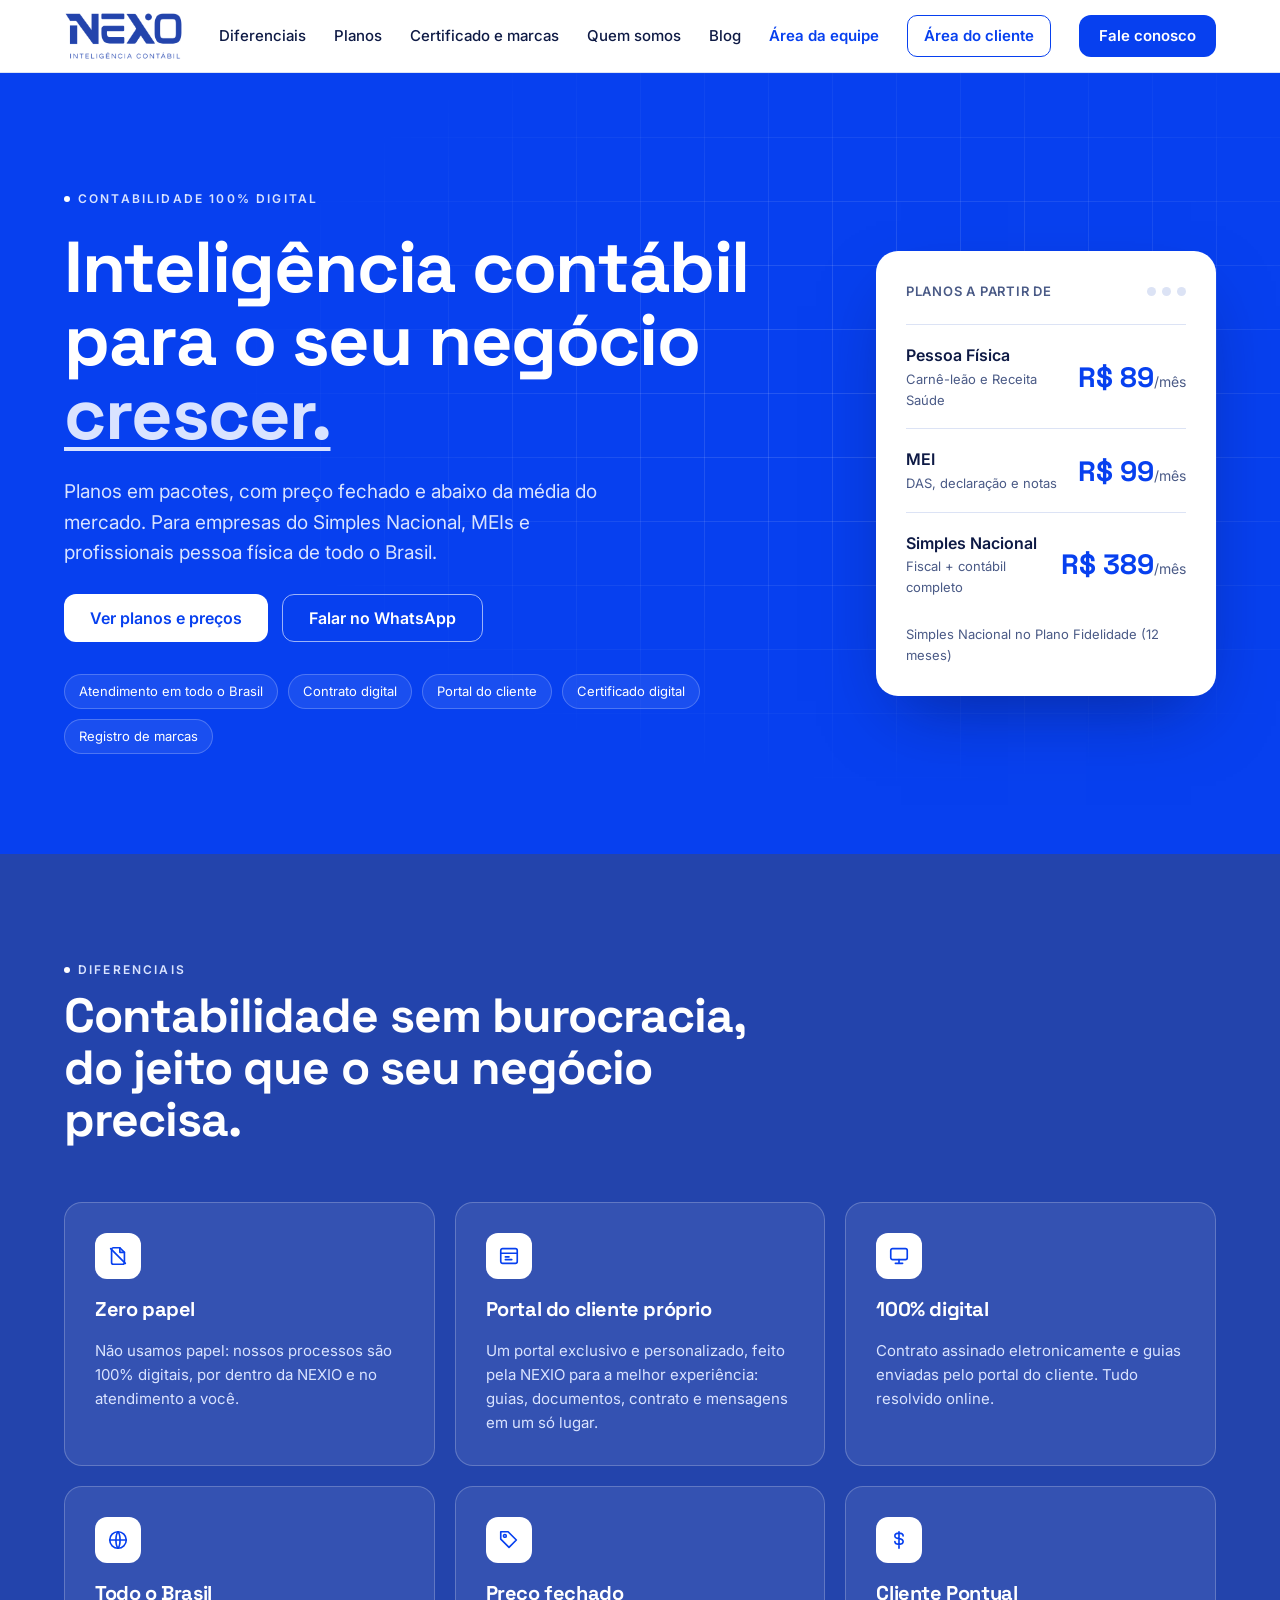
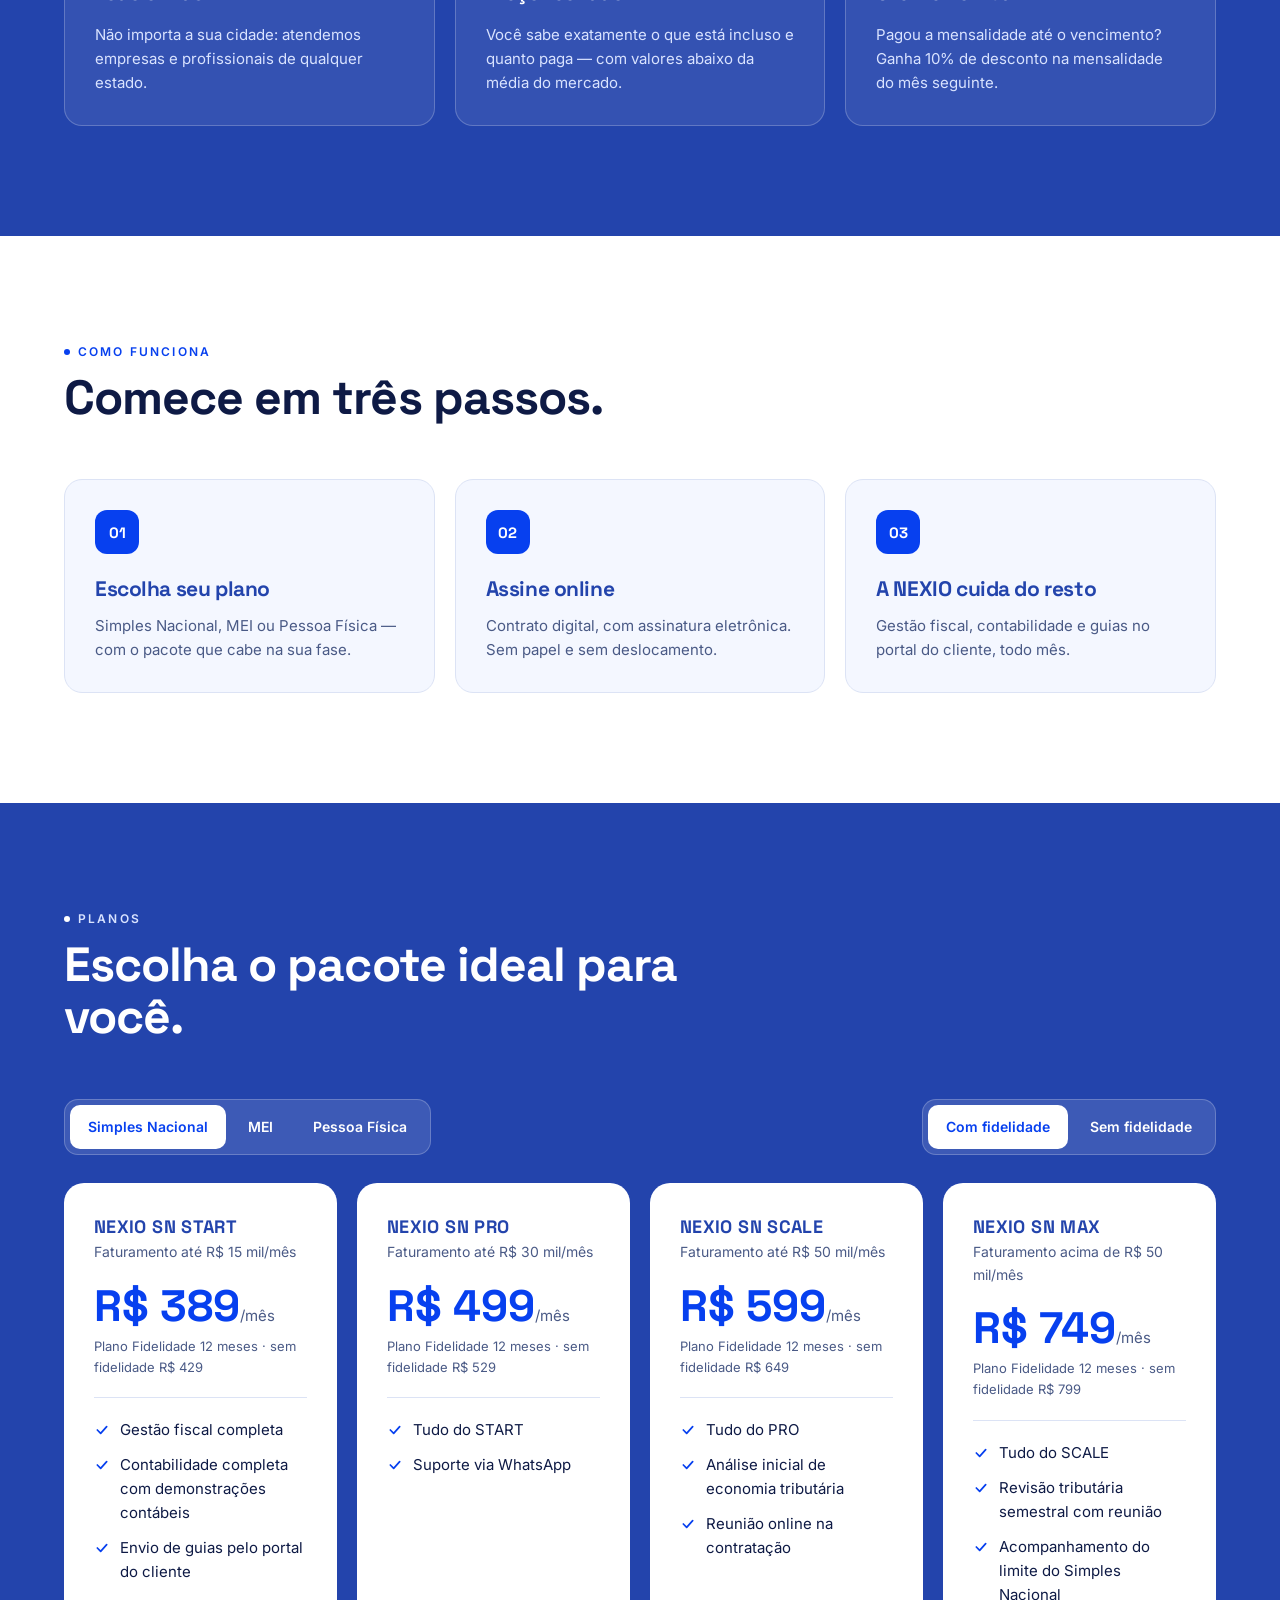
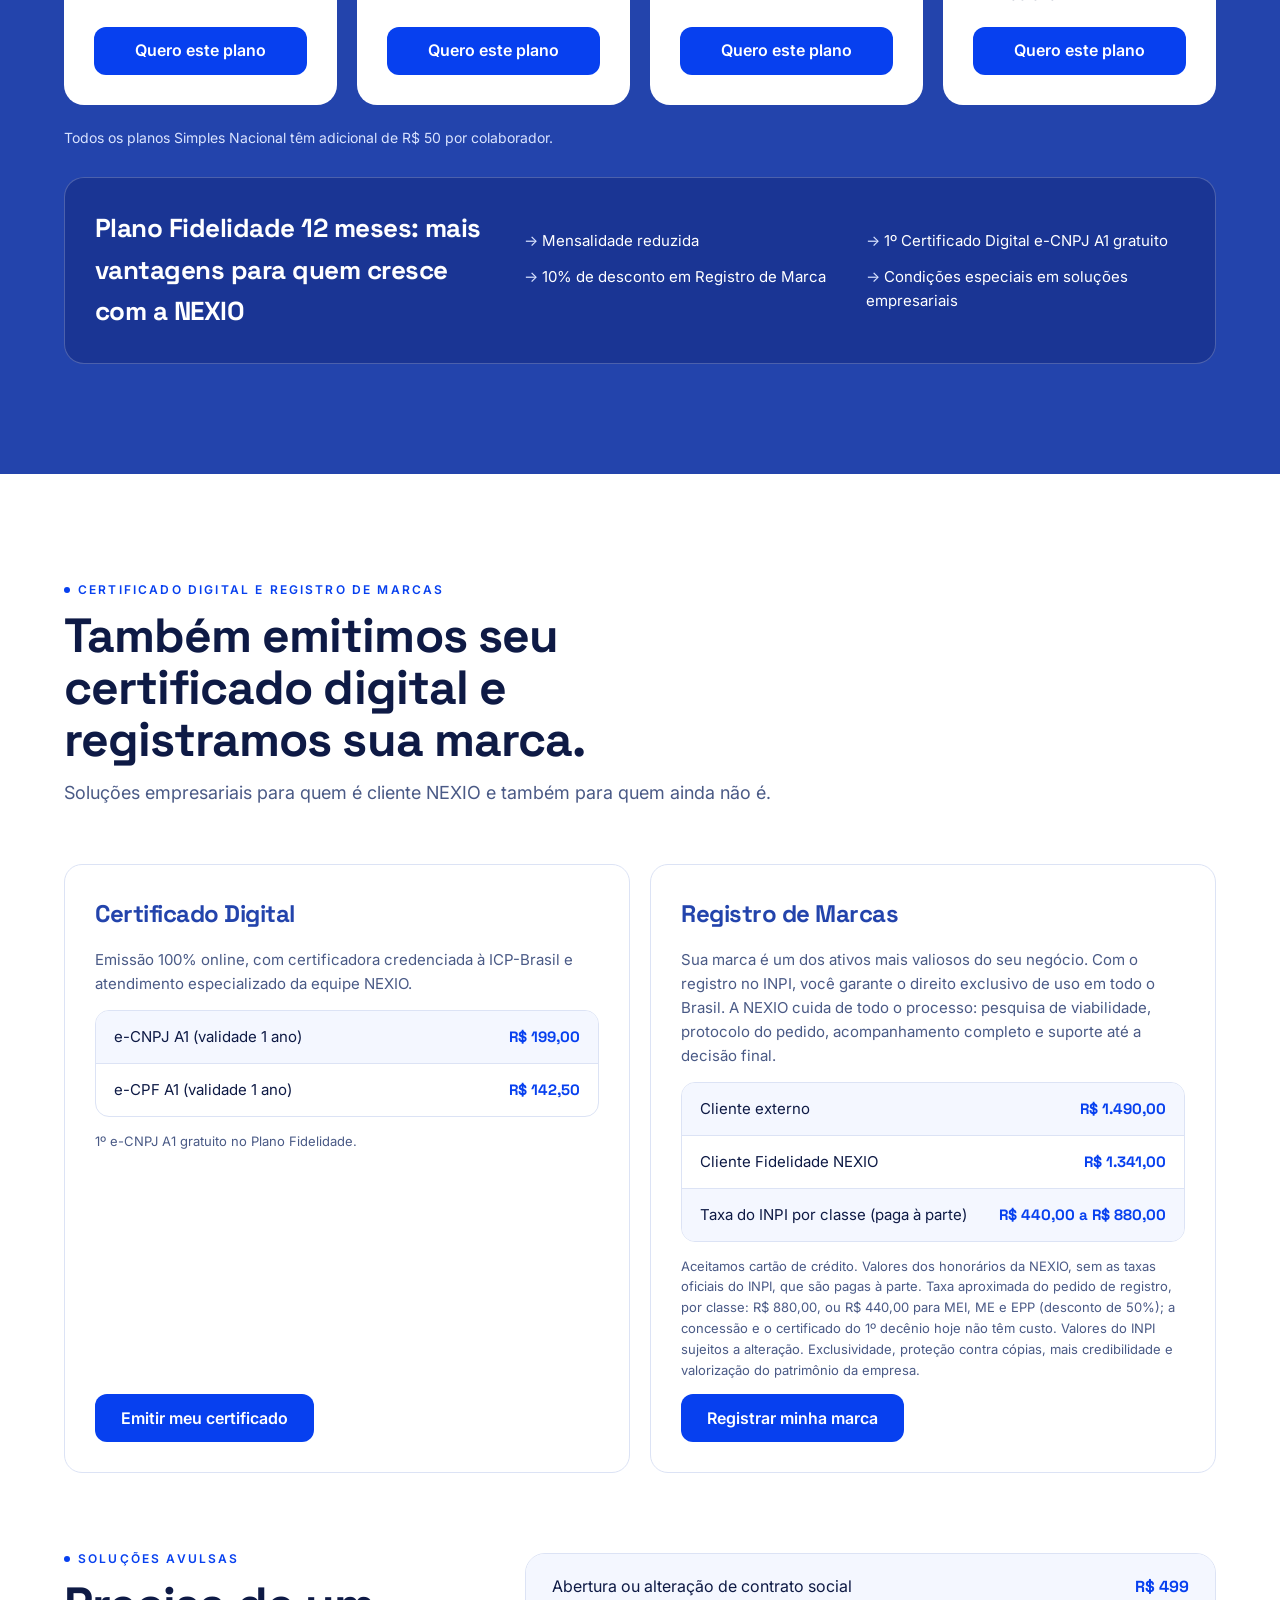
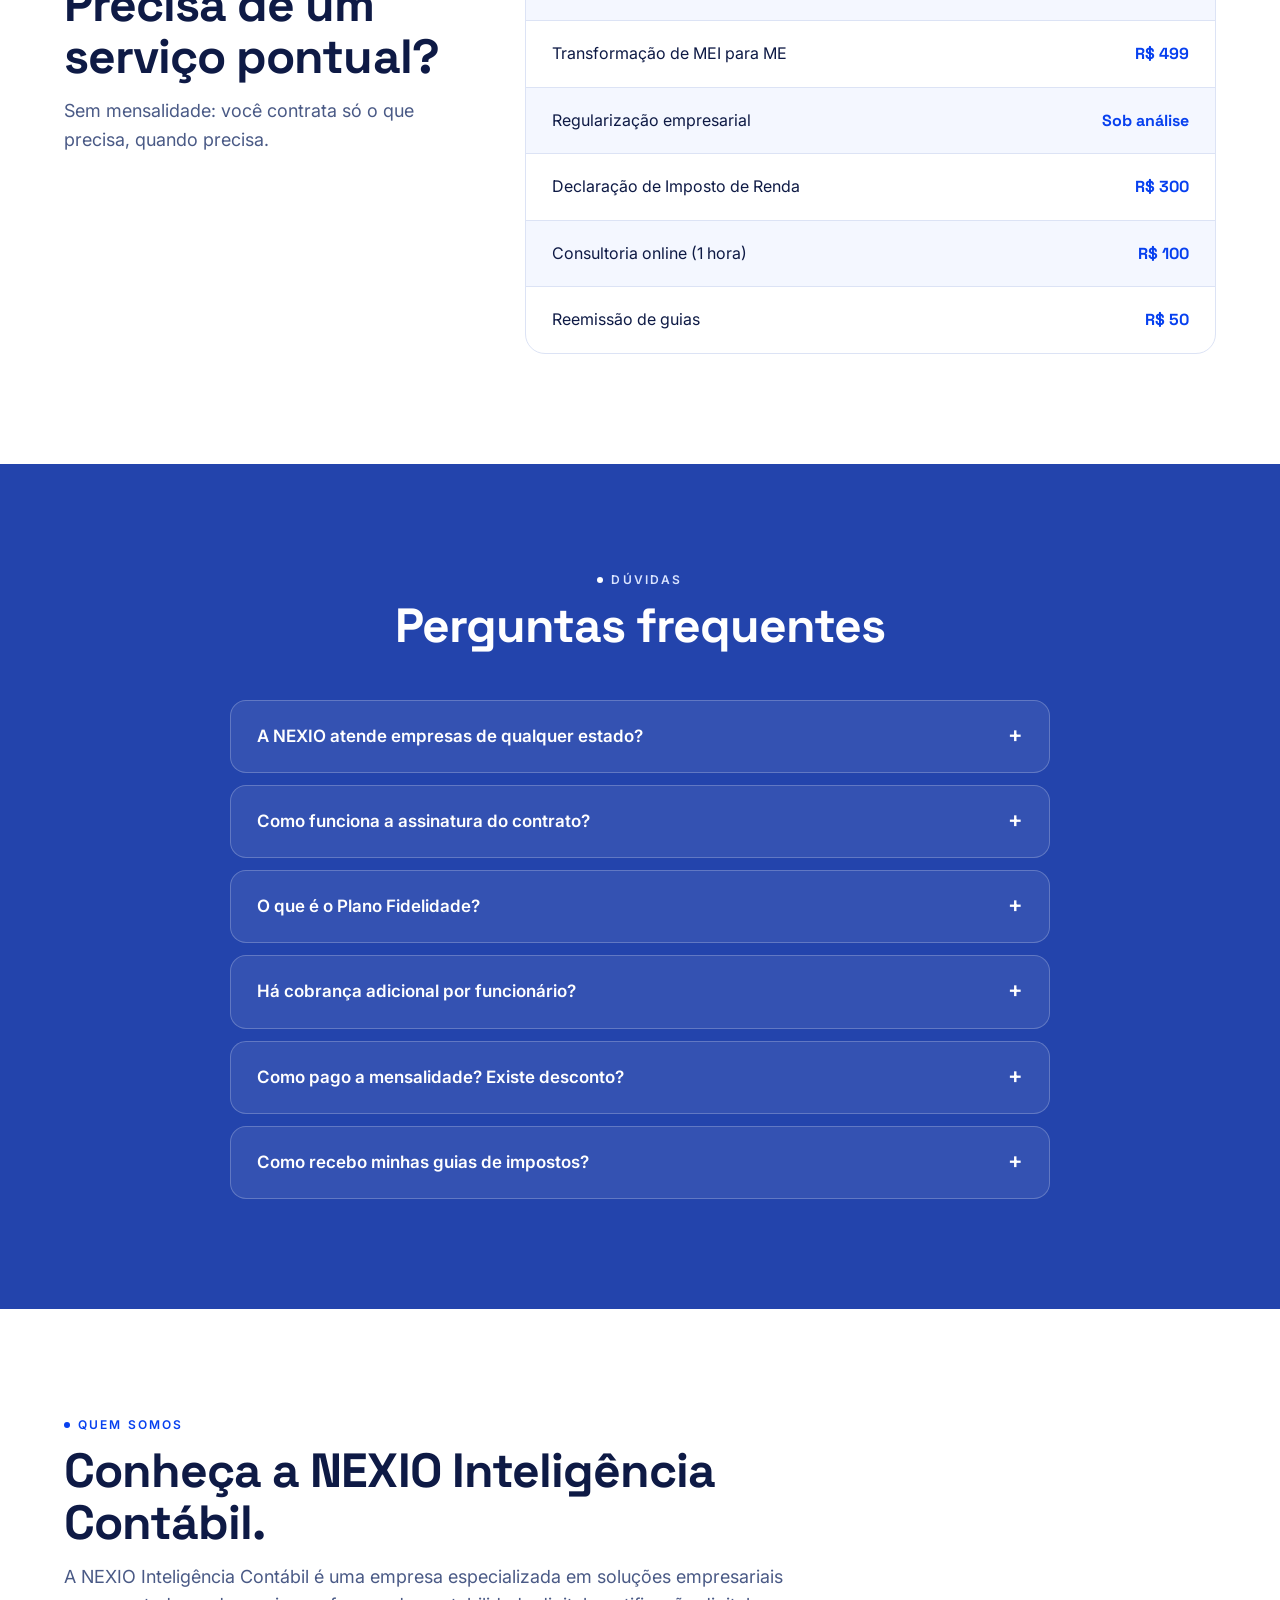
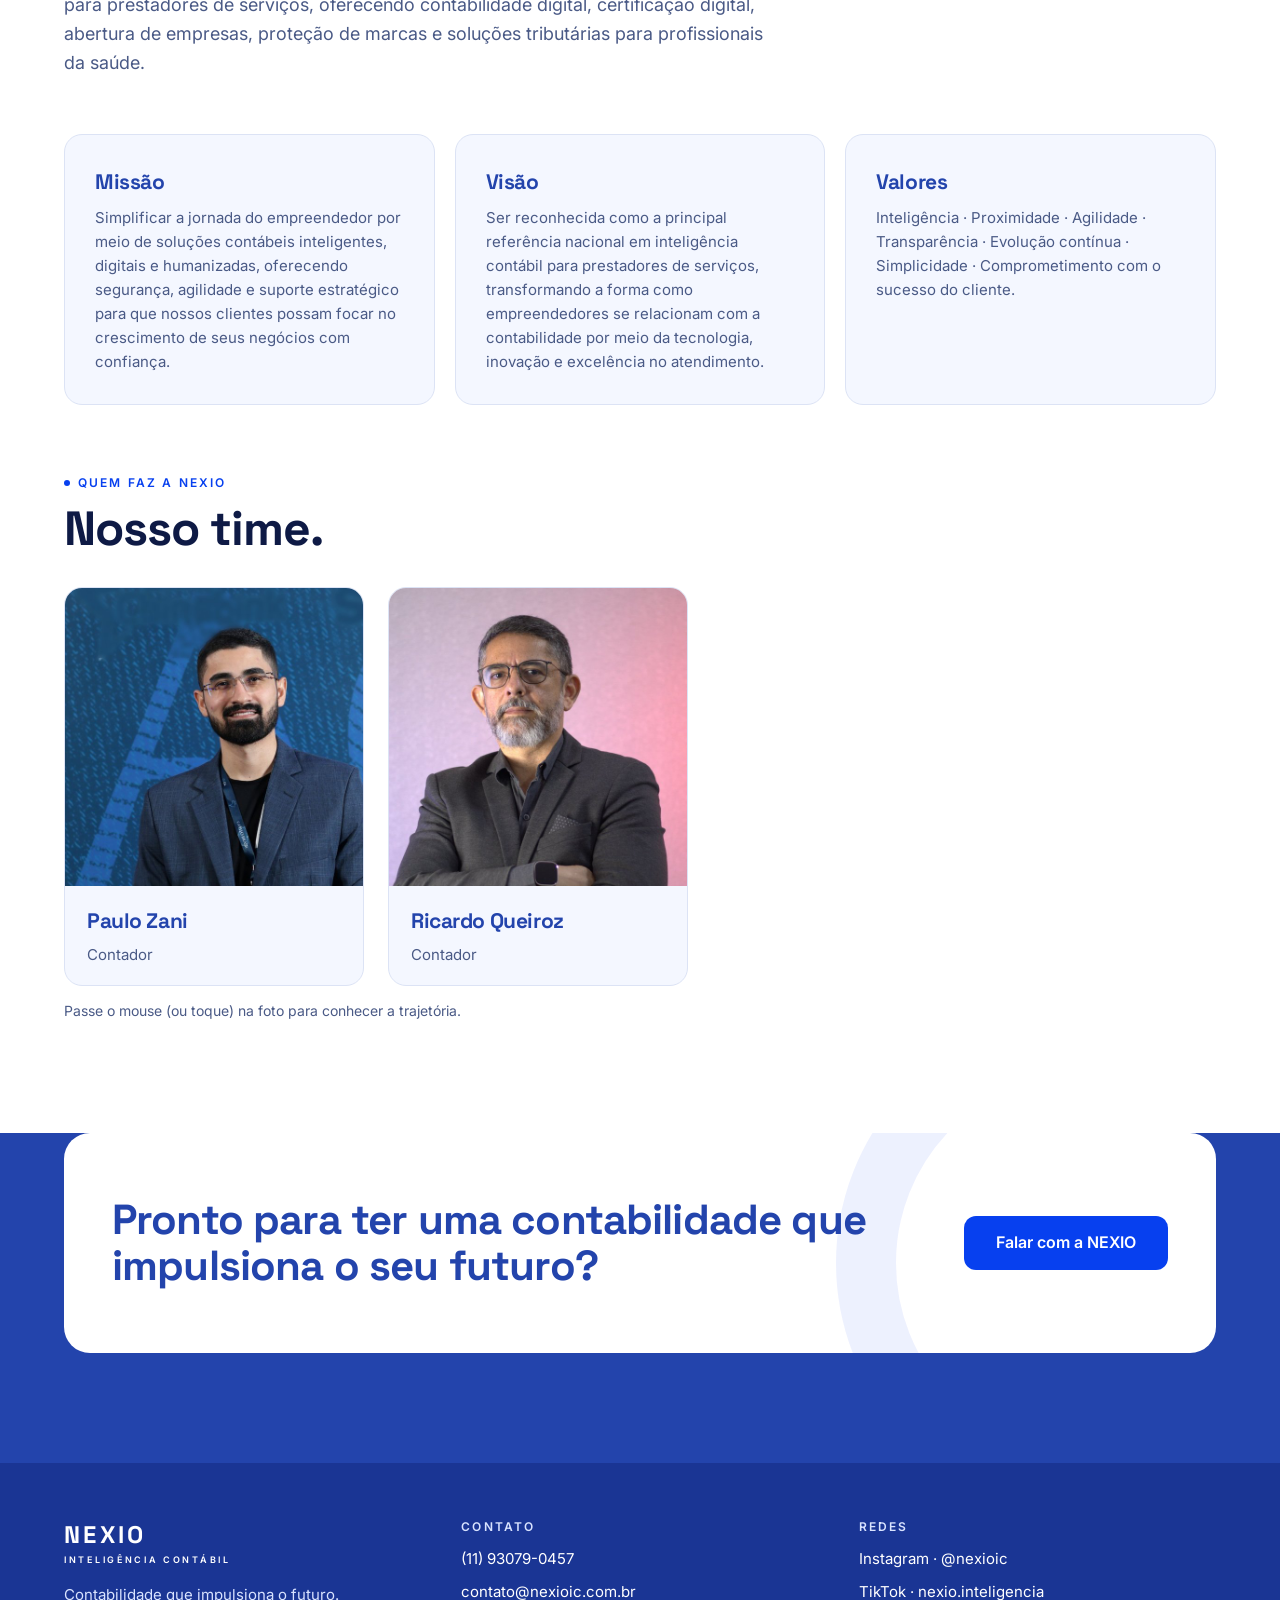
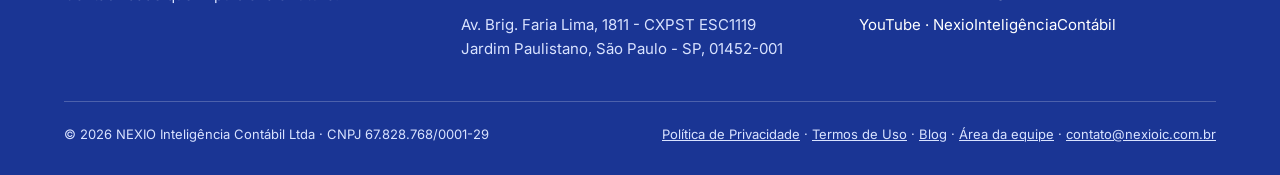
<file: index.html>
<!doctype html>
<html lang="pt-BR">
<head>
<meta charset="utf-8">
<script>if(/(access_token|error_description)=/.test(location.hash))location.replace("/portal/"+location.hash);</script>
<meta name="viewport" content="width=device-width, initial-scale=1">
<title>NEXIO Inteligência Contábil | Contabilidade 100% digital</title>
<meta name="description" content="Contabilidade 100% digital para empresas do Simples Nacional, MEIs e pessoas físicas em todo o Brasil. Planos com preço fechado a partir de R$ 89/mês.">
<meta name="theme-color" content="#0740EF">
<link rel="preconnect" href="https://fonts.googleapis.com">
<link rel="preconnect" href="https://fonts.gstatic.com" crossorigin>
<link href="https://fonts.googleapis.com/css2?family=Inter:wght@400;500;600&family=Space+Grotesk:wght@500;600;700&display=swap" rel="stylesheet">
<style>
:root{--blue:#0740EF;--blue2:#2344AC;--blue3:#1A3594;--white:#FFFFFF;--ink:#0E1A45;--soft:#D9E3FF;--line:rgba(255,255,255,.22);--lineL:#DCE3F5;--muted:#4A5A86}
*{box-sizing:border-box}
html{scroll-behavior:smooth}
body{margin:0;background:var(--blue2);color:#fff;font:400 16px/1.6 Inter,Arial,sans-serif;-webkit-font-smoothing:antialiased}
a{color:inherit}
h1,h2,h3{font-family:'Space Grotesk',Inter,sans-serif;margin:0;letter-spacing:-.02em}
.wrap{max-width:1200px;margin:0 auto;padding:0 24px}
.eyebrow{display:inline-flex;align-items:center;gap:8px;font:600 12px/1 Inter,sans-serif;letter-spacing:.18em;text-transform:uppercase;color:var(--soft)}
.eyebrow::before{content:"";width:6px;height:6px;border-radius:50%;background:#fff}
.light .eyebrow{color:var(--blue)}.light .eyebrow::before{background:var(--blue)}
.btn{display:inline-flex;align-items:center;justify-content:center;gap:8px;min-height:48px;padding:0 26px;border-radius:12px;font-weight:600;text-decoration:none;transition:transform .15s,background .15s}
.btn:hover{transform:translateY(-1px)}
.btn-primary{background:#fff;color:var(--blue)}
.btn-primary:hover{background:var(--soft)}
.btn-ghost{border:1.5px solid rgba(255,255,255,.6);color:#fff}
.btn-ghost:hover{background:rgba(255,255,255,.1)}
.light .btn-primary,.plan .btn-primary{background:var(--blue);color:#fff}
.light .btn-primary:hover,.plan .btn-primary:hover{background:var(--blue2)}
section{padding:110px 0}
.light{background:#fff;color:var(--ink)}
.sec-head{display:flex;flex-direction:column;gap:14px;max-width:720px;margin-bottom:56px}
.sec-head h2{font-size:clamp(32px,4vw,48px);line-height:1.08}
.sec-head p{margin:0;color:var(--soft);font-size:18px}
.light .sec-head p{color:var(--muted)}
header{position:sticky;top:0;z-index:20;background:#fff;border-bottom:1px solid var(--lineL);color:var(--ink)}
.nav{display:flex;align-items:center;justify-content:space-between;gap:20px;min-height:72px;flex-wrap:wrap}
.logo{display:flex;flex-direction:column;line-height:1;text-decoration:none;color:var(--blue2)}
.logo b{font:700 24px 'Space Grotesk',sans-serif;letter-spacing:.14em}
.logo small{font-size:9px;letter-spacing:.3em;margin-top:5px;font-weight:600}
.nav nav{display:flex;align-items:center;gap:28px;flex-wrap:wrap;font-size:15px;font-weight:500}
.nav nav a{text-decoration:none;color:var(--ink)}
.nav nav a:hover{color:var(--blue)}
.nav nav .team-link{color:var(--blue);font-weight:600}
.nav nav .client-link{border:1.5px solid var(--blue);color:var(--blue);border-radius:10px;padding:8px 16px;font-weight:600}
.nav nav .btn{background:var(--blue);color:#fff;min-height:42px;padding:0 20px}
.hero{position:relative;overflow:hidden;padding:120px 0 100px;background:var(--blue)}
.hero::before{content:"";position:absolute;inset:0;background-image:linear-gradient(rgba(255,255,255,.12) 1px,transparent 1px),linear-gradient(90deg,rgba(255,255,255,.12) 1px,transparent 1px);background-size:64px 64px;mask-image:radial-gradient(ellipse 70% 70% at 70% 40%,#000 20%,transparent 75%);-webkit-mask-image:radial-gradient(ellipse 70% 70% at 70% 40%,#000 20%,transparent 75%)}
.hero .wrap{position:relative;z-index:1;display:flex;flex-wrap:wrap;gap:56px;align-items:center}
.hero-copy{flex:999 1 540px;min-width:0;display:flex;flex-direction:column;gap:26px}
.hero h1{font-size:clamp(40px,6vw,72px);line-height:1.02;font-weight:700}
.hero h1 span{color:var(--soft);text-decoration:underline;text-decoration-thickness:4px;text-underline-offset:8px}
.hero-copy p{margin:0;font-size:19px;color:var(--soft);max-width:580px}
.hero-ctas{display:flex;flex-wrap:wrap;gap:14px}
.chips{display:flex;flex-wrap:wrap;gap:10px;margin-top:6px}
.chip{font-size:13px;color:#fff;border:1px solid var(--line);background:rgba(255,255,255,.08);border-radius:999px;padding:6px 14px}
.panel{flex:1 1 340px;min-width:0;background:#fff;color:var(--ink);border-radius:22px;padding:30px;box-shadow:0 30px 70px -25px rgba(10,20,80,.55)}
.panel-top{display:flex;justify-content:space-between;align-items:center;margin-bottom:22px}
.panel-top span{font-size:13px;color:var(--muted);font-weight:600;letter-spacing:.06em;text-transform:uppercase}
.dot{display:flex;gap:6px}.dot i{width:9px;height:9px;border-radius:50%;background:var(--lineL)}
.price-row{display:flex;justify-content:space-between;align-items:center;gap:16px;padding:18px 0;border-top:1px solid var(--lineL)}
.price-row div{display:flex;flex-direction:column;font-weight:600}
.price-row small{color:var(--muted);font-size:13px;font-weight:400}
.price-row strong{white-space:nowrap;font:700 28px 'Space Grotesk',sans-serif;color:var(--blue)}
.price-row strong em{font:400 14px Inter,sans-serif;color:var(--muted);font-style:normal}
.panel-foot{margin-top:8px;font-size:13px;color:var(--muted)}
.grid4{display:grid;grid-template-columns:repeat(auto-fit,minmax(300px,1fr));gap:20px}
.feat{background:rgba(255,255,255,.08);border:1px solid var(--line);border-radius:18px;padding:30px;display:flex;flex-direction:column;gap:14px}
.ico{width:46px;height:46px;border-radius:12px;display:grid;place-items:center;background:#fff}
.feat h3{font-size:20px}
.feat p{margin:0;color:var(--soft);font-size:15px}
.steps{display:grid;grid-template-columns:repeat(auto-fit,minmax(260px,1fr));gap:20px}
.step{padding:30px;border:1px solid var(--lineL);border-radius:18px;background:#F4F7FF}
.step b{display:inline-grid;place-items:center;width:44px;height:44px;border-radius:12px;background:var(--blue);color:#fff;font:700 15px 'Space Grotesk',sans-serif;margin-bottom:18px}
.step h3{font-size:21px;margin-bottom:8px;color:var(--blue2)}
.step p{margin:0;color:var(--muted);font-size:15px}
.controls{display:flex;flex-wrap:wrap;justify-content:space-between;gap:16px;margin-bottom:28px}
.seg{display:flex;flex-wrap:wrap;gap:4px;padding:5px;background:rgba(255,255,255,.12);border:1px solid var(--line);border-radius:14px}
.seg button{border:0;background:transparent;color:#fff;font:600 14px Inter,sans-serif;padding:0 18px;min-height:44px;border-radius:10px;cursor:pointer}
.seg button[aria-pressed="true"]{background:#fff;color:var(--blue)}
.plans{display:grid;grid-template-columns:repeat(auto-fit,minmax(250px,1fr));gap:20px}
.plan{background:#fff;color:var(--ink);border-radius:20px;padding:30px;display:flex;flex-direction:column;gap:20px}
.plan h3{font-size:18px;letter-spacing:.02em;color:var(--blue2)}
.plan .range{font-size:14px;color:var(--muted)}
.plan .price{font:700 44px/1 'Space Grotesk',sans-serif;color:var(--blue)}
.plan .price em{font:400 15px Inter,sans-serif;color:var(--muted);font-style:normal}
.plan .note{font-size:13px;color:var(--muted);margin-top:8px}
.plan ul{list-style:none;margin:0;padding:20px 0 0;border-top:1px solid var(--lineL);display:flex;flex-direction:column;gap:11px;flex-grow:1}
.plan li{display:flex;gap:10px;font-size:15px}
.plan li svg{flex-shrink:0;margin-top:4px}
.plan .btn{width:100%}
.foot-note{margin:22px 0 0;color:var(--soft);font-size:14px}
.fid{margin-top:28px;display:flex;flex-wrap:wrap;gap:28px;align-items:center;padding:30px;border-radius:20px;border:1px solid var(--line);background:var(--blue3)}
.fid h3{font-size:26px;flex:1 1 280px}
.fid ul{flex:2 1 420px;list-style:none;margin:0;padding:0;display:grid;grid-template-columns:repeat(auto-fit,minmax(210px,1fr));gap:12px 24px;font-size:15px}
.fid li::before{content:"→ ";color:var(--soft)}
.split{display:flex;flex-wrap:wrap;gap:56px}
.split>div:first-child{flex:1 1 320px}
.list{flex:2 1 520px;min-width:0;border:1px solid var(--lineL);border-radius:20px;overflow:hidden}
.row{display:flex;justify-content:space-between;gap:16px;padding:20px 26px;border-bottom:1px solid var(--lineL);font-size:16px}
.row:last-child{border-bottom:0}
.row:nth-child(odd){background:#F4F7FF}
.row strong{font-family:'Space Grotesk',sans-serif;color:var(--blue);white-space:nowrap}
.faq{max-width:820px;margin:0 auto;display:flex;flex-direction:column;gap:12px}
details{background:rgba(255,255,255,.08);border:1px solid var(--line);border-radius:16px;padding:22px 26px}
details[open]{background:#fff;color:var(--ink)}
summary{cursor:pointer;list-style:none;font-weight:600;font-size:17px;display:flex;justify-content:space-between;gap:16px}
summary::-webkit-details-marker{display:none}
summary::after{content:"+";font-size:22px;line-height:1}
details[open] summary::after{content:"–";color:var(--blue)}
details p{margin:12px 0 0;color:var(--muted)}
.cta{padding:0 0 110px}
.cta-box{border-radius:26px;padding:64px 48px;background:#fff;color:var(--blue2);display:flex;flex-wrap:wrap;align-items:center;justify-content:space-between;gap:32px;position:relative;overflow:hidden}
.cta-box::after{content:"";position:absolute;right:-120px;top:-120px;width:380px;height:380px;border-radius:50%;border:60px solid rgba(7,64,239,.07)}
.cta-box h2{font-size:clamp(28px,3.4vw,42px);line-height:1.1;flex:1 1 460px;position:relative;z-index:1}
.cta-box .btn{background:var(--blue);color:#fff;position:relative;z-index:1;min-height:54px;padding:0 32px}
footer{background:var(--blue3);padding:56px 0 30px}
.fcols{display:flex;flex-wrap:wrap;gap:40px;justify-content:space-between;margin-bottom:40px}
.fcols>div{display:flex;flex-direction:column;gap:9px;font-size:15px;flex:1 1 220px}
.fcols h4{margin:0 0 4px;font:600 12px Inter,sans-serif;letter-spacing:.18em;color:var(--soft)}
.fcols a{text-decoration:none;color:#fff}
.fcols a:hover{text-decoration:underline}
.fcols span{color:var(--soft)}
footer .logo{color:#fff}
.legal{border-top:1px solid var(--line);padding-top:22px;display:flex;flex-wrap:wrap;justify-content:space-between;gap:12px;font-size:13px;color:var(--soft)}
@media(max-width:640px){section{padding:80px 0}.hero{padding:80px 0 70px}.cta-box{padding:44px 28px}.nav nav{gap:18px}}

.svc .step{display:flex;flex-direction:column;gap:14px;background:#fff}.svc .step h3{font-size:24px;margin:0}.svc .step .btn{margin-top:auto;align-self:flex-start;width:auto}.list.mini{flex:none;border-radius:14px}.list.mini .row{padding:14px 18px;font-size:15px}.svc .note{font-size:13px}
.team{display:grid;grid-template-columns:repeat(auto-fit,minmax(240px,300px));gap:24px}.member{margin:0;border:1px solid var(--lineL);border-radius:18px;overflow:hidden;background:#F4F7FF}.member img{display:block;width:100%;height:auto;aspect-ratio:1/1;object-fit:cover}.member figcaption{padding:18px 22px!important}.member .ph{position:relative;overflow:hidden}.member{cursor:pointer;outline:none}.traj{position:absolute;inset:0;background:rgba(14,26,69,.9);color:#fff;padding:22px;display:flex;flex-direction:column;justify-content:center;gap:8px;opacity:0;transition:opacity .25s;font-size:14px;line-height:1.5}.traj b{font:600 12px Inter,sans-serif;letter-spacing:.16em;text-transform:uppercase;color:#D9E3FF}.traj p{margin:0;color:#fff}.member:hover .traj,.member:focus .traj,.member:focus-within .traj{opacity:1}.member:focus-visible{box-shadow:0 0 0 3px var(--blue)}.team-hint{margin:14px 0 0;color:var(--muted);font-size:14px}.member figcaption{padding:0}.member h3{font-size:21px;color:var(--blue2);margin:0 0 4px}.member span{color:var(--muted);font-size:15px}
</style>
<link rel="icon" href="/favicon.ico" sizes="any">
<link rel="icon" type="image/png" sizes="192x192" href="/assets/favicon-192.png">
<link rel="icon" type="image/png" sizes="96x96" href="/assets/favicon-96.png">
<link rel="icon" type="image/png" sizes="48x48" href="/assets/favicon-48.png">
<link rel="icon" type="image/png" sizes="32x32" href="/assets/favicon-32.png">
<link rel="canonical" href="https://nexioic.com.br/">
<meta property="og:type" content="website">
<meta property="og:site_name" content="NEXIO Inteligência Contábil">
<meta property="og:title" content="NEXIO Inteligência Contábil | Contabilidade 100% digital">
<meta property="og:description" content="Contabilidade 100% digital para empresas do Simples Nacional, MEIs e pessoas físicas em todo o Brasil.">
<meta property="og:url" content="https://nexioic.com.br/">
<meta property="og:image" content="https://nexioic.com.br/assets/icone-nexio-512.png">
<script type="application/ld+json">{"@context":"https://schema.org","@type":"Organization","name":"NEXIO Inteligência Contábil","legalName":"NEXIO INTELIGÊNCIA CONTÁBIL LTDA","url":"https://nexioic.com.br/","logo":"https://nexioic.com.br/assets/icone-nexio-512.png","email":"contato@nexioic.com.br","telephone":"+55-11-93079-0457","taxID":"67.828.768/0001-29","address":{"@type":"PostalAddress","streetAddress":"Av. Brig. Faria Lima, 1811 - CXPST ESC1119","addressLocality":"São Paulo","addressRegion":"SP","postalCode":"01452-001","addressCountry":"BR"}}</script>
<link rel="apple-touch-icon" href="/assets/apple-touch-icon.png">
</head>
<body>

<header>
<div class="wrap nav">
<a href="#inicio" class="logo"><img src="/assets/logo-nexio.png" alt="NEXIO Inteligência Contábil" style="height:48px;display:block"></a>
<nav aria-label="Principal">
<a href="#diferenciais">Diferenciais</a>
<a href="#planos">Planos</a>
<a href="#certificado">Certificado e marcas</a>
<a href="#historia">Quem somos</a>
<a href="/blog/">Blog</a>
<a href="/equipe/" class="team-link">Área da equipe</a>
<a href="/portal/" class="client-link">Área do cliente</a>
<a href="https://wa.me/5511930790457" class="btn btn-primary">Fale conosco</a>
</nav>
</div>
</header>

<main>
<section class="hero" id="inicio">
<div class="wrap">
<div class="hero-copy">
<span class="eyebrow">Contabilidade 100% digital</span>
<h1>Inteligência contábil para o seu negócio <span>crescer.</span></h1>
<p>Planos em pacotes, com preço fechado e abaixo da média do mercado. Para empresas do Simples Nacional, MEIs e profissionais pessoa física de todo o Brasil.</p>
<div class="hero-ctas">
<a href="#planos" class="btn btn-primary">Ver planos e preços</a>
<a href="https://wa.me/5511930790457" class="btn btn-ghost">Falar no WhatsApp</a>
</div>
<div class="chips"><span class="chip">Atendimento em todo o Brasil</span><span class="chip">Contrato digital</span><span class="chip">Portal do cliente</span><a class="chip" href="#certificado" style="color:inherit;text-decoration:none">Certificado digital</a><a class="chip" href="#certificado" style="color:inherit;text-decoration:none">Registro de marcas</a></div>
</div>
<div class="panel" aria-label="Preços iniciais">
<div class="panel-top"><span>Planos a partir de</span><div class="dot" aria-hidden="true"><i></i><i></i><i></i></div></div>
<div class="price-row"><div><span>Pessoa Física</span><small>Carnê-leão e Receita Saúde</small></div><strong>R$ 89<em>/mês</em></strong></div>
<div class="price-row"><div><span>MEI</span><small>DAS, declaração e notas</small></div><strong>R$ 99<em>/mês</em></strong></div>
<div class="price-row"><div><span>Simples Nacional</span><small>Fiscal + contábil completo</small></div><strong>R$ 389<em>/mês</em></strong></div>
<div class="panel-foot">Simples Nacional no Plano Fidelidade (12 meses)</div>
</div>
</div>
</section>

<section id="diferenciais">
<div class="wrap">
<div class="sec-head"><span class="eyebrow">Diferenciais</span><h2>Contabilidade sem burocracia, do jeito que o seu negócio precisa.</h2></div>
<div class="grid4">
<div class="feat"><div class="ico"><svg width="22" height="22" viewBox="0 0 24 24" fill="none" stroke="#0740EF" stroke-width="1.8" stroke-linecap="round" stroke-linejoin="round" aria-hidden="true"><path d="M14 3H7a2 2 0 0 0-2 2v14a2 2 0 0 0 2 2h10a2 2 0 0 0 2-2V8z"/><path d="M14 3v5h5"/><path d="M4 4l16 16"/></svg></div><h3>Zero papel</h3><p>Não usamos papel: nossos processos são 100% digitais, por dentro da NEXIO e no atendimento a você.</p></div>
<div class="feat"><div class="ico"><svg width="22" height="22" viewBox="0 0 24 24" fill="none" stroke="#0740EF" stroke-width="1.8" stroke-linecap="round" stroke-linejoin="round" aria-hidden="true"><rect x="3" y="4" width="18" height="16" rx="2"/><path d="M3 9h18M8 13h4M8 16h7"/></svg></div><h3>Portal do cliente próprio</h3><p>Um portal exclusivo e personalizado, feito pela NEXIO para a melhor experiência: guias, documentos, contrato e mensagens em um só lugar.</p></div>
<div class="feat"><div class="ico"><svg width="22" height="22" viewBox="0 0 24 24" fill="none" stroke="#0740EF" stroke-width="1.8" stroke-linecap="round" stroke-linejoin="round" aria-hidden="true"><rect x="3" y="4" width="18" height="12" rx="2"/><path d="M8 20h8M12 16v4"/></svg></div><h3>100% digital</h3><p>Contrato assinado eletronicamente e guias enviadas pelo portal do cliente. Tudo resolvido online.</p></div>
<div class="feat"><div class="ico"><svg width="22" height="22" viewBox="0 0 24 24" fill="none" stroke="#0740EF" stroke-width="1.8" stroke-linecap="round" stroke-linejoin="round" aria-hidden="true"><circle cx="12" cy="12" r="9"/><path d="M3 12h18M12 3c3 3.2 3 14.8 0 18M12 3c-3 3.2-3 14.8 0 18"/></svg></div><h3>Todo o Brasil</h3><p>Não importa a sua cidade: atendemos empresas e profissionais de qualquer estado.</p></div>
<div class="feat"><div class="ico"><svg width="22" height="22" viewBox="0 0 24 24" fill="none" stroke="#0740EF" stroke-width="1.8" stroke-linecap="round" stroke-linejoin="round" aria-hidden="true"><path d="M20 12l-8 8-9-9V3h8z"/><circle cx="7.5" cy="7.5" r="1.5"/></svg></div><h3>Preço fechado</h3><p>Você sabe exatamente o que está incluso e quanto paga — com valores abaixo da média do mercado.</p></div>
<div class="feat"><div class="ico"><svg width="22" height="22" viewBox="0 0 24 24" fill="none" stroke="#0740EF" stroke-width="1.8" stroke-linecap="round" stroke-linejoin="round" aria-hidden="true"><path d="M12 3v18M16.5 7.5c0-1.7-2-3-4.5-3s-4.5 1.3-4.5 3 2 2.6 4.5 3 4.5 1.4 4.5 3.2-2 3-4.5 3-4.5-1.3-4.5-3"/></svg></div><h3>Cliente Pontual</h3><p>Pagou a mensalidade até o vencimento? Ganha 10% de desconto na mensalidade do mês seguinte.</p></div>
</div>
</div>
</section>


<section class="light">
<div class="wrap">
<div class="sec-head"><span class="eyebrow">Como funciona</span><h2>Comece em três passos.</h2></div>
<div class="steps">
<div class="step"><b>01</b><h3>Escolha seu plano</h3><p>Simples Nacional, MEI ou Pessoa Física — com o pacote que cabe na sua fase.</p></div>
<div class="step"><b>02</b><h3>Assine online</h3><p>Contrato digital, com assinatura eletrônica. Sem papel e sem deslocamento.</p></div>
<div class="step"><b>03</b><h3>A NEXIO cuida do resto</h3><p>Gestão fiscal, contabilidade e guias no portal do cliente, todo mês.</p></div>
</div>
</div>
</section>

<section id="planos">
<div class="wrap">
<div class="sec-head"><span class="eyebrow">Planos</span><h2>Escolha o pacote ideal para você.</h2></div>
<div class="controls">
<div class="seg" role="group" aria-label="Categoria de plano" id="tabs"></div>
<div class="seg" role="group" aria-label="Modalidade" id="fid"></div>
</div>
<div class="plans" id="plans"></div>
<p class="foot-note" id="footnote"></p>
<div class="fid" id="fidbox">
<h3>Plano Fidelidade 12 meses: mais vantagens para quem cresce com a NEXIO</h3>
<ul><li>Mensalidade reduzida</li><li>1º Certificado Digital e-CNPJ A1 gratuito</li><li>10% de desconto em Registro de Marca</li><li>Condições especiais em soluções empresariais</li></ul>
</div>
</div>
</section>

<section id="avulsos" class="light">
<div class="wrap" id="certificado">
<div class="sec-head"><span class="eyebrow">Certificado digital e registro de marcas</span><h2>Também emitimos seu certificado digital e registramos sua marca.</h2><p>Soluções empresariais para quem é cliente NEXIO e também para quem ainda não é.</p></div>
<div class="steps svc">
<div class="step"><h3>Certificado Digital</h3><p>Emissão 100% online, com certificadora credenciada à ICP-Brasil e atendimento especializado da equipe NEXIO.</p>
<div class="list mini"><div class="row"><span>e-CNPJ A1 (validade 1 ano)</span><strong>R$ 199,00</strong></div><div class="row"><span>e-CPF A1 (validade 1 ano)</span><strong>R$ 142,50</strong></div></div>
<p class="note">1º e-CNPJ A1 gratuito no Plano Fidelidade.</p>
<a href="https://wa.me/5511930790457?text=Ol%C3%A1!%20Quero%20emitir%20um%20certificado%20digital." class="btn btn-primary">Emitir meu certificado</a></div>
<div class="step"><h3>Registro de Marcas</h3><p>Sua marca é um dos ativos mais valiosos do seu negócio. Com o registro no INPI, você garante o direito exclusivo de uso em todo o Brasil. A NEXIO cuida de todo o processo: pesquisa de viabilidade, protocolo do pedido, acompanhamento completo e suporte até a decisão final.</p>
<div class="list mini"><div class="row"><span>Cliente externo</span><strong>R$ 1.490,00</strong></div><div class="row"><span>Cliente Fidelidade NEXIO</span><strong>R$ 1.341,00</strong></div><div class="row"><span>Taxa do INPI por classe (paga à parte)</span><strong>R$ 440,00 a R$ 880,00</strong></div></div>
<p class="note">Aceitamos cartão de crédito. Valores dos honorários da NEXIO, sem as taxas oficiais do INPI, que são pagas à parte. Taxa aproximada do pedido de registro, por classe: R$ 880,00, ou R$ 440,00 para MEI, ME e EPP (desconto de 50%); a concessão e o certificado do 1º decênio hoje não têm custo. Valores do INPI sujeitos a alteração. Exclusividade, proteção contra cópias, mais credibilidade e valorização do patrimônio da empresa.</p>
<a href="https://wa.me/5511930790457?text=Ol%C3%A1!%20Quero%20registrar%20minha%20marca." class="btn btn-primary">Registrar minha marca</a></div>
</div>
</div>
<div class="wrap split" style="margin-top:80px">
<div class="sec-head" style="margin:0"><span class="eyebrow">Soluções avulsas</span><h2>Precisa de um serviço pontual?</h2><p>Sem mensalidade: você contrata só o que precisa, quando precisa.</p></div>
<div class="list">
<div class="row"><span>Abertura ou alteração de contrato social</span><strong>R$ 499</strong></div>
<div class="row"><span>Transformação de MEI para ME</span><strong>R$ 499</strong></div>
<div class="row"><span>Regularização empresarial</span><strong>Sob análise</strong></div>
<div class="row"><span>Declaração de Imposto de Renda</span><strong>R$ 300</strong></div>
<div class="row"><span>Consultoria online (1 hora)</span><strong>R$ 100</strong></div>
<div class="row"><span>Reemissão de guias</span><strong>R$ 50</strong></div>
</div>
</div>
</section>

<section id="duvidas">
<div class="wrap">
<div class="sec-head" style="margin:0 auto 48px;text-align:center;align-items:center"><span class="eyebrow">Dúvidas</span><h2>Perguntas frequentes</h2></div>
<div class="faq">
<details><summary>A NEXIO atende empresas de qualquer estado?</summary><p>Sim. Somos uma contabilidade 100% digital e atendemos clientes em todo o Brasil.</p></details>
<details><summary>Como funciona a assinatura do contrato?</summary><p>O contrato é assinado eletronicamente, sem necessidade de ir a um escritório ou reconhecer firma.</p></details>
<details><summary>O que é o Plano Fidelidade?</summary><p>É a opção de 12 meses dos planos Simples Nacional: mensalidade menor, 1º certificado digital e-CNPJ A1 gratuito, 10% de desconto em Registro de Marca e condições especiais em soluções empresariais.</p></details>
<details><summary>Há cobrança adicional por funcionário?</summary><p>Nos planos Simples Nacional, R$ 50 por colaborador. No MEI PRO, R$ 25 por colaborador. Os demais planos não têm adicional.</p></details>
<details><summary>Como pago a mensalidade? Existe desconto?</summary><p>A mensalidade é paga por boleto ou PIX, disponíveis no portal do cliente. Com o Programa Cliente Pontual, quem paga até o vencimento ganha 10% de desconto na mensalidade do mês seguinte.</p></details>
<details><summary>Como recebo minhas guias de impostos?</summary><p>As guias são enviadas pelo portal do cliente, onde você acessa tudo de forma organizada.</p></details>
</div>
</div>
</section>

<section id="historia" class="light">
<div class="wrap">
<div class="sec-head"><span class="eyebrow">Quem somos</span><h2>Conheça a NEXIO Inteligência Contábil.</h2><p>A NEXIO Inteligência Contábil é uma empresa especializada em soluções empresariais para prestadores de serviços, oferecendo contabilidade digital, certificação digital, abertura de empresas, proteção de marcas e soluções tributárias para profissionais da saúde.</p></div>
<div class="steps">
<div class="step"><h3>Missão</h3><p>Simplificar a jornada do empreendedor por meio de soluções contábeis inteligentes, digitais e humanizadas, oferecendo segurança, agilidade e suporte estratégico para que nossos clientes possam focar no crescimento de seus negócios com confiança.</p></div>
<div class="step"><h3>Visão</h3><p>Ser reconhecida como a principal referência nacional em inteligência contábil para prestadores de serviços, transformando a forma como empreendedores se relacionam com a contabilidade por meio da tecnologia, inovação e excelência no atendimento.</p></div>
<div class="step"><h3>Valores</h3><p>Inteligência · Proximidade · Agilidade · Transparência · Evolução contínua · Simplicidade · Comprometimento com o sucesso do cliente.</p></div>
</div>
<div class="sec-head" style="margin:72px 0 32px"><span class="eyebrow">Quem faz a NEXIO</span><h2>Nosso time.</h2></div>
<div class="team">
<figure class="member" tabindex="0"><div class="ph"><img src="/assets/equipe/paulo.jpg" alt="Paulo Zani, contador da NEXIO" loading="lazy" width="640" height="640"><div class="traj"><b>Trajetória</b><p>Formado em Contabilidade no Amazonas, em 2023, com pós-graduação em Controladoria e Finanças.</p><p>Vasta experiência na área empresarial: compras, licitações, supervisão de vendas, almoxarifado e outras.</p><p>Facilidade com tecnologia e desenvolvimento.</p></div></div><figcaption><h3>Paulo Zani</h3><span>Contador</span></figcaption></figure>
<figure class="member" tabindex="0"><div class="ph"><img src="/assets/equipe/ricardo.jpg" alt="Ricardo Queiroz, contador da NEXIO" loading="lazy" width="640" height="640"><div class="traj"><b>Trajetória</b><p>Formado em Contabilidade no Amazonas, em 2022, com pós-graduação em Controladoria e Finanças.</p><p>20 anos de experiência em banco, em financiamento, gerência comercial e finanças, e 14 anos em contabilidade.</p><p>Contador com experiência consolidada e domínio da legislação brasileira.</p></div></div><figcaption><h3>Ricardo Queiroz</h3><span>Contador</span></figcaption></figure>
</div>
<p class="team-hint">Passe o mouse (ou toque) na foto para conhecer a trajetória.</p>
</div>
</section>

<section class="cta">
<div class="wrap">
<div class="cta-box">
<h2>Pronto para ter uma contabilidade que impulsiona o seu futuro?</h2>
<a href="https://wa.me/5511930790457" class="btn">Falar com a NEXIO</a>
</div>
</div>
</section>
</main>

<footer>
<div class="wrap">
<div class="fcols">
<div><a href="#inicio" class="logo"><b>NEXIO</b><small>INTELIGÊNCIA CONTÁBIL</small></a><span style="margin-top:10px">Contabilidade que impulsiona o futuro.</span></div>
<div><h4>CONTATO</h4><a href="https://wa.me/5511930790457">(11) 93079-0457</a><a href="mailto:contato@nexioic.com.br">contato@nexioic.com.br</a><span>Av. Brig. Faria Lima, 1811 - CXPST ESC1119<br>Jardim Paulistano, São Paulo - SP, 01452-001</span></div>
<div><h4>REDES</h4><a href="https://instagram.com/nexioic">Instagram · @nexioic</a><a href="https://www.tiktok.com/@nexio.inteligencia">TikTok · nexio.inteligencia</a><a href="https://www.youtube.com/results?search_query=NexioInteligenciaContabil">YouTube · NexioInteligênciaContábil</a></div>
</div>
<div class="legal"><span>© 2026 NEXIO Inteligência Contábil Ltda · CNPJ 67.828.768/0001-29</span><span><a href="/privacidade/">Política de Privacidade</a> · <a href="/termos/">Termos de Uso</a> · <a href="/blog/">Blog</a> · <a href="/equipe/">Área da equipe</a> · <a href="mailto:contato@nexioic.com.br">contato@nexioic.com.br</a></span></div>
</div>
</footer>

<script>
(function(){
var cat='sn',fid=true,WA='https://wa.me/5511930790457';
var SN=[['NEXIO SN START','Faturamento até R$ 15 mil/mês',389,429,['Gestão fiscal completa','Contabilidade completa com demonstrações contábeis','Envio de guias pelo portal do cliente']],
['NEXIO SN PRO','Faturamento até R$ 30 mil/mês',499,529,['Tudo do START','Suporte via WhatsApp']],
['NEXIO SN SCALE','Faturamento até R$ 50 mil/mês',599,649,['Tudo do PRO','Análise inicial de economia tributária','Reunião online na contratação']],
['NEXIO SN MAX','Faturamento acima de R$ 50 mil/mês',749,799,['Tudo do SCALE','Revisão tributária semestral com reunião','Acompanhamento do limite do Simples Nacional']]];
var MEI=[['NEXIO MEI START','Para o microempreendedor individual','R$ 99','Valor único mensal',['DAS mensal','Declaração anual','Emissão de 1 nota fiscal por mês']],
['NEXIO MEI PRO','Para o MEI que emite mais notas','R$ 149','Valor único mensal',['DAS mensal','Declaração anual','Suporte via WhatsApp','Emissão de 5 notas fiscais por mês']]];
var PF=[['NEXIO PF ESSENTIAL','Para profissionais autônomos','R$ 89','Valor único mensal',['Apuração mensal do carnê-leão','Emissão de DARF','Emissão de 1 recibo no Receita Saúde']],
['NEXIO PF PREMIUM','Para quem quer o IR organizado o ano todo','R$ 189','Valor único mensal',['Tudo do ESSENTIAL','Orientação para organizar os documentos do IRPF','Emissão de 10 recibos no Receita Saúde','30% de desconto na Declaração de IRPF']]];
var NOTE={sn:'Todos os planos Simples Nacional têm adicional de R$ 50 por colaborador.',mei:'O plano MEI PRO tem adicional de R$ 25 por colaborador.',pf:'Recibo adicional no Receita Saúde: R$ 10 cada. Planos mensais sem fidelidade, com cancelamento mediante aviso de 30 dias.'};
var CHECK='<svg width="16" height="16" viewBox="0 0 24 24" fill="none" stroke="#0740EF" stroke-width="2.6" stroke-linecap="round" stroke-linejoin="round" aria-hidden="true"><path d="M5 12l5 5 9-10"/></svg>';
function btn(label,on,fn){var b=document.createElement('button');b.type='button';b.textContent=label;b.setAttribute('aria-pressed',on);b.onclick=fn;return b;}
function card(p){return '<article class="plan"><div><h3>'+p.name+'</h3><div class="range">'+p.range+'</div></div><div><div class="price">'+p.price+'<em>/mês</em></div><div class="note">'+p.note+'</div></div><ul>'+p.items.map(function(t){return '<li>'+CHECK+'<span>'+t+'</span></li>';}).join('')+'</ul><a href="'+WA+'" class="btn btn-primary">Quero este plano</a></article>';}
function render(){
var tabs=document.getElementById('tabs');tabs.innerHTML='';
[['sn','Simples Nacional'],['mei','MEI'],['pf','Pessoa Física']].forEach(function(t){tabs.appendChild(btn(t[1],t[0]===cat,function(){cat=t[0];render();}));});
var f=document.getElementById('fid');f.innerHTML='';f.style.display=cat==='sn'?'flex':'none';
[[true,'Com fidelidade'],[false,'Sem fidelidade']].forEach(function(o){f.appendChild(btn(o[1],o[0]===fid,function(){fid=o[0];render();}));});
var list=cat==='sn'?SN.map(function(p){return {name:p[0],range:p[1],items:p[4],price:'R$ '+(fid?p[2]:p[3]),note:fid?'Plano Fidelidade 12 meses · sem fidelidade R$ '+p[3]:'Sem fidelidade · com fidelidade R$ '+p[2]};})
:(cat==='mei'?MEI:PF).map(function(p){return {name:p[0],range:p[1],price:p[2],note:p[3],items:p[4]};});
document.getElementById('plans').innerHTML=list.map(card).join('');
document.getElementById('footnote').textContent=NOTE[cat];
document.getElementById('fidbox').style.display=cat==='sn'?'flex':'none';}
render();})();
</script>
</body>
</html>
</file>
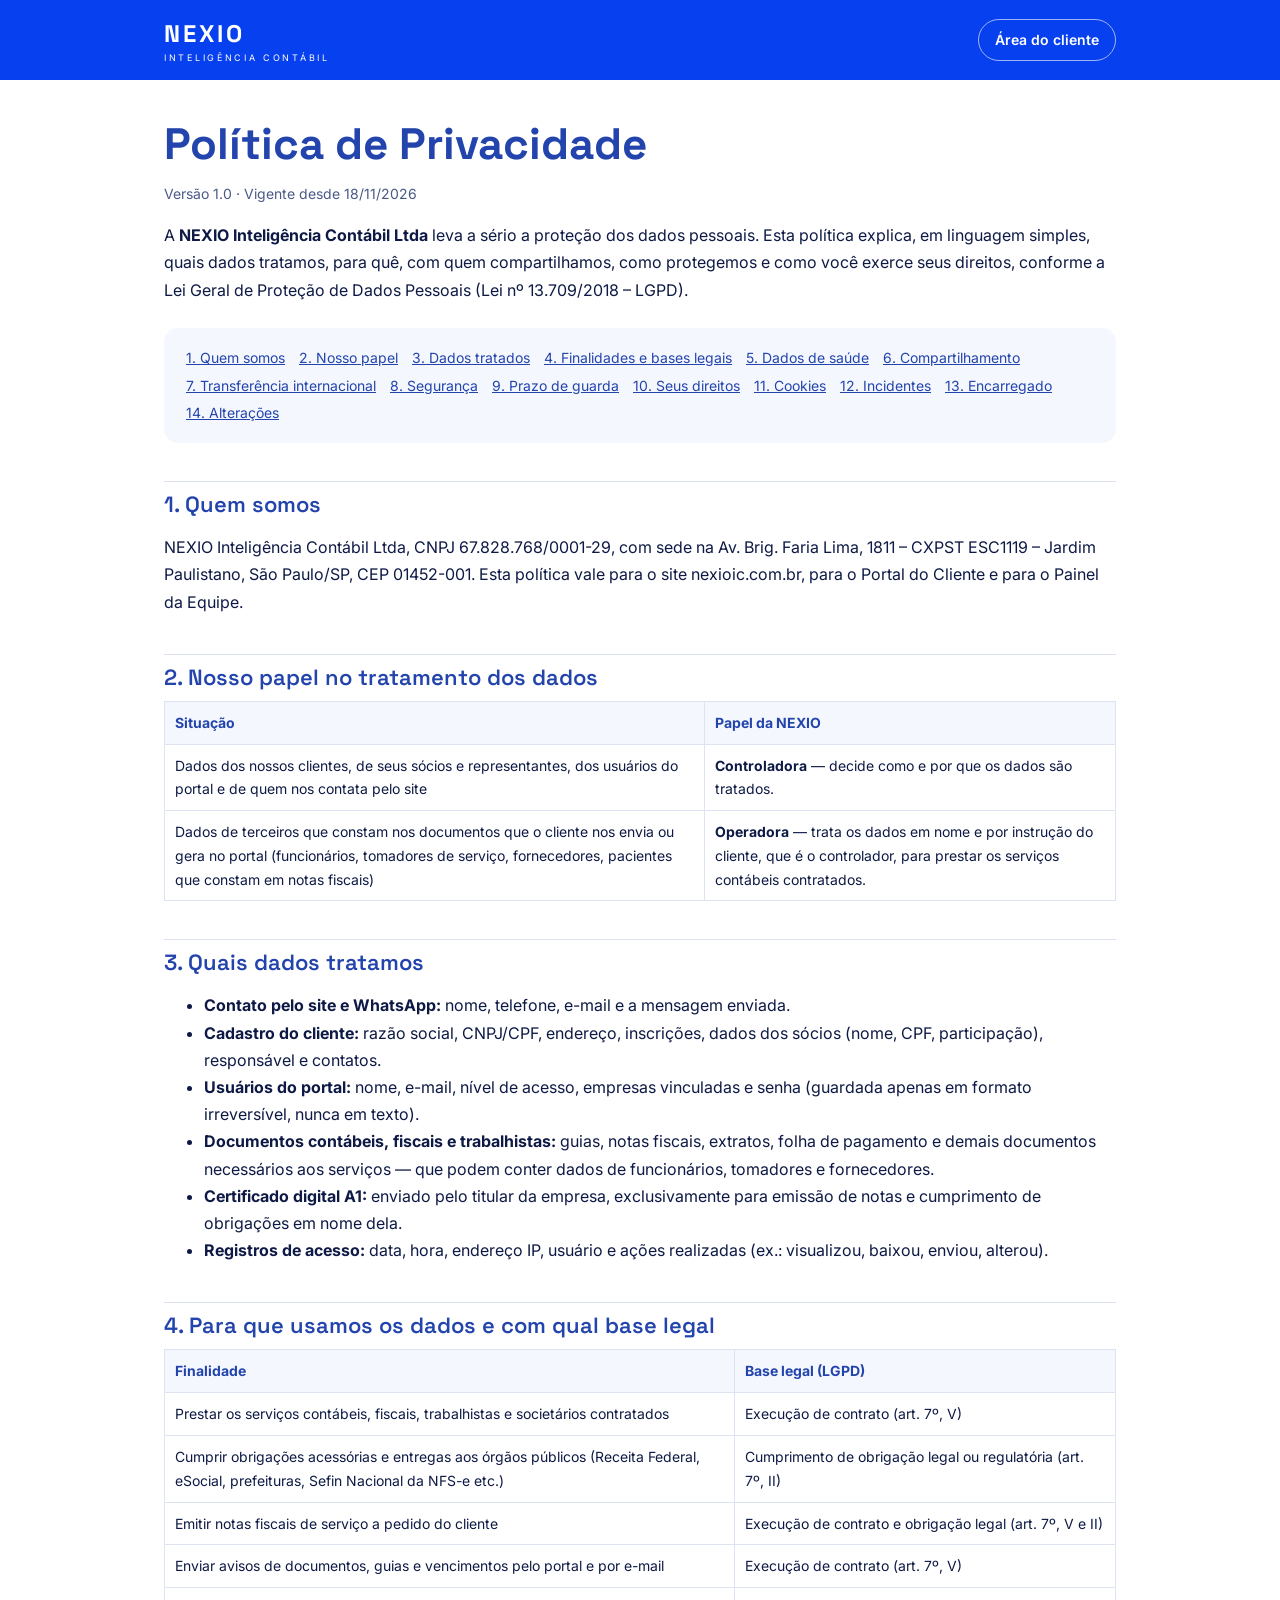
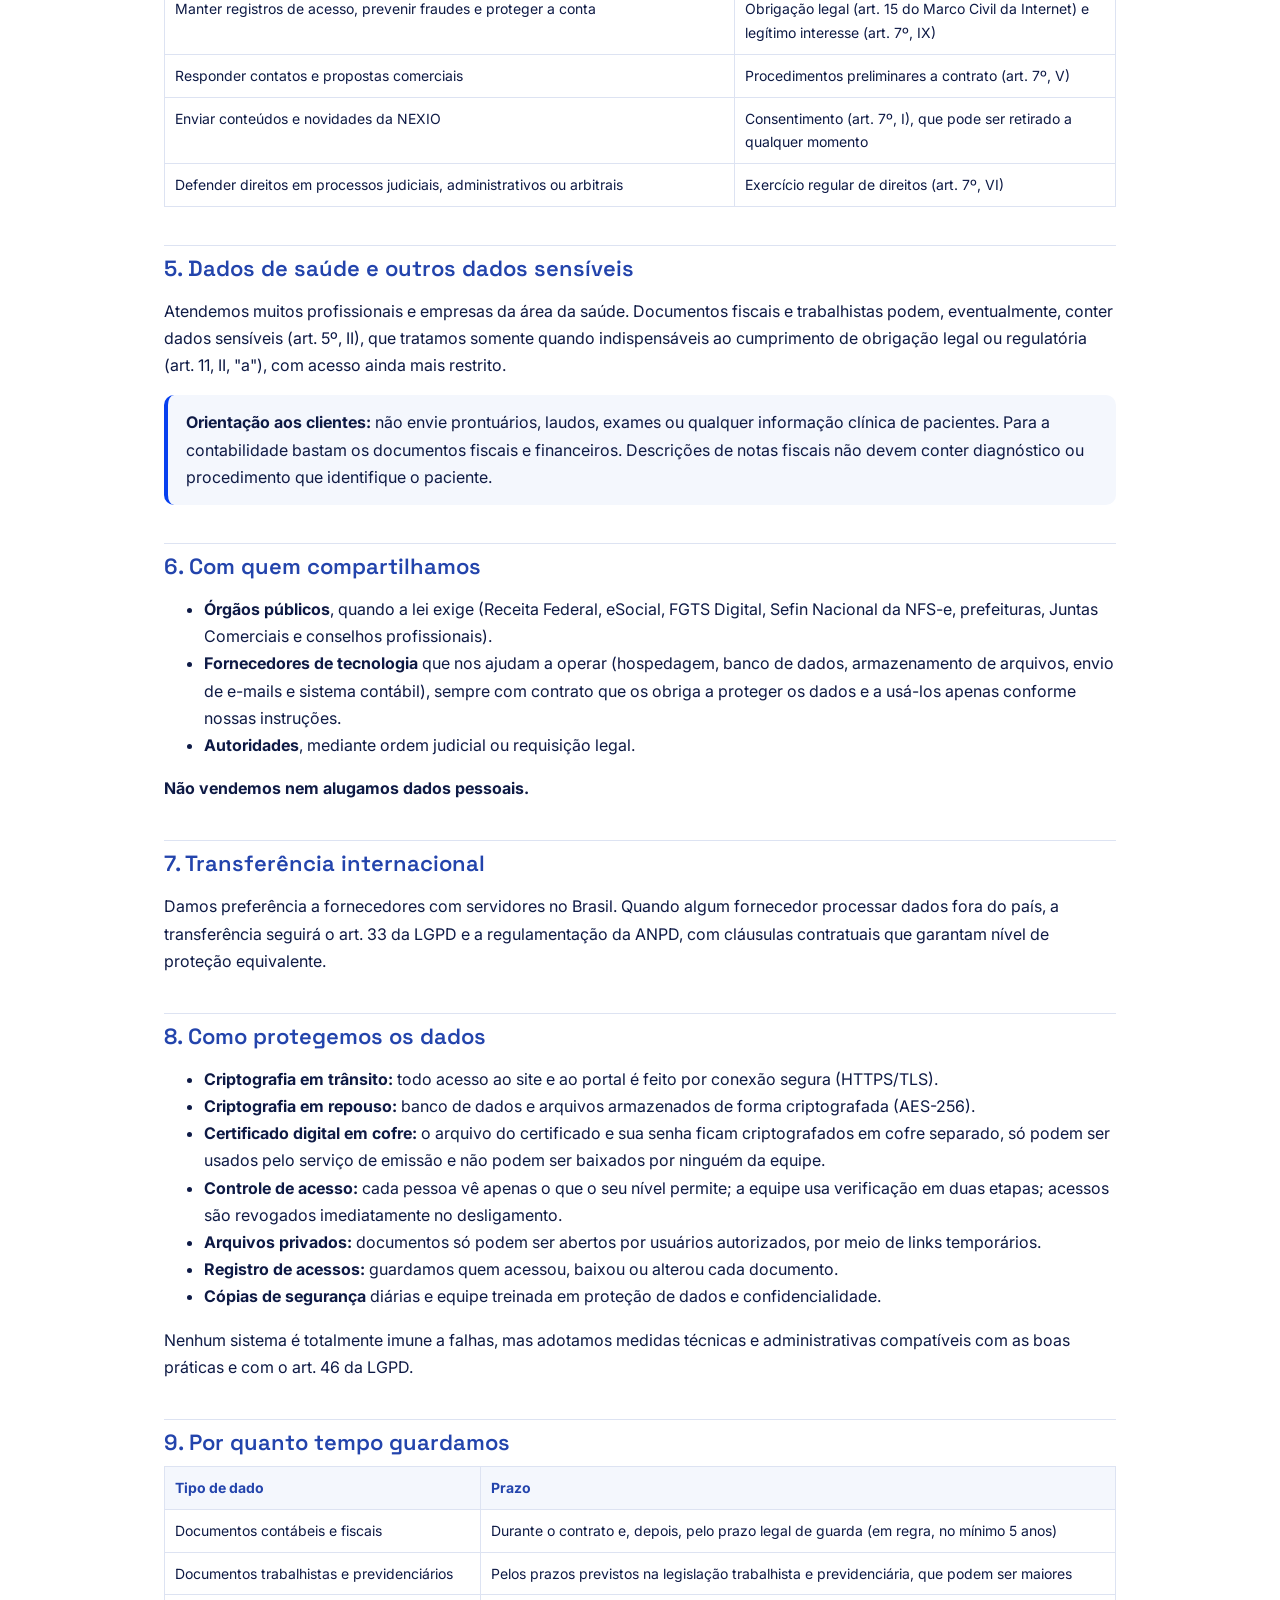
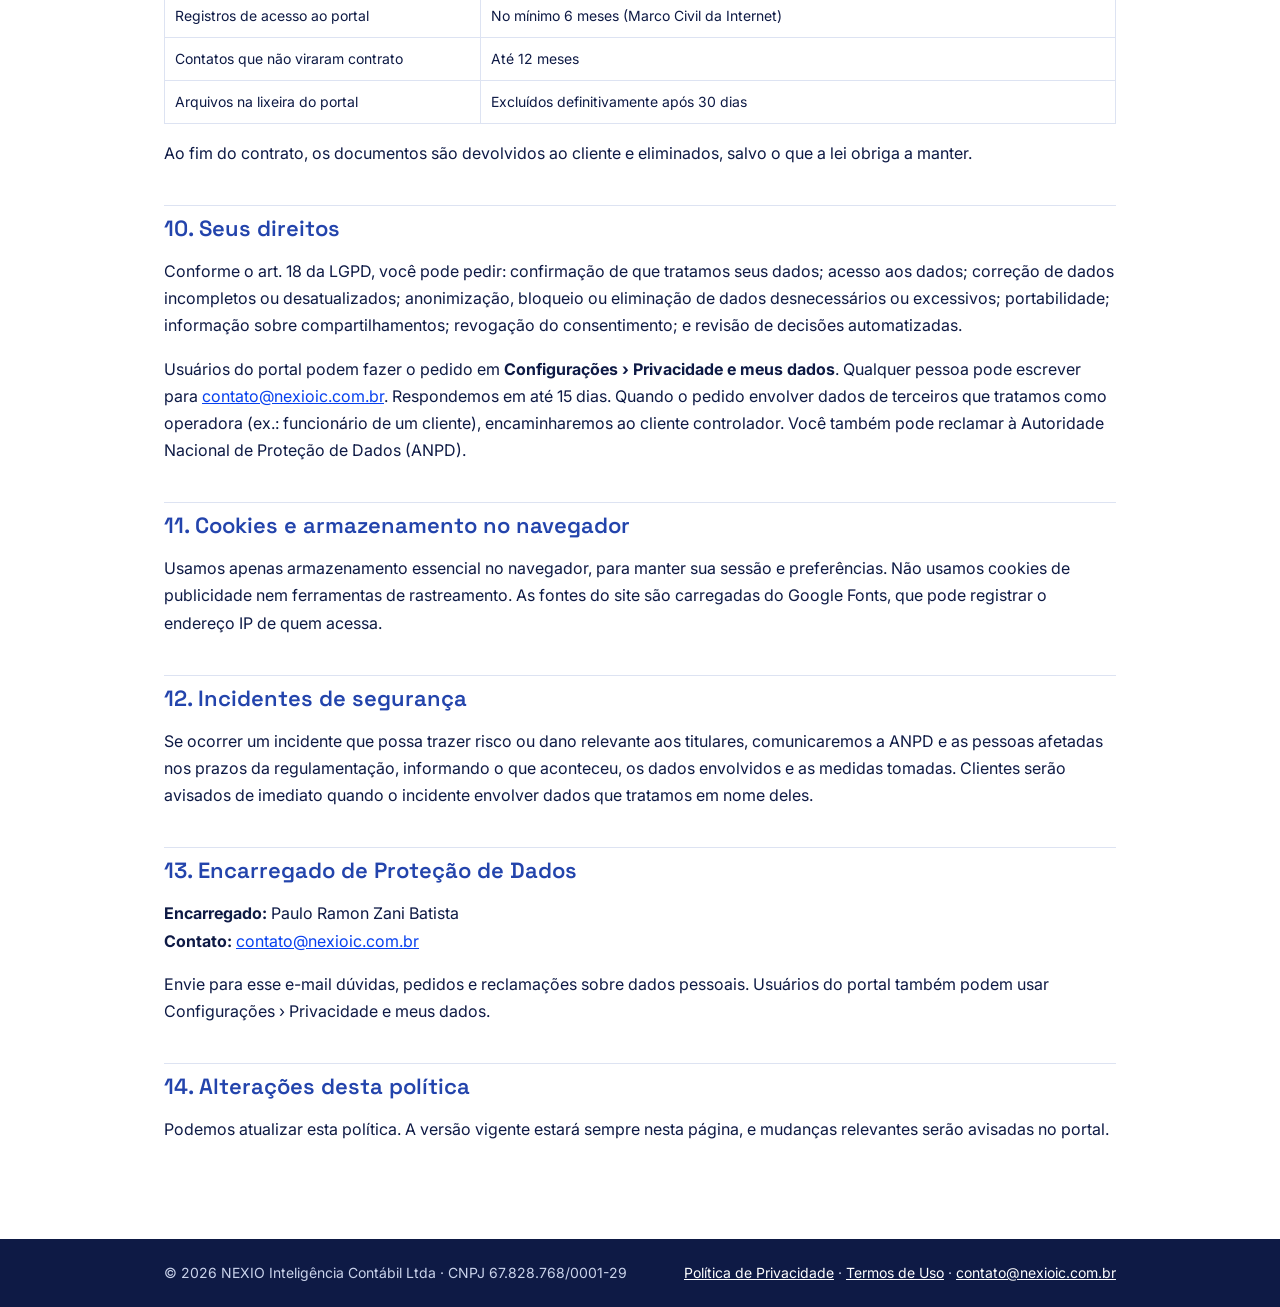
<file: privacidade/index.html>
<!DOCTYPE html>
<html lang="pt-BR">
<head>
<meta charset="UTF-8">
<meta name="viewport" content="width=device-width, initial-scale=1">
<meta name="referrer" content="strict-origin-when-cross-origin">
<title>Política de Privacidade · NEXIO Inteligência Contábil</title>
<link rel="preconnect" href="https://fonts.googleapis.com">
<link rel="preconnect" href="https://fonts.gstatic.com" crossorigin>
<link href="https://fonts.googleapis.com/css2?family=Inter:wght@400;500;600&family=Space+Grotesk:wght@500;600;700&display=swap" rel="stylesheet">
<style>
:root{--blue:#0740EF;--blue2:#2344AC;--ink:#0E1A45;--muted:#4A5A86;--line:#DDE3F2;--soft:#F4F7FD}
*{box-sizing:border-box}body{margin:0;font:16px/1.7 Inter,system-ui,sans-serif;color:var(--ink);background:#fff}
header{background:var(--blue);color:#fff}header .w{display:flex;justify-content:space-between;align-items:center;padding:18px 24px;max-width:1000px;margin:auto}
.logo{color:#fff;text-decoration:none;display:flex;flex-direction:column;line-height:1}.logo b{font:700 24px 'Space Grotesk',Inter,sans-serif;letter-spacing:.12em}.logo small{font-size:9px;letter-spacing:.3em;margin-top:4px}
header a.bt{color:#fff;border:1px solid rgba(255,255,255,.6);padding:8px 16px;border-radius:999px;text-decoration:none;font-weight:600;font-size:14px}
main{max-width:1000px;margin:auto;padding:40px 24px 80px}h1{font:700 clamp(30px,5vw,44px)/1.1 'Space Grotesk',Inter,system-ui,sans-serif;color:var(--blue2);margin:0 0 8px}
h2{font:600 22px 'Space Grotesk',Inter,system-ui,sans-serif;color:var(--blue2);margin:38px 0 8px;padding-top:8px;border-top:1px solid var(--line)}h3{font-size:17px;margin:20px 0 4px}
.meta{color:var(--muted);font-size:14px}nav.toc{background:var(--soft);border-radius:14px;padding:16px 22px;margin:24px 0}nav.toc a{color:var(--blue2);display:inline-block;margin:2px 14px 2px 0;font-size:14px}
table{width:100%;border-collapse:collapse;font-size:14px;margin:10px 0}th,td{border:1px solid var(--line);padding:9px 10px;text-align:left;vertical-align:top}th{background:var(--soft);color:var(--blue2)}
.box{background:var(--soft);border-left:4px solid var(--blue);padding:14px 18px;border-radius:10px;margin:16px 0}a{color:var(--blue)}
footer{background:var(--ink);color:#C9D2EA;font-size:14px}footer .w{max-width:1000px;margin:auto;padding:22px 24px;display:flex;flex-wrap:wrap;gap:16px;justify-content:space-between}footer a{color:#fff}
@media print{header,footer,nav.toc{display:none}}
</style>
<link rel="icon" href="/favicon.ico" sizes="any">
<link rel="icon" type="image/png" sizes="48x48" href="/assets/favicon-48.png">
<link rel="icon" type="image/png" sizes="32x32" href="/assets/favicon-32.png">
<link rel="apple-touch-icon" href="/assets/apple-touch-icon.png">
</head>
<body>
<header><div class="w"><a class="logo" href="/"><b>NEXIO</b><small>INTELIGÊNCIA CONTÁBIL</small></a><a class="bt" href="/portal/">Área do cliente</a></div></header>
<main>
<h1>Política de Privacidade</h1>
<p class="meta">Versão 1.0 · Vigente desde 18/11/2026</p>
<p>A <b>NEXIO Inteligência Contábil Ltda</b> leva a sério a proteção dos dados pessoais. Esta política explica, em linguagem simples, quais dados tratamos, para quê, com quem compartilhamos, como protegemos e como você exerce seus direitos, conforme a Lei Geral de Proteção de Dados Pessoais (Lei nº 13.709/2018 – LGPD).</p>

<nav class="toc" aria-label="Sumário"><a href="#quem">1. Quem somos</a><a href="#papeis">2. Nosso papel</a><a href="#dados">3. Dados tratados</a><a href="#finalidades">4. Finalidades e bases legais</a><a href="#sensiveis">5. Dados de saúde</a><a href="#compartilhamento">6. Compartilhamento</a><a href="#internacional">7. Transferência internacional</a><a href="#seguranca">8. Segurança</a><a href="#retencao">9. Prazo de guarda</a><a href="#direitos">10. Seus direitos</a><a href="#cookies">11. Cookies</a><a href="#incidentes">12. Incidentes</a><a href="#encarregado">13. Encarregado</a><a href="#alteracoes">14. Alterações</a></nav>

<h2 id="quem">1. Quem somos</h2>
<p>NEXIO Inteligência Contábil Ltda, CNPJ 67.828.768/0001-29, com sede na Av. Brig. Faria Lima, 1811 – CXPST ESC1119 – Jardim Paulistano, São Paulo/SP, CEP 01452-001. Esta política vale para o site nexioic.com.br, para o Portal do Cliente e para o Painel da Equipe.</p>

<h2 id="papeis">2. Nosso papel no tratamento dos dados</h2>
<table><thead><tr><th>Situação</th><th>Papel da NEXIO</th></tr></thead><tbody>
<tr><td>Dados dos nossos clientes, de seus sócios e representantes, dos usuários do portal e de quem nos contata pelo site</td><td><b>Controladora</b> — decide como e por que os dados são tratados.</td></tr>
<tr><td>Dados de terceiros que constam nos documentos que o cliente nos envia ou gera no portal (funcionários, tomadores de serviço, fornecedores, pacientes que constam em notas fiscais)</td><td><b>Operadora</b> — trata os dados em nome e por instrução do cliente, que é o controlador, para prestar os serviços contábeis contratados.</td></tr>
</tbody></table>

<h2 id="dados">3. Quais dados tratamos</h2>
<ul>
<li><b>Contato pelo site e WhatsApp:</b> nome, telefone, e-mail e a mensagem enviada.</li>
<li><b>Cadastro do cliente:</b> razão social, CNPJ/CPF, endereço, inscrições, dados dos sócios (nome, CPF, participação), responsável e contatos.</li>
<li><b>Usuários do portal:</b> nome, e-mail, nível de acesso, empresas vinculadas e senha (guardada apenas em formato irreversível, nunca em texto).</li>
<li><b>Documentos contábeis, fiscais e trabalhistas:</b> guias, notas fiscais, extratos, folha de pagamento e demais documentos necessários aos serviços — que podem conter dados de funcionários, tomadores e fornecedores.</li>
<li><b>Certificado digital A1:</b> enviado pelo titular da empresa, exclusivamente para emissão de notas e cumprimento de obrigações em nome dela.</li>
<li><b>Registros de acesso:</b> data, hora, endereço IP, usuário e ações realizadas (ex.: visualizou, baixou, enviou, alterou).</li>
</ul>

<h2 id="finalidades">4. Para que usamos os dados e com qual base legal</h2>
<table><thead><tr><th>Finalidade</th><th>Base legal (LGPD)</th></tr></thead><tbody>
<tr><td>Prestar os serviços contábeis, fiscais, trabalhistas e societários contratados</td><td>Execução de contrato (art. 7º, V)</td></tr>
<tr><td>Cumprir obrigações acessórias e entregas aos órgãos públicos (Receita Federal, eSocial, prefeituras, Sefin Nacional da NFS-e etc.)</td><td>Cumprimento de obrigação legal ou regulatória (art. 7º, II)</td></tr>
<tr><td>Emitir notas fiscais de serviço a pedido do cliente</td><td>Execução de contrato e obrigação legal (art. 7º, V e II)</td></tr>
<tr><td>Enviar avisos de documentos, guias e vencimentos pelo portal e por e-mail</td><td>Execução de contrato (art. 7º, V)</td></tr>
<tr><td>Manter registros de acesso, prevenir fraudes e proteger a conta</td><td>Obrigação legal (art. 15 do Marco Civil da Internet) e legítimo interesse (art. 7º, IX)</td></tr>
<tr><td>Responder contatos e propostas comerciais</td><td>Procedimentos preliminares a contrato (art. 7º, V)</td></tr>
<tr><td>Enviar conteúdos e novidades da NEXIO</td><td>Consentimento (art. 7º, I), que pode ser retirado a qualquer momento</td></tr>
<tr><td>Defender direitos em processos judiciais, administrativos ou arbitrais</td><td>Exercício regular de direitos (art. 7º, VI)</td></tr>
</tbody></table>

<h2 id="sensiveis">5. Dados de saúde e outros dados sensíveis</h2>
<p>Atendemos muitos profissionais e empresas da área da saúde. Documentos fiscais e trabalhistas podem, eventualmente, conter dados sensíveis (art. 5º, II), que tratamos somente quando indispensáveis ao cumprimento de obrigação legal ou regulatória (art. 11, II, "a"), com acesso ainda mais restrito.</p>
<div class="box"><b>Orientação aos clientes:</b> não envie prontuários, laudos, exames ou qualquer informação clínica de pacientes. Para a contabilidade bastam os documentos fiscais e financeiros. Descrições de notas fiscais não devem conter diagnóstico ou procedimento que identifique o paciente.</div>

<h2 id="compartilhamento">6. Com quem compartilhamos</h2>
<ul>
<li><b>Órgãos públicos</b>, quando a lei exige (Receita Federal, eSocial, FGTS Digital, Sefin Nacional da NFS-e, prefeituras, Juntas Comerciais e conselhos profissionais).</li>
<li><b>Fornecedores de tecnologia</b> que nos ajudam a operar (hospedagem, banco de dados, armazenamento de arquivos, envio de e-mails e sistema contábil), sempre com contrato que os obriga a proteger os dados e a usá-los apenas conforme nossas instruções.</li>
<li><b>Autoridades</b>, mediante ordem judicial ou requisição legal.</li>
</ul>
<p><b>Não vendemos nem alugamos dados pessoais.</b></p>

<h2 id="internacional">7. Transferência internacional</h2>
<p>Damos preferência a fornecedores com servidores no Brasil. Quando algum fornecedor processar dados fora do país, a transferência seguirá o art. 33 da LGPD e a regulamentação da ANPD, com cláusulas contratuais que garantam nível de proteção equivalente.</p>

<h2 id="seguranca">8. Como protegemos os dados</h2>
<ul>
<li><b>Criptografia em trânsito:</b> todo acesso ao site e ao portal é feito por conexão segura (HTTPS/TLS).</li>
<li><b>Criptografia em repouso:</b> banco de dados e arquivos armazenados de forma criptografada (AES-256).</li>
<li><b>Certificado digital em cofre:</b> o arquivo do certificado e sua senha ficam criptografados em cofre separado, só podem ser usados pelo serviço de emissão e não podem ser baixados por ninguém da equipe.</li>
<li><b>Controle de acesso:</b> cada pessoa vê apenas o que o seu nível permite; a equipe usa verificação em duas etapas; acessos são revogados imediatamente no desligamento.</li>
<li><b>Arquivos privados:</b> documentos só podem ser abertos por usuários autorizados, por meio de links temporários.</li>
<li><b>Registro de acessos:</b> guardamos quem acessou, baixou ou alterou cada documento.</li>
<li><b>Cópias de segurança</b> diárias e equipe treinada em proteção de dados e confidencialidade.</li>
</ul>
<p>Nenhum sistema é totalmente imune a falhas, mas adotamos medidas técnicas e administrativas compatíveis com as boas práticas e com o art. 46 da LGPD.</p>

<h2 id="retencao">9. Por quanto tempo guardamos</h2>
<table><thead><tr><th>Tipo de dado</th><th>Prazo</th></tr></thead><tbody>
<tr><td>Documentos contábeis e fiscais</td><td>Durante o contrato e, depois, pelo prazo legal de guarda (em regra, no mínimo 5 anos)</td></tr>
<tr><td>Documentos trabalhistas e previdenciários</td><td>Pelos prazos previstos na legislação trabalhista e previdenciária, que podem ser maiores</td></tr>
<tr><td>Registros de acesso ao portal</td><td>No mínimo 6 meses (Marco Civil da Internet)</td></tr>
<tr><td>Contatos que não viraram contrato</td><td>Até 12 meses</td></tr>
<tr><td>Arquivos na lixeira do portal</td><td>Excluídos definitivamente após 30 dias</td></tr>
</tbody></table>
<p>Ao fim do contrato, os documentos são devolvidos ao cliente e eliminados, salvo o que a lei obriga a manter.</p>

<h2 id="direitos">10. Seus direitos</h2>
<p>Conforme o art. 18 da LGPD, você pode pedir: confirmação de que tratamos seus dados; acesso aos dados; correção de dados incompletos ou desatualizados; anonimização, bloqueio ou eliminação de dados desnecessários ou excessivos; portabilidade; informação sobre compartilhamentos; revogação do consentimento; e revisão de decisões automatizadas.</p>
<p>Usuários do portal podem fazer o pedido em <b>Configurações › Privacidade e meus dados</b>. Qualquer pessoa pode escrever para <a href="mailto:contato@nexioic.com.br">contato@nexioic.com.br</a>. Respondemos em até 15 dias. Quando o pedido envolver dados de terceiros que tratamos como operadora (ex.: funcionário de um cliente), encaminharemos ao cliente controlador. Você também pode reclamar à Autoridade Nacional de Proteção de Dados (ANPD).</p>

<h2 id="cookies">11. Cookies e armazenamento no navegador</h2>
<p>Usamos apenas armazenamento essencial no navegador, para manter sua sessão e preferências. Não usamos cookies de publicidade nem ferramentas de rastreamento. As fontes do site são carregadas do Google Fonts, que pode registrar o endereço IP de quem acessa.</p>

<h2 id="incidentes">12. Incidentes de segurança</h2>
<p>Se ocorrer um incidente que possa trazer risco ou dano relevante aos titulares, comunicaremos a ANPD e as pessoas afetadas nos prazos da regulamentação, informando o que aconteceu, os dados envolvidos e as medidas tomadas. Clientes serão avisados de imediato quando o incidente envolver dados que tratamos em nome deles.</p>

<h2 id="encarregado">13. Encarregado de Proteção de Dados</h2>
<p><b>Encarregado:</b> Paulo Ramon Zani Batista<br><b>Contato:</b> <a href="mailto:contato@nexioic.com.br">contato@nexioic.com.br</a></p><p>Envie para esse e-mail dúvidas, pedidos e reclamações sobre dados pessoais. Usuários do portal também podem usar Configurações › Privacidade e meus dados.</p>

<h2 id="alteracoes">14. Alterações desta política</h2>
<p>Podemos atualizar esta política. A versão vigente estará sempre nesta página, e mudanças relevantes serão avisadas no portal.</p>
</main>
<footer><div class="w"><span>© 2026 NEXIO Inteligência Contábil Ltda · CNPJ 67.828.768/0001-29</span><span><a href="/privacidade/">Política de Privacidade</a> · <a href="/termos/">Termos de Uso</a> · <a href="mailto:contato@nexioic.com.br">contato@nexioic.com.br</a></span></div></footer>
</body>
</html>
</file>
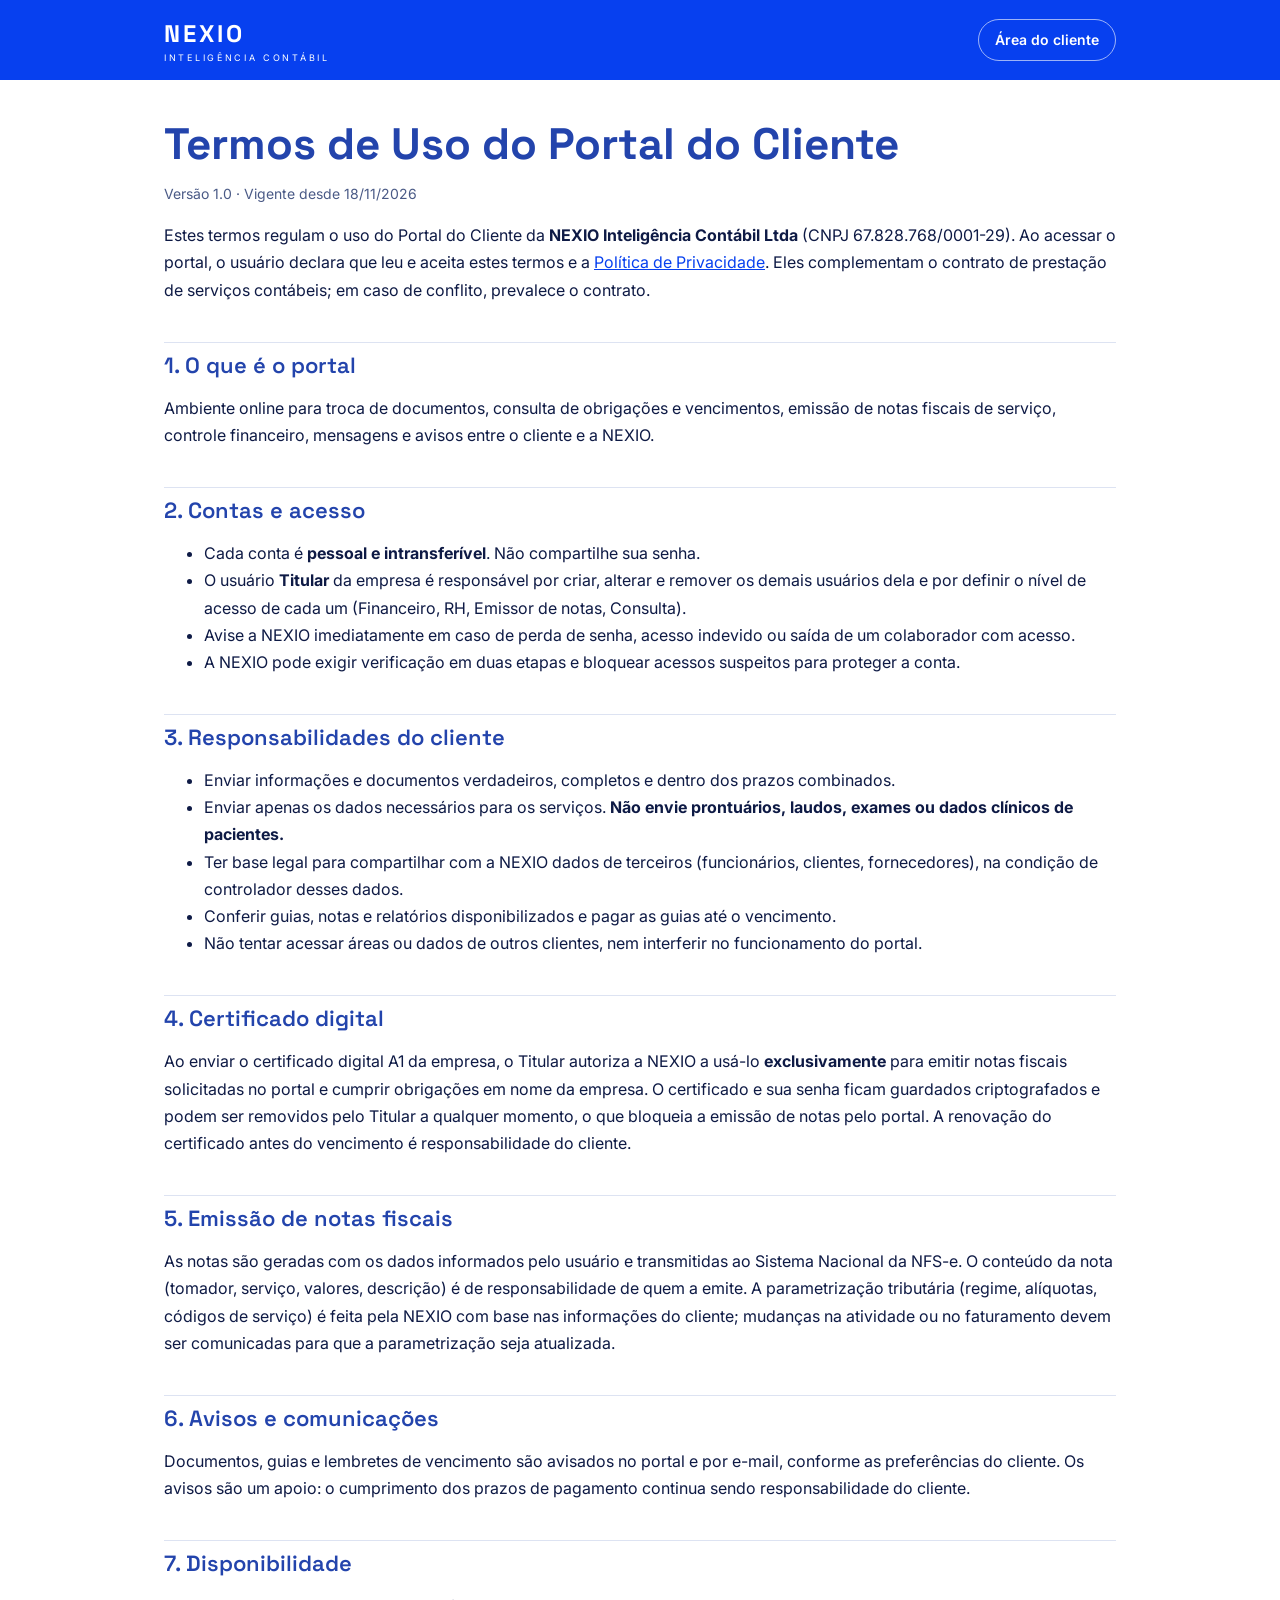
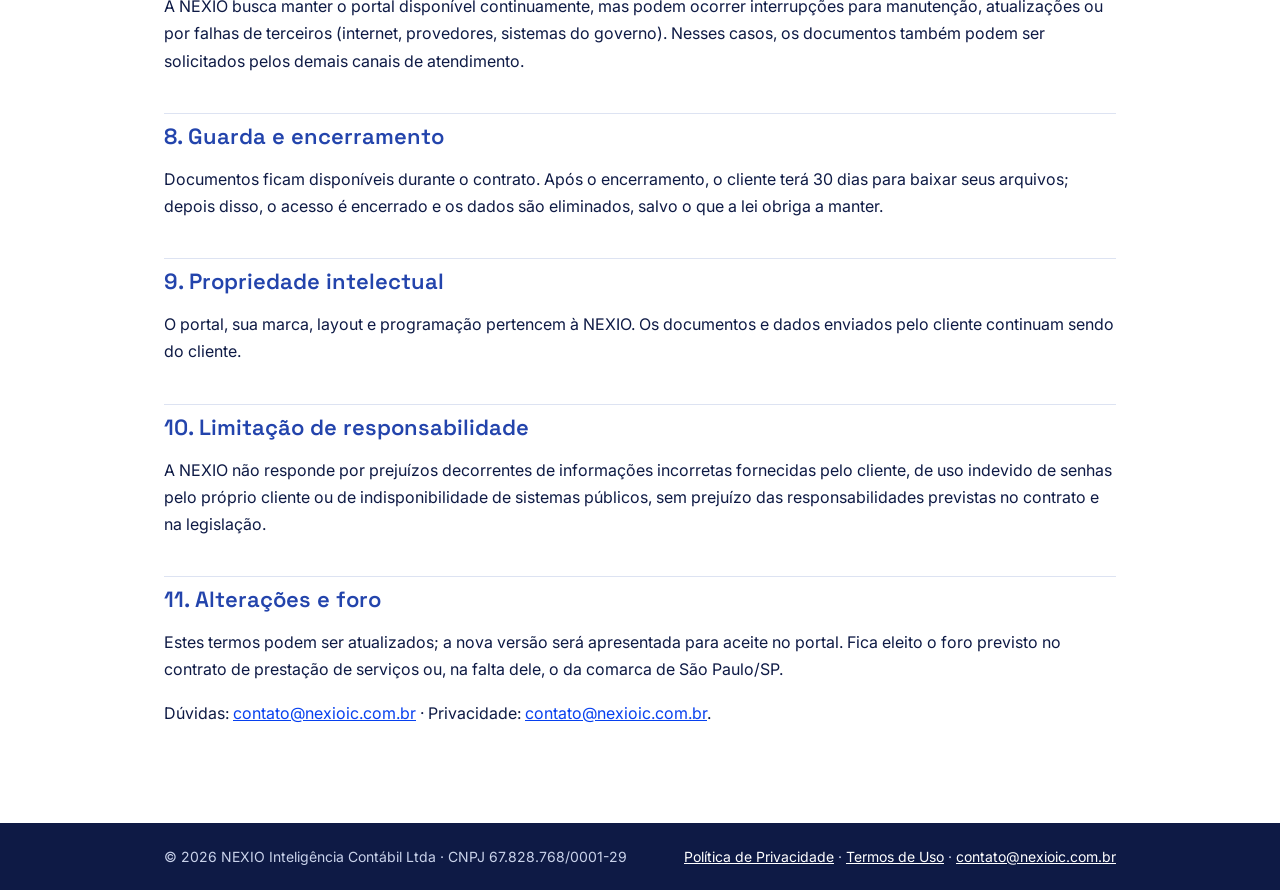
<file: termos/index.html>
<!DOCTYPE html>
<html lang="pt-BR">
<head>
<meta charset="UTF-8">
<meta name="viewport" content="width=device-width, initial-scale=1">
<meta name="referrer" content="strict-origin-when-cross-origin">
<title>Termos de Uso · NEXIO Inteligência Contábil</title>
<link rel="preconnect" href="https://fonts.googleapis.com">
<link rel="preconnect" href="https://fonts.gstatic.com" crossorigin>
<link href="https://fonts.googleapis.com/css2?family=Inter:wght@400;500;600&family=Space+Grotesk:wght@500;600;700&display=swap" rel="stylesheet">
<style>
:root{--blue:#0740EF;--blue2:#2344AC;--ink:#0E1A45;--muted:#4A5A86;--line:#DDE3F2;--soft:#F4F7FD}
*{box-sizing:border-box}body{margin:0;font:16px/1.7 Inter,system-ui,sans-serif;color:var(--ink);background:#fff}
header{background:var(--blue);color:#fff}header .w{display:flex;justify-content:space-between;align-items:center;padding:18px 24px;max-width:1000px;margin:auto}
.logo{color:#fff;text-decoration:none;display:flex;flex-direction:column;line-height:1}.logo b{font:700 24px 'Space Grotesk',Inter,sans-serif;letter-spacing:.12em}.logo small{font-size:9px;letter-spacing:.3em;margin-top:4px}
header a.bt{color:#fff;border:1px solid rgba(255,255,255,.6);padding:8px 16px;border-radius:999px;text-decoration:none;font-weight:600;font-size:14px}
main{max-width:1000px;margin:auto;padding:40px 24px 80px}h1{font:700 clamp(30px,5vw,44px)/1.1 'Space Grotesk',Inter,system-ui,sans-serif;color:var(--blue2);margin:0 0 8px}
h2{font:600 22px 'Space Grotesk',Inter,system-ui,sans-serif;color:var(--blue2);margin:38px 0 8px;padding-top:8px;border-top:1px solid var(--line)}h3{font-size:17px;margin:20px 0 4px}
.meta{color:var(--muted);font-size:14px}nav.toc{background:var(--soft);border-radius:14px;padding:16px 22px;margin:24px 0}nav.toc a{color:var(--blue2);display:inline-block;margin:2px 14px 2px 0;font-size:14px}
table{width:100%;border-collapse:collapse;font-size:14px;margin:10px 0}th,td{border:1px solid var(--line);padding:9px 10px;text-align:left;vertical-align:top}th{background:var(--soft);color:var(--blue2)}
.box{background:var(--soft);border-left:4px solid var(--blue);padding:14px 18px;border-radius:10px;margin:16px 0}a{color:var(--blue)}
footer{background:var(--ink);color:#C9D2EA;font-size:14px}footer .w{max-width:1000px;margin:auto;padding:22px 24px;display:flex;flex-wrap:wrap;gap:16px;justify-content:space-between}footer a{color:#fff}
@media print{header,footer,nav.toc{display:none}}
</style>
<link rel="icon" href="/favicon.ico" sizes="any">
<link rel="icon" type="image/png" sizes="48x48" href="/assets/favicon-48.png">
<link rel="icon" type="image/png" sizes="32x32" href="/assets/favicon-32.png">
<link rel="apple-touch-icon" href="/assets/apple-touch-icon.png">
</head>
<body>
<header><div class="w"><a class="logo" href="/"><b>NEXIO</b><small>INTELIGÊNCIA CONTÁBIL</small></a><a class="bt" href="/portal/">Área do cliente</a></div></header>
<main>
<h1>Termos de Uso do Portal do Cliente</h1>
<p class="meta">Versão 1.0 · Vigente desde 18/11/2026</p>
<p>Estes termos regulam o uso do Portal do Cliente da <b>NEXIO Inteligência Contábil Ltda</b> (CNPJ 67.828.768/0001-29). Ao acessar o portal, o usuário declara que leu e aceita estes termos e a <a href="/privacidade/">Política de Privacidade</a>. Eles complementam o contrato de prestação de serviços contábeis; em caso de conflito, prevalece o contrato.</p>

<h2>1. O que é o portal</h2>
<p>Ambiente online para troca de documentos, consulta de obrigações e vencimentos, emissão de notas fiscais de serviço, controle financeiro, mensagens e avisos entre o cliente e a NEXIO.</p>

<h2>2. Contas e acesso</h2>
<ul>
<li>Cada conta é <b>pessoal e intransferível</b>. Não compartilhe sua senha.</li>
<li>O usuário <b>Titular</b> da empresa é responsável por criar, alterar e remover os demais usuários dela e por definir o nível de acesso de cada um (Financeiro, RH, Emissor de notas, Consulta).</li>
<li>Avise a NEXIO imediatamente em caso de perda de senha, acesso indevido ou saída de um colaborador com acesso.</li>
<li>A NEXIO pode exigir verificação em duas etapas e bloquear acessos suspeitos para proteger a conta.</li>
</ul>

<h2>3. Responsabilidades do cliente</h2>
<ul>
<li>Enviar informações e documentos verdadeiros, completos e dentro dos prazos combinados.</li>
<li>Enviar apenas os dados necessários para os serviços. <b>Não envie prontuários, laudos, exames ou dados clínicos de pacientes.</b></li>
<li>Ter base legal para compartilhar com a NEXIO dados de terceiros (funcionários, clientes, fornecedores), na condição de controlador desses dados.</li>
<li>Conferir guias, notas e relatórios disponibilizados e pagar as guias até o vencimento.</li>
<li>Não tentar acessar áreas ou dados de outros clientes, nem interferir no funcionamento do portal.</li>
</ul>

<h2>4. Certificado digital</h2>
<p>Ao enviar o certificado digital A1 da empresa, o Titular autoriza a NEXIO a usá-lo <b>exclusivamente</b> para emitir notas fiscais solicitadas no portal e cumprir obrigações em nome da empresa. O certificado e sua senha ficam guardados criptografados e podem ser removidos pelo Titular a qualquer momento, o que bloqueia a emissão de notas pelo portal. A renovação do certificado antes do vencimento é responsabilidade do cliente.</p>

<h2>5. Emissão de notas fiscais</h2>
<p>As notas são geradas com os dados informados pelo usuário e transmitidas ao Sistema Nacional da NFS-e. O conteúdo da nota (tomador, serviço, valores, descrição) é de responsabilidade de quem a emite. A parametrização tributária (regime, alíquotas, códigos de serviço) é feita pela NEXIO com base nas informações do cliente; mudanças na atividade ou no faturamento devem ser comunicadas para que a parametrização seja atualizada.</p>

<h2>6. Avisos e comunicações</h2>
<p>Documentos, guias e lembretes de vencimento são avisados no portal e por e-mail, conforme as preferências do cliente. Os avisos são um apoio: o cumprimento dos prazos de pagamento continua sendo responsabilidade do cliente.</p>

<h2>7. Disponibilidade</h2>
<p>A NEXIO busca manter o portal disponível continuamente, mas podem ocorrer interrupções para manutenção, atualizações ou por falhas de terceiros (internet, provedores, sistemas do governo). Nesses casos, os documentos também podem ser solicitados pelos demais canais de atendimento.</p>

<h2>8. Guarda e encerramento</h2>
<p>Documentos ficam disponíveis durante o contrato. Após o encerramento, o cliente terá 30 dias para baixar seus arquivos; depois disso, o acesso é encerrado e os dados são eliminados, salvo o que a lei obriga a manter.</p>

<h2>9. Propriedade intelectual</h2>
<p>O portal, sua marca, layout e programação pertencem à NEXIO. Os documentos e dados enviados pelo cliente continuam sendo do cliente.</p>

<h2>10. Limitação de responsabilidade</h2>
<p>A NEXIO não responde por prejuízos decorrentes de informações incorretas fornecidas pelo cliente, de uso indevido de senhas pelo próprio cliente ou de indisponibilidade de sistemas públicos, sem prejuízo das responsabilidades previstas no contrato e na legislação.</p>

<h2>11. Alterações e foro</h2>
<p>Estes termos podem ser atualizados; a nova versão será apresentada para aceite no portal. Fica eleito o foro previsto no contrato de prestação de serviços ou, na falta dele, o da comarca de São Paulo/SP.</p>
<p>Dúvidas: <a href="mailto:contato@nexioic.com.br">contato@nexioic.com.br</a> · Privacidade: <a href="mailto:contato@nexioic.com.br">contato@nexioic.com.br</a>.</p>
</main>
<footer><div class="w"><span>© 2026 NEXIO Inteligência Contábil Ltda · CNPJ 67.828.768/0001-29</span><span><a href="/privacidade/">Política de Privacidade</a> · <a href="/termos/">Termos de Uso</a> · <a href="mailto:contato@nexioic.com.br">contato@nexioic.com.br</a></span></div></footer>
</body>
</html>
</file>
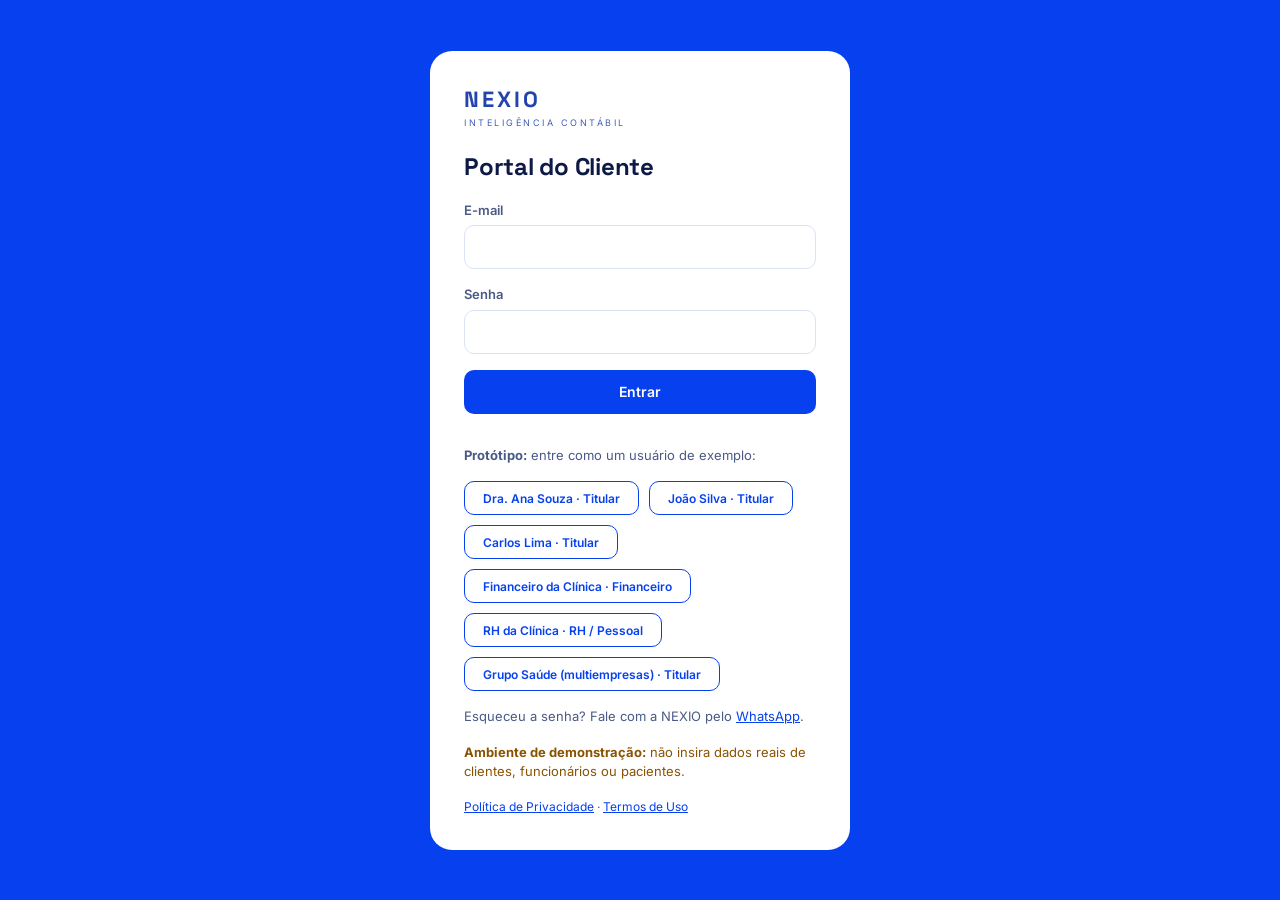
<file: portal/demo/index.html>
<!doctype html>
<html lang="pt-BR">
<head>
<meta charset="utf-8">
<meta name="viewport" content="width=device-width, initial-scale=1">
<title>Portal do Cliente | NEXIO</title>
<meta name="robots" content="noindex">
<meta name="theme-color" content="#0740EF">
<link rel="preconnect" href="https://fonts.googleapis.com">
<link href="https://fonts.googleapis.com/css2?family=Inter:wght@400;500;600&family=Space+Grotesk:wght@600;700&display=swap" rel="stylesheet">
<link rel="stylesheet" href="/assets/portal.css">
<link rel="icon" href="/favicon.ico" sizes="any">
<link rel="icon" type="image/png" href="/assets/favicon-32.png">
<link rel="apple-touch-icon" href="/assets/apple-touch-icon.png">
</head>
<body>
<div id="root"></div>
<div class="toast" role="status" id="toast"></div>
<div id="printArea"></div>
<dialog id="pdlg" style="border:0;border-radius:18px;padding:0;max-width:560px;width:calc(100% - 32px)"></dialog>
<style>#printArea{display:none}@media print{body>*:not(#printArea){display:none!important}#printArea{display:block;padding:10mm}}</style>
<script src="/assets/store.js"></script>
<script src="/assets/explorer.js"></script>
<script>
(function(){
var db=NX.load(), e=NX.esc, S={cid:null,month:NX.ym(),filtro:'todos'};
try{S.cid=sessionStorage.getItem('nx_client');}catch(x){}
var root=document.getElementById('root');
function me(){return db.clients.filter(function(c){return c.id===S.cid;})[0];}
function persist(){NX.save(db);}
function myFiles(){return db.files.filter(function(f){return f.cliente===S.cid;}).sort(function(a,b){return a.criado<b.criado?1:-1;});}
function unread(){return db.messages.filter(function(m){return m.cliente===S.cid&&m.de==='equipe'&&!m.lida;}).length;}
function novos(){return myFiles().filter(function(f){return f.de==='equipe'&&!f.visto&&visivel(f);}).length;}
function route(){return location.hash.replace('#/','')||'inicio';}

function login(){NX.ensureUsers(db);persist();
  root.innerHTML='<div class="login"><form class="box" id="lf"><a class="logo" href="/"><b>NEXIO</b><small>INTELIGÊNCIA CONTÁBIL</small></a><h1>Portal do Cliente</h1>'+
  '<label>E-mail<input id="le" type="email" required autocomplete="username"></label><label>Senha<input id="lp" type="password" required autocomplete="current-password"></label>'+
  '<button class="btn b-blue">Entrar</button><p class="help" id="err" role="alert"></p>'+
  '<p class="help"><b>Protótipo:</b> entre como um usuário de exemplo:</p><div class="row">'+(db.cusers||[]).slice(0,7).map(function(u){return '<button type="button" class="btn b-line" data-q="'+u.id+'" style="min-height:34px;font-size:12px">'+e(u.nome)+' · '+NX.NIV_CLI[u.nivel].nome+'</button>';}).join('')+'</div>'+
  '<p class="help">Esqueceu a senha? Fale com a NEXIO pelo <a href="https://wa.me/5511930790457">WhatsApp</a>.</p><p class="help" style="color:var(--warn)"><b>Ambiente de demonstração:</b> não insira dados reais de clientes, funcionários ou pacientes.</p><p class="help" style="font-size:12px"><a href="/privacidade/">Política de Privacidade</a> · <a href="/termos/">Termos de Uso</a></p></form></div>';
  function go(u){S.uid=u.id;try{sessionStorage.setItem('nx_cuser',u.id);sessionStorage.removeItem('nx_client');}catch(x){}S.cid=u.empresas.length===1?u.empresas[0]:null;if(S.cid){try{sessionStorage.setItem('nx_client',S.cid);}catch(x){}}
    NX.log(db,{tipo:'cliente',quem:u.nome,nivel:NX.NIV_CLI[u.nivel].nome,acao:'Entrou no portal',cliente:S.cid||u.empresas[0]});persist();location.hash='#/inicio';render();}
  document.getElementById('lf').onsubmit=function(ev){ev.preventDefault();var em=document.getElementById('le').value.trim().toLowerCase(),pw=document.getElementById('lp').value;
    var u=(db.cusers||[]).filter(function(x){return x.email.toLowerCase()===em&&x.senha===pw;})[0];if(!u){document.getElementById('err').textContent='E-mail ou senha incorretos.';return;}go(u);};
  root.querySelectorAll('[data-q]').forEach(function(b){b.onclick=function(){go(db.cusers.filter(function(x){return x.id===b.getAttribute('data-q');})[0]);};});
}
function enter(id){S.cid=id;try{sessionStorage.setItem('nx_client',id);}catch(x){}location.hash='#/inicio';render();}

function shell(active,html){
  var c=me(),nav=[['inicio','Início',0],['arquivos','Documentos',novos()],['calendario','Obrigações',0],['notas','Notas fiscais',0],['financeiro','Controle financeiro',0],['mensagens','Mensagens',unread()]];
  root.innerHTML='<div class="app"><aside class="side"><a class="logo" href="#/inicio"><b>NEXIO</b><small>INTELIGÊNCIA CONTÁBIL</small></a><div class="role">Portal do cliente</div>'+NX.sideToggleHTML()+
  nav.map(function(n){return '<a class="nav" href="#/'+n[0]+'"'+(active===n[0]?' aria-current="page"':'')+'>'+n[1]+(n[2]?'<span class="cnt">'+n[2]+'</span>':'')+'</a>';}).join('')+
  
  '<div class="foot"><span>'+e(c.nome)+'</span><a href="https://wa.me/5511930790457">Falar no WhatsApp</a><a href="#" id="logout">Sair</a></div></aside><main class="main">'+html+'</main></div>';
  NX.applySide();
  document.getElementById('logout').onclick=function(ev){ev.preventDefault();logCli('Saiu do portal');persist();S.cid=null;S.uid=null;try{sessionStorage.removeItem('nx_client');sessionStorage.removeItem('nx_cuser');}catch(x){}location.hash='';render();};
}
function head(t,sub){return '<div class="page-h"><div><h1>'+t+'</h1>'+(sub?'<p>'+sub+'</p>':'')+'</div><span class="badge-proto">Protótipo</span></div>';}
function guiaRow(f){var s=NX.statusOf(f);return '<div class="list-item"><div><b>'+e(f.titulo)+(!f.visto&&f.de==='equipe'?'<span class="dot" aria-label="novo"></span>':'')+'</b><small>'+(f.venc?'Vence em '+NX.fdate(f.venc)+' · ':'')+'Competência '+NX.fcomp(f.comp)+'</small></div><div class="row" style="align-items:center"><strong>'+(f.valor?NX.brl(f.valor):'')+'</strong><span class="tag '+s.c+'">'+s.t+'</span><button class="btn b-line" data-dl="'+f.id+'" style="min-height:38px">Ver</button></div></div>';}

function eventosMes(m){var ev=NX.obligationsFor(db,S.cid,m).map(function(o){return {data:o.data,titulo:o.titulo};});
  myFiles().filter(visivel).forEach(function(f){if(f.venc&&f.venc.slice(0,7)===m){var s=NX.statusOf(f);ev.push({data:f.venc,titulo:(f.tipo==='Guia'?'Guia: ':'Vence: ')+f.titulo,cls:s.c==='ok'?'ok':s.c==='bad'?'bad':''});}});
  var norm=function(s){return s.toLowerCase().replace(/^(guia|vence): /,'').replace(/[^a-z0-9]/g,'');};
  var guias=ev.filter(function(x){return /^(Guia|Vence): /.test(x.titulo);});
  return ev.filter(function(x){if(/^(Guia|Vence): /.test(x.titulo))return true;var k=norm(x.titulo);return !guias.some(function(g){return g.data===x.data&&(norm(g.titulo).indexOf(k)>-1||k.indexOf(norm(g.titulo))>-1);});});}
function inicio(){
  var c=me(),t=NX.today(),fs=myFiles();
  var pagar=fs.filter(function(f){return visivel(f)&&f.tipo==='Guia'&&f.status!=='pago'&&nivel()!=='notas';}).sort(function(a,b){return a.venc<b.venc?-1:1;});
  var total=pagar.reduce(function(s,f){return s+(f.valor||0);},0);
  var prox=NX.obligationsFor(db,S.cid,NX.ym()).concat(NX.obligationsFor(db,S.cid,NX.shiftMonth(NX.ym(),1))).filter(function(o){return o.data>=t;}).slice(0,5);
  shell('inicio',head('Olá, '+e(function(n){var p=n.split(' ');return /^dra?\.$/i.test(p[0])?p.slice(0,2).join(' '):p[0];}(c.resp||c.nome)),'Tudo o que você precisa da sua contabilidade, em um só lugar.')+
  avisosAtivos().map(function(a){return '<section class="card" style="border:2px solid var(--blue);margin-bottom:18px"><div class="row between" style="align-items:flex-start"><div><span class="tag info">Comunicado da NEXIO</span><h2 style="margin:8px 0 6px">'+e(a.titulo)+'</h2><p style="margin:0;white-space:pre-line">'+e(a.texto)+'</p></div><button class="btn b-line" data-lido="'+a.id+'">Marcar como lido</button></div></section>';}).join('')+'<div class="kpis"><a class="kpi main" href="#/arquivos"><span>Guias a pagar</span><strong>'+NX.brl(total)+'</strong></a><a class="kpi" href="#/arquivos"><span>Arquivos novos</span><strong>'+novos()+'</strong></a><a class="kpi" href="#/mensagens"><span>Mensagens novas</span><strong>'+unread()+'</strong></a><div class="kpi"><span>Seu plano</span><strong style="font-size:20px">'+e(c.plano)+'</strong></div></div>'+
  '<section class="card" style="margin-bottom:18px"><div class="row between" style="align-items:center;margin-bottom:6px"><h2 style="margin:0">Calendário de vencimentos e obrigações</h2><div class="cal-nav" style="margin:0"><button class="btn b-line" id="ipm" aria-label="Mês anterior">‹</button><strong>'+NX.monthLabel(S.month)+'</strong><button class="btn b-line" id="inm" aria-label="Próximo mês">›</button></div></div>'+NX.calendarHTML(S.month,eventosMes(S.month))+'<p class="help" style="margin-top:10px"><span class="tag info">Obrigação / a pagar</span> <span class="tag bad">Vencida</span> <span class="tag ok">Paga</span></p></section>'+'<div class="cols"><section class="card"><h2>Guias para pagar</h2>'+(pagar.length?pagar.map(guiaRow).join(''):'<p class="empty">Nenhuma guia pendente. Tudo em dia!</p>')+'</section>'+
  '<section class="card"><h2>Próximas obrigações</h2>'+(prox.length?prox.map(function(o){return '<div class="list-item"><div><b>'+e(o.titulo)+'</b><small>'+e(o.desc||'')+'</small></div><span class="tag info">'+NX.fdate(o.data)+'</span></div>';}).join(''):'<p class="empty">Nenhuma obrigação nos próximos dias.</p>')+'<a class="btn b-text" href="#/calendario" style="margin-top:8px">Ver calendário completo</a></section></div>');
  bindDl();
  document.getElementById('ipm').onclick=function(){S.month=NX.shiftMonth(S.month,-1);inicio();};document.getElementById('inm').onclick=function(){S.month=NX.shiftMonth(S.month,1);inicio();};
  root.querySelectorAll('[data-lido]').forEach(function(b){b.onclick=function(){var a=db.avisos.filter(function(x){return x.id===b.getAttribute('data-lido');})[0];a.lidos=a.lidos||{};a.lidos[S.cid]=new Date().toISOString();persist();inicio();};});
}
var RESTRITOS=['Administrativo (interno)'];
function setorOf(f){if(f.setor)return f.setor;if(f.tipo==='Nota fiscal')return 'Notas fiscais';if(f.de==='cliente')return 'Enviados pelo cliente';
  if(f.tipo==='Folha de pagamento'||/fgts|inss|folha|e-?social|dctfweb|f[ée]rias|rescis|pr[óo]-?labore/i.test(f.titulo))return 'Departamento Pessoal';
  if(/cnd|certid/i.test(f.titulo))return 'Certidões';if(f.tipo==='Contrato')return 'Societário';if(f.tipo==='Relatório')return 'Contábil';if(f.tipo==='Guia')return 'Fiscal';return 'Contábil';}
function compOf(f){return f.comp||(f.criado||NX.today()).slice(0,7);}
function visivel(f){return !f.deleted&&(f.de==='cliente'||(f.shared!=null?f.shared:RESTRITOS.indexOf(setorOf(f))<0));}
function hist(f,ev){f.hist=f.hist||[];f.hist.push({em:new Date().toISOString(),ev:ev+(/visualiz|baixad/i.test(ev)?' pelo cliente':''),por:meU().nome});}
var MESES=['Janeiro','Fevereiro','Março','Abril','Maio','Junho','Julho','Agosto','Setembro','Outubro','Novembro','Dezembro'];
var FICO='<svg width="22" height="22" viewBox="0 0 24 24" fill="none" stroke="currentColor" stroke-width="1.8" stroke-linecap="round" stroke-linejoin="round" aria-hidden="true"><path d="M3 7a2 2 0 0 1 2-2h4l2 2h8a2 2 0 0 1 2 2v8a2 2 0 0 1-2 2H5a2 2 0 0 1-2-2z"/></svg>';
function folderLevel(files,F,setores){ // devolve {items:[{key,label,n,extra}], level} ou null quando já está no mês
  function pend(l){var p=l.filter(function(f){return f.tipo==='Guia'&&f.status!=='pago';}).length;return p?p+' a pagar':'';}
  if(!F.setor)return setores.map(function(s){var l=files.filter(function(f){return setorOf(f)===s;});return {key:s,label:s,n:l.length,extra:pend(l)};});
  var ls=files.filter(function(f){return setorOf(f)===F.setor;});
  if(!F.ano){var an={};ls.forEach(function(f){an[compOf(f).slice(0,4)]=1;});return Object.keys(an).sort().reverse().map(function(a){var l=ls.filter(function(f){return compOf(f).slice(0,4)===a;});return {key:a,label:a,n:l.length,extra:pend(l)};});}
  if(!F.comp){var out=[];for(var i=12;i>=1;i--){var k=F.ano+'-'+String(i).padStart(2,'0'),l=ls.filter(function(f){return compOf(f)===k;});if(l.length)out.push({key:k,label:MESES[i-1],n:l.length,extra:pend(l)});}return out;}
  return null;}
function folderCards(items){return items.length?'<div class="folders">'+items.map(function(it){return '<button class="fold" data-go="'+e(it.key)+'"><span class="fi">'+FICO+'</span><span><b>'+e(it.label)+'</b><small>'+it.n+' documento(s)'+(it.extra?' · '+it.extra:'')+'</small></span></button>';}).join('')+'</div>':'<p class="empty">Pasta vazia.</p>';}
function crumbsHTML(root,F){var c=[['root',root]];if(F.setor)c.push(['setor',F.setor]);if(F.ano)c.push(['ano',F.ano]);if(F.comp)c.push(['comp',MESES[+F.comp.slice(5)-1]]);
  return '<nav class="crumbs" aria-label="Caminho">'+c.map(function(k,i){return i===c.length-1?'<b>'+e(k[1])+'</b>':'<button data-cr="'+k[0]+'">'+e(k[1])+'</button><span aria-hidden="true">›</span>';}).join('')+'</nav>';}
function folderClick(t,F){if(t.hasAttribute('data-go')){var v=t.getAttribute('data-go');if(!F.setor)F.setor=v;else if(!F.ano)F.ano=v;else F.comp=v;return true;}
  if(t.hasAttribute('data-cr')){var lv=t.getAttribute('data-cr');if(lv==='root')F.setor=F.ano=F.comp=null;else if(lv==='setor')F.ano=F.comp=null;else if(lv==='ano')F.comp=null;return true;}return false;}
S.pf=S.pf||{setor:null,ano:null,comp:null,fid:null,vis:'todos',q:''};
try{S.pf.view=localStorage.getItem('nx_docview')||'pastas';}catch(x){S.pf.view='pastas';}
function locKey(L){return [L.setor||'',L.ano||'',L.comp||'',L.fid||''].join('|');}
function myFolders(){db.folders=db.folders||[];return db.folders.filter(function(x){return x.cliente===S.cid;});}
function folderById(id){return (db.folders||[]).filter(function(x){return x.id===id;})[0];}
function folderChain(fid){var out=[],f=folderById(fid);while(f){out.unshift(f);f=folderById(f.parent.fid);}return out;}
function pathOf(f){var p=[setorOf(f)==='__custom'?'':setorOf(f),compOf(f).slice(0,4),MESES[+compOf(f).slice(5)-1]];if(f.folder)folderChain(f.folder).forEach(function(x){p.push(x.nome);});return p.filter(Boolean).join(' › ');}
function inside(f,L){ // arquivo está dentro da localização L (recursivo)?
  if(L.fid){var ch=f.folder?folderChain(f.folder).map(function(x){return x.id;}):[];return ch.indexOf(L.fid)>-1;}
  if(setorOf(f)==='__custom')return !L.setor&&!!f.folder;
  return (!L.setor||setorOf(f)===L.setor)&&(!L.ano||compOf(f).slice(0,4)===L.ano)&&(!L.comp||compOf(f)===L.comp);}
S.xp=S.xp||{};
function arquivos(){
  shell('arquivos',head('Documentos','Suas guias, relatórios e documentos. Clique em um documento para visualizar.')+'<div id="xpRoot"></div>');
  var who=meU().nome;
  function send(files,L,re){var n=0,tot=files.length;files.forEach(function(file){NX.readFile(file,function(r){var pl=NX.placeFor(db,L,'Enviados pelo cliente');
    var f={id:NX.uid(),cliente:S.cid,setor:pl.setor,folder:pl.folder,tipo:'Documento',titulo:r.nome.replace(/\.[^.]+$/,''),comp:pl.comp,venc:'',valor:0,status:'recebido',de:'cliente',por:who,nome:r.nome,data:r.data,size:r.size,criado:NX.today(),visto:false};
    hist(f,'Enviado pelo cliente');db.files.push(f);logCli('Enviou documento',f.titulo);
    if(++n===tot&&persist()!==false){if(!L.fid&&!L.comp){S.xp.L={setor:'Enviados pelo cliente',ano:NX.ym().slice(0,4),comp:NX.ym()};}re();NX.toast(tot+' documento(s) enviado(s) para a NEXIO.');}});});}
  NX.explorer(document.getElementById('xpRoot'),{db:db,cliente:S.cid,role:'cliente',st:S.xp,rootLabel:'Meus documentos',
    setores:['Fiscal','Departamento Pessoal','Contábil','Financeiro','Societário','Certidões','Notas fiscais','Enviados pelo cliente'].filter(function(s){var v=setoresNivel();return !v||v.indexOf(s)>-1;}),readonly:nivel()==='consulta',
    setorOf:setorOf,visible:visivel,
    onOpen:function(f){openDoc(f);},
    onNewFolder:function(L,re){if(NX.newFolder(db,S.cid,L,who)){persist();re();NX.toast('Pasta criada.');}},
    onUpload:function(L,re){var inp=document.createElement('input');inp.type='file';inp.multiple=true;inp.onchange=function(){if(inp.files.length)send([].slice.call(inp.files),L,re);};inp.click();},
    onDropFiles:send});
}
function openDoc(f){var who=meU().nome;
  if(f.de==='equipe'&&!f.visto)f.visto=true;hist(f,'Visualizado');logCli('Visualizou documento',f.titulo);persist();
  var acts=[{label:'Baixar',cls:'b-blue',close:false,fn:function(x){hist(x,'Baixado');logCli('Baixou documento',x.titulo);persist();NX.download(x);}}];
  if(f.tipo==='Guia'&&f.status!=='pago'&&(nivel()==='titular'||nivel()==='financeiro'))acts.push({label:'Já paguei',fn:function(x){x.status='pago';hist(x,'Pagamento informado');db.messages.push({id:NX.uid(),cliente:S.cid,de:'cliente',autor:who,texto:'Informei o pagamento da guia: '+x.titulo+'.',em:new Date().toISOString(),lida:false});logCli('Informou pagamento',x.titulo);persist();NX.toast('Pagamento informado. Obrigado!');}});
  NX.viewer(f,{db:db,me:'cliente',path:NX.xpPath?NX.xpPath(f):pathOf(f),actions:acts,onClose:function(){var r=route();if(r==='arquivos')arquivos();else if(r==='inicio')inicio();},
    onComment:nivel()==='consulta'?null:function(x,t){logCli('Comentou documento',x.titulo);x.coments=x.coments||[];x.coments.push({em:new Date().toISOString(),de:'cliente',autor:who,texto:t});hist(x,'Comentário');db.messages.push({id:NX.uid(),cliente:S.cid,de:'cliente',autor:who,texto:'Comentou no documento "'+x.titulo+'": '+t,em:new Date().toISOString(),lida:false});persist();}});}
function pComment(f){var d=document.getElementById('pdlg');
  d.innerHTML='<form method="dialog" style="padding:24px;display:flex;flex-direction:column;gap:14px"><h2 style="color:var(--blue2);font-size:20px">Comentários</h2><p class="help">'+e(f.titulo)+'</p><div class="chat" style="max-height:260px">'+((f.coments||[]).length?f.coments.map(function(m){return '<div class="msg '+(m.de==='cliente'?'me':'them')+'">'+e(m.texto)+'<small>'+(m.de==='equipe'?e(m.autor)+' · NEXIO':'Você')+' · '+NX.ftime(m.em)+'</small></div>';}).join(''):'<p class="empty">Nenhum comentário ainda.</p>')+'</div><label>Escreva para a equipe<input name="t" placeholder="Ex.: Esse valor está correto?"></label><div class="row between"><button type="button" class="btn b-line" id="pdc">Fechar</button><button class="btn b-blue" type="submit">Enviar</button></div></form>';
  d.querySelector('#pdc').onclick=function(){d.close();};
  d.querySelector('form').onsubmit=function(ev){ev.preventDefault();var t=String(new FormData(ev.target).get('t')||'').trim();if(t){f.coments=f.coments||[];f.coments.push({em:new Date().toISOString(),de:'cliente',autor:meU().nome,texto:t});hist(f,'Comentário do cliente');db.messages.push({id:NX.uid(),cliente:S.cid,de:'cliente',autor:meU().nome,texto:'Comentou no documento "'+f.titulo+'": '+t,em:new Date().toISOString(),lida:false});persist();}d.close();arquivos();};
  d.showModal();}
function avisosAtivos(){var t=NX.today();return (db.avisos||[]).filter(function(a){return (a.clientes[0]==='*'||a.clientes.indexOf(S.cid)>-1)&&(!a.expira||a.expira>=t)&&!(a.lidos&&a.lidos[S.cid]);});}
function bindDl(){root.querySelectorAll('[data-dl]').forEach(function(b){b.onclick=function(){var id=b.getAttribute('data-dl');var f=db.files.filter(function(x){return x.id===id;})[0];openDoc(f);return;if(f.de==='equipe'&&!f.visto){f.visto=true;persist();}NX.download(f);var r=route();if(r==='arquivos')arquivos();else if(r==='inicio')inicio();};});}
function calendario(){
  var ev=eventosMes(S.month);
  var lista=ev.slice().sort(function(a,b){return a.data<b.data?-1:1;});
  shell('calendario',head('Calendário de obrigações','Prazos de impostos, guias e envio de documentos.')+
  '<section class="card"><div class="cal-nav"><button class="btn b-line" id="pm" aria-label="Mês anterior">‹</button><strong>'+NX.monthLabel(S.month)+'</strong><button class="btn b-line" id="nm" aria-label="Próximo mês">›</button></div>'+NX.calendarHTML(S.month,ev)+'</section>'+
  '<section class="card"><h2>No mês</h2>'+(lista.length?lista.map(function(o){return '<div class="list-item"><b>'+e(o.titulo)+'</b><span class="tag '+(o.cls==='bad'?'bad':o.cls==='ok'?'ok':'info')+'">'+NX.fdate(o.data)+'</span></div>';}).join(''):'<p class="empty">Nada neste mês.</p>')+'</section>');
  document.getElementById('pm').onclick=function(){S.month=NX.shiftMonth(S.month,-1);calendario();};
  document.getElementById('nm').onclick=function(){S.month=NX.shiftMonth(S.month,1);calendario();};
}
function mensagens(){
  db.messages.forEach(function(m){if(m.cliente===S.cid&&m.de==='equipe')m.lida=true;});persist();
  var ms=db.messages.filter(function(m){return m.cliente===S.cid;}).sort(function(a,b){return a.em<b.em?-1:1;});
  shell('mensagens',head('Mensagens','Fale com a equipe da NEXIO. Respondemos em horário comercial.')+'<section class="card"><div class="chat" id="chat">'+
  (ms.length?ms.map(function(m){return '<div class="msg '+(m.de==='cliente'?'me':'them')+'">'+e(m.texto)+'<small>'+(m.de==='equipe'?e(m.autor)+' · NEXIO':'Você')+' · '+NX.ftime(m.em)+'</small></div>';}).join(''):'<p class="empty">Envie sua primeira mensagem.</p>')+
  '</div><form class="chat-form" id="cf"><label class="sr" for="ct">Mensagem</label><input id="ct" placeholder="Escreva sua mensagem…" required><button class="btn b-blue">Enviar</button></form></section>');
  var ch=document.getElementById('chat');ch.scrollTop=ch.scrollHeight;
  document.getElementById('cf').onsubmit=function(ev){ev.preventDefault();var t=document.getElementById('ct').value.trim();if(!t)return;db.messages.push({id:NX.uid(),cliente:S.cid,de:'cliente',autor:meU().nome,texto:t,em:new Date().toISOString(),lida:false});persist();mensagens();};
}
/* ---------- NOTAS FISCAIS (simulação) ---------- */
var SERV=[['04.01','Medicina e biomedicina'],['04.12','Odontologia'],['04.08','Fisioterapia, terapia ocupacional e fonoaudiologia'],['04.16','Psicologia'],['04.09','Terapias de qualquer espécie'],['04.03','Hospitais, clínicas, laboratórios e congêneres'],['17.01','Assessoria ou consultoria'],['17.19','Contabilidade'],['01.07','Suporte técnico em informática'],['outro','Outro serviço']];
function onlyDig(s){return String(s||'').replace(/\D/g,'');}
function fmtDoc(d){d=onlyDig(d);return d.length===14?d.replace(/(\d{2})(\d{3})(\d{3})(\d{4})(\d{2})/,'$1.$2.$3/$4-$5'):d.length===11?d.replace(/(\d{3})(\d{3})(\d{3})(\d{2})/,'$1.$2.$3-$4'):d;}
function myNotas(){db.notas=db.notas||[];return db.notas.filter(function(n){return n.cliente===S.cid;}).sort(function(a,b){return a.num<b.num?1:-1;});}
function tomadores(){var seen={},out=[];myNotas().forEach(function(n){var k=onlyDig(n.tom.doc);if(k&&!seen[k]){seen[k]=1;out.push(n.tom);}});return out;}
function notas(){
  var ns=myNotas(),mes=NX.ym(),tot=ns.filter(function(n){return n.status==='autorizada'&&n.emissao.slice(0,7)===mes;}).reduce(function(s,n){return s+n.valor;},0);
  var toms=tomadores();
  shell('notas',head('Notas fiscais','Emita notas fiscais de serviço (NFS-e) e acompanhe as notas emitidas.')+
  '<div class="kpis"><div class="kpi main"><span>Faturado no mês</span><strong>'+NX.brl(tot)+'</strong></div><div class="kpi"><span>Notas emitidas no mês</span><strong>'+ns.filter(function(n){return n.emissao.slice(0,7)===mes&&n.status==='autorizada';}).length+'</strong></div><div class="kpi"><span>Total de notas</span><strong>'+ns.length+'</strong></div></div>'+
  (me().cert?'':'<section class="card" style="border-left:5px solid var(--warn)"><b>Certificado digital não enviado.</b> <span class="help">Na versão real, a emissão exige o certificado A1. '+(nivel()==='titular'?'<a href="#/config">Enviar agora em Configurações</a>.':'Peça ao Titular para enviar em Configurações.')+'</span></section>')+'<section class="card"><h2>Emitir nova nota</h2><form id="nf"><div class="grid">'+
  '<label style="grid-column:1/-1">Tomador já cadastrado<select id="ntom"><option value="">— novo tomador —</option>'+toms.map(function(t,i){return '<option value="'+i+'">'+e(t.nome)+' · '+e(fmtDoc(t.doc))+'</option>';}).join('')+'</select></label>'+
  '<label>CPF ou CNPJ do tomador<input name="doc" id="tdoc" required inputmode="numeric" placeholder="Somente números"></label>'+
  '<label>Nome / razão social<input name="nome" id="tnome" required></label>'+
  '<label>E-mail do tomador<input name="email" id="temail" type="email" placeholder="Para enviar a nota"></label>'+
  '<label>Município do tomador<input name="mun" id="tmun" placeholder="Ex.: São Paulo/SP"></label>'+
  '<label style="grid-column:1/-1">Serviço (item da LC 116)<select name="serv">'+SERV.map(function(s){return '<option value="'+s[0]+'"'+((me().trib||{}).lc116===s[0]?' selected':'')+'>'+(s[0]==='outro'?'':s[0]+' – ')+s[1]+'</option>';}).join('')+'</select></label>'+
  '<label style="grid-column:1/-1">Descrição do serviço<textarea name="desc" required placeholder="Ex.: Consulta médica realizada em 10/11/2026">'+e((me().nfCfg||{}).desc||'')+'</textarea></label>'+
  '<label>Valor do serviço (R$)<input name="valor" id="nval" required inputmode="decimal" placeholder="0,00"></label>'+
  '<label>Competência<input name="comp" type="date" value="'+NX.today()+'" required></label>'+
  '<label style="flex-direction:row;align-items:center;gap:8px;align-self:end;min-height:44px"><input type="checkbox" name="ret" id="nret" '+((me().trib||{}).issRet?'checked':'')+' style="width:auto;min-height:auto"> ISS retido pelo tomador</label>'+
  '<label id="lal" style="display:none">Alíquota ISS (%)<input name="aliq" id="nal" inputmode="decimal" value="'+String((me().trib||{}).iss||2).replace('.',',')+'"></label>'+
  '</div><div class="row between" style="margin-top:16px;align-items:center"><p class="help" id="nliq">Valor líquido: R$ 0,00</p><button class="btn b-blue" type="submit">Emitir nota fiscal</button></div>'+
  '<p class="help" style="margin-top:8px"><b>Protótipo:</b> a nota é montada no padrão do Emissor Nacional (DPS v1.00 e DANFSe), mas não é assinada nem enviada à Sefin Nacional.</p></form></section>'+
  '<section class="card"><h2>Notas emitidas</h2><div class="tbl"><table><thead><tr><th>Nº</th><th>Emissão</th><th>Tomador</th><th>Serviço</th><th>Valor</th><th>Situação</th><th><span class="sr">Ações</span></th></tr></thead><tbody>'+
  (ns.length?ns.map(function(n){return '<tr><td><b>'+n.num+'</b></td><td>'+NX.fdate(n.emissao)+'</td><td>'+e(n.tom.nome)+'<small style="display:block;color:var(--muted)">'+e(fmtDoc(n.tom.doc))+'</small></td><td>'+e(n.serv)+'</td><td>'+NX.brl(n.valor)+'</td><td><span class="tag '+(n.status==='autorizada'?'ok':'bad')+'">'+(n.status==='autorizada'?'Autorizada (simulação)':'Cancelada')+'</span></td><td style="white-space:nowrap"><button class="btn b-text" data-pdf="'+n.id+'">PDF</button><button class="btn b-text" data-xml="'+n.id+'">XML</button>'+(n.status==='autorizada'?'<button class="btn b-danger" data-cancel="'+n.id+'">Cancelar</button>':'')+'</td></tr>';}).join(''):'<tr><td colspan="7" class="empty">Nenhuma nota emitida ainda.</td></tr>')+'</tbody></table></div></section>');
  var f=document.getElementById('nf');
  function liq(){var v=num(document.getElementById('nval').value),r=document.getElementById('nret').checked,a=num(document.getElementById('nal').value);document.getElementById('lal').style.display=r?'':'none';document.getElementById('nliq').textContent='Valor líquido: '+NX.brl(r?v-v*a/100:v)+(r?' (ISS retido: '+NX.brl(v*a/100)+')':'');}
  f.oninput=liq;f.onchange=liq;
  document.getElementById('ntom').onchange=function(ev){var t=toms[ev.target.value];if(!t)return;document.getElementById('tdoc').value=t.doc;document.getElementById('tnome').value=t.nome;document.getElementById('temail').value=t.email||'';document.getElementById('tmun').value=t.mun||'';};
  f.onsubmit=function(ev){ev.preventDefault();var fd=new FormData(f),d=onlyDig(fd.get('doc'));
    if(d.length!==11&&d.length!==14){NX.toast('CPF ou CNPJ do tomador inválido.');return;}
    var v=num(fd.get('valor'));if(!(v>0)){NX.toast('Informe o valor do serviço.');return;}
    var sv=SERV.filter(function(s){return s[0]===fd.get('serv');})[0],ret=!!fd.get('ret'),al=ret?num(fd.get('aliq')):0;
    if(!confirm('Emitir nota de '+NX.brl(v)+' para '+fd.get('nome')+'?'))return;
    var c=me(),Tr=c.trib||{},seq=(db.notas||[]).filter(function(n){return n.cliente===S.cid;}).length+1,cfg=c.nfCfg||(c.nfCfg={serie:'1',proximo:seq,desc:'',copia:'',enviarTomador:true});
    var cM=codMun(Tr,c),dP=onlyDig(c.doc),nD=+cfg.proximo||seq,sr=String(cfg.serie||'1'),now=new Date(),off=-now.getTimezoneOffset(),dh=new Date(now.getTime()+off*6e4).toISOString().slice(0,19)+(off<0?'-':'+')+String(Math.floor(Math.abs(off)/60)).padStart(2,'0')+':'+String(Math.abs(off)%60).padStart(2,'0');
    var base=cM+'2'+(dP.length===11?'1':'2')+dP.padStart(14,'0')+String(seq).padStart(13,'0')+fd.get('comp').slice(2,4)+fd.get('comp').slice(5,7)+String(Math.floor(Math.random()*1e9)).padStart(9,'0');
    var sn=Tr.regime==='SN'?NX.calcSimples(Tr):null,aISS=num(fd.get('aliq'))||Tr.iss||0;
    var n={id:NX.uid(),cliente:S.cid,num:String(seq).padStart(6,'0'),emissao:NX.today(),dhEmi:dh,comp:fd.get('comp'),status:'autorizada',serie:sr,nDPS:nD,
      idDPS:'DPS'+cM+(dP.length===11?'1':'2')+dP.padStart(14,'0')+sr.padStart(5,'0')+String(nD).padStart(15,'0'),chave:base+dv11(base),cMun:cM,munNome:Tr.mun||c.cidade||'Manaus/AM',
      regime:Tr.regime||'SN',uniprof:!!Tr.uniprof,pSN:sn?sn.aliq:0,aliqISS:aISS,cTrib:cTribNac(sv[0]==='outro'?Tr.lc116:sv[0]),cTribMun:Tr.codmun||'',
      tom:{doc:d,nome:fd.get('nome'),email:fd.get('email'),mun:fd.get('mun')},serv:(sv[0]==='outro'?'':sv[0]+' – ')+sv[1],desc:fd.get('desc'),valor:v,ret:ret,aliq:al,iss:ret?v*al/100:0,
      prest:{nome:c.nome,doc:c.doc,im:(c.insc||{}).im,email:c.email,tel:c.tel}};
    cfg.proximo=nD+1;
    db.notas.push(n);
    var xml=notaXML(n);db.files.push({id:NX.uid(),cliente:S.cid,tipo:'Nota fiscal',titulo:'NFS-e nº '+n.num+' — '+n.tom.nome,comp:n.comp.slice(0,7),venc:'',valor:v,status:'emitida',de:'cliente',nome:'NFSe_'+n.num+'.xml',data:'data:application/xml;base64,'+btoa(unescape(encodeURIComponent(xml))),size:xml.length,criado:NX.today(),visto:false});
    logCli('Emitiu nota fiscal (simulação)','NFS-e nº '+n.num+' — '+NX.brl(v));NX.notify(db,S.cid,'nota','Nota fiscal nº '+n.num+' emitida',n.tom.nome+' — '+NX.brl(v),'#/notas');if(persist()===false)return;notas();NX.toast('Nota nº '+n.num+' emitida (simulação).');};
  root.querySelector('.main').addEventListener('click',function(ev){var t=ev.target,id,n;
    if(id=t.getAttribute('data-pdf')){n=db.notas.filter(function(x){return x.id===id;})[0];printNota(n);}
    if(id=t.getAttribute('data-xml')){n=db.notas.filter(function(x){return x.id===id;})[0];var x=notaXML(n),a=document.createElement('a');a.href=URL.createObjectURL(new Blob([x],{type:'application/xml'}));a.download='NFSe_'+n.num+'.xml';document.body.appendChild(a);a.click();a.remove();}
    if(id=t.getAttribute('data-cancel')){var m=prompt('Motivo do cancelamento (obrigatório):');if(!m||m.trim().length<15){if(m!==null)NX.toast('Descreva o motivo com pelo menos 15 caracteres.');return;}
      db.notas.forEach(function(x){if(x.id===id){x.status='cancelada';x.motivo=m.trim();}});
      db.messages.push({id:NX.uid(),cliente:S.cid,de:'cliente',autor:meU().nome,texto:'Cancelei a NFS-e nº '+db.notas.filter(function(x){return x.id===id;})[0].num+'. Motivo: '+m.trim(),em:new Date().toISOString(),lida:false});
      logCli('Cancelou nota fiscal','NFS-e');persist();notas();NX.toast('Nota cancelada (simulação).');}});
}
function num(v){v=String(v||'').trim();if(/,\d{1,2}$/.test(v))v=v.replace(/\./g,'').replace(',','.');else v=v.replace(/,/g,'');var n=parseFloat(v);return isNaN(n)?0:n;}
function xe(s){return String(s==null?'':s).replace(/&/g,'&amp;').replace(/</g,'&lt;').replace(/>/g,'&gt;');}
var IBGE={'manaus/am':'1302603','são paulo/sp':'3550308','sao paulo/sp':'3550308','rio de janeiro/rj':'3304557','belém/pa':'1501402','boa vista/rr':'1400100','porto velho/ro':'1100205','brasília/df':'5300108'};
function codMun(t,c){var m=String((t&&t.mun)||c.cidade||'').trim().toLowerCase().replace(/\s*-\s*/,'/');return (t&&t.ibge)||IBGE[m]||'1302603';}
function cTribNac(item){var d=onlyDig(item);return d.length===4?d+'01':(d||'170101').slice(0,6);}
function dv11(s){var p=2,t=0;for(var i=s.length-1;i>=0;i--){t+=(+s[i])*p;p=p===9?2:p+1;}var r=t%11;return (r<2?0:11-r);}
function fixN(n){var c=me(),Tr=c.trib||{};n.cMun=n.cMun||codMun(Tr,c);n.munNome=n.munNome||Tr.mun||c.cidade||'Manaus/AM';n.dhEmi=n.dhEmi||n.emissao+'T09:00:00-04:00';n.serie=n.serie||'1';n.nDPS=n.nDPS||+n.num;n.regime=n.regime||Tr.regime||'SN';n.aliqISS=n.aliqISS||n.aliq||Tr.iss||0;n.cTrib=n.cTrib||cTribNac(String(n.serv).slice(0,5));n.chave=/^\d{50}$/.test(n.chave)?n.chave:(function(){var b=n.cMun+'22'+onlyDig(n.prest.doc).padStart(14,'0')+String(+n.num).padStart(13,'0')+n.comp.slice(2,4)+n.comp.slice(5,7)+'000000001';return b+dv11(b);})();n.idDPS=n.idDPS||'DPS'+n.cMun+'2'+onlyDig(n.prest.doc).padStart(14,'0')+'00001'+String(n.nDPS).padStart(15,'0');n.pSN=n.pSN||0;return n;}
function opSN(reg){return reg==='MEI'?2:reg==='SN'?3:1;}
function notaXML(n){n=fixN(n);var P=n.prest,T=n.tom,docP=onlyDig(P.doc),tpP=docP.length===11?'CPF':'CNPJ',docT=onlyDig(T.doc),tpT=docT.length===11?'CPF':'CNPJ';
  var dps='<?xml version="1.0" encoding="UTF-8"?>\n<!-- PROTÓTIPO NEXIO: DPS no leiaute do Sistema Nacional NFS-e (v1.00), ambiente de homologação, SEM assinatura e SEM validade fiscal -->\n'+
  '<NFSe xmlns="http://www.sped.fazenda.gov.br/nfse" versao="1.00"><infNFSe Id="NFS'+n.chave+'">'+
  '<xLocEmi>'+xe(n.munNome)+'</xLocEmi><xLocPrestacao>'+xe(n.munNome)+'</xLocPrestacao><nNFSe>'+(+n.num)+'</nNFSe><cLocIncid>'+n.cMun+'</cLocIncid><xLocIncid>'+xe(n.munNome)+'</xLocIncid>'+
  '<xTribNac>'+xe(n.serv)+'</xTribNac><verAplic>NEXIO-PROTO-1.0</verAplic><ambGer>2</ambGer><tpEmis>1</tpEmis><procEmi>1</procEmi><cStat>100</cStat><dhProc>'+n.dhEmi+'</dhProc><nDFSe>'+(+n.num)+'</nDFSe>'+
  '<emit><'+tpP+'>'+docP+'</'+tpP+'>'+(P.im?'<IM>'+xe(P.im)+'</IM>':'')+'<xNome>'+xe(P.nome)+'</xNome>'+(P.email?'<email>'+xe(P.email)+'</email>':'')+'</emit>'+
  '<valores><vBC>'+n.valor.toFixed(2)+'</vBC>'+(n.aliqISS?'<pAliqAplic>'+n.aliqISS.toFixed(2)+'</pAliqAplic><vISSQN>'+(n.valor*n.aliqISS/100).toFixed(2)+'</vISSQN>':'')+'<vTotalRet>'+n.iss.toFixed(2)+'</vTotalRet><vLiq>'+(n.valor-n.iss).toFixed(2)+'</vLiq></valores>'+
  '<DPS versao="1.00"><infDPS Id="'+n.idDPS+'">'+
  '<tpAmb>2</tpAmb><dhEmi>'+n.dhEmi+'</dhEmi><verAplic>NEXIO-PROTO-1.0</verAplic><serie>'+xe(n.serie)+'</serie><nDPS>'+n.nDPS+'</nDPS><dCompet>'+n.comp+'</dCompet><tpEmit>1</tpEmit><cLocEmi>'+n.cMun+'</cLocEmi>'+
  '<prest><'+tpP+'>'+docP+'</'+tpP+'>'+(P.im?'<IM>'+xe(P.im)+'</IM>':'')+(P.email?'<email>'+xe(P.email)+'</email>':'')+'<regTrib><opSimpNac>'+opSN(n.regime)+'</opSimpNac>'+(n.regime==='SN'?'<regApTribSN>1</regApTribSN>':'')+'<regEspTrib>'+(n.uniprof?'4':'0')+'</regEspTrib></regTrib></prest>'+
  '<toma><'+tpT+'>'+docT+'</'+tpT+'><xNome>'+xe(T.nome)+'</xNome>'+(T.email?'<email>'+xe(T.email)+'</email>':'')+'</toma>'+
  '<serv><locPrest><cLocPrestacao>'+n.cMun+'</cLocPrestacao></locPrest><cServ><cTribNac>'+n.cTrib+'</cTribNac>'+(n.cTribMun?'<cTribMun>'+xe(n.cTribMun)+'</cTribMun>':'')+'<xDescServ>'+xe(n.desc)+'</xDescServ></cServ></serv>'+
  '<valores><vServPrest><vServ>'+n.valor.toFixed(2)+'</vServ></vServPrest><trib><tribMun><tribISSQN>1</tribISSQN><tpRetISSQN>'+(n.ret?2:1)+'</tpRetISSQN>'+(n.ret||n.regime!=='SN'?'<pAliq>'+n.aliqISS.toFixed(2)+'</pAliq>':'')+'</tribMun>'+
  (n.regime==='SN'&&n.pSN?'<totTrib><pTotTribSN>'+n.pSN.toFixed(2)+'</pTotTribSN></totTrib>':'<totTrib><indTotTrib>0</indTotTrib></totTrib>')+'</trib></valores>'+
  '</infDPS><!-- Na versão real: <Signature> XMLDSig com o certificado A1 do prestador --></DPS></infNFSe></NFSe>\n';return dps;}
function printNota(n){n=fixN(n);var p=document.getElementById('printArea'),P=n.prest,T=n.tom,cx=function(l,v){return '<div style="padding:3px 6px"><div style="font-size:7pt;color:#444;text-transform:uppercase">'+l+'</div><div style="font-size:9pt;font-weight:600">'+(v||'-')+'</div></div>';},
  bl=function(t,h,cols){return '<div style="border-top:1px solid #000;padding:4px 0"><div style="font-size:8pt;font-weight:700;padding:0 6px">'+t+'</div><div style="display:grid;grid-template-columns:repeat('+(cols||4)+',1fr)">'+h+'</div></div>';};
  var ch=n.chave.replace(/(\d{4})/g,'$1 ').trim();
  p.innerHTML='<div style="border:1px solid #000;font-family:Arial,sans-serif;color:#000;position:relative">'+
  '<div style="position:absolute;top:40%;left:0;right:0;text-align:center;font-size:40pt;color:rgba(180,35,24,.15);font-weight:700;transform:rotate(-20deg);pointer-events:none">'+(n.status!=='autorizada'?'CANCELADA':'SEM VALOR FISCAL')+'</div>'+
  '<div style="display:grid;grid-template-columns:1.2fr 2fr 1fr;align-items:center;padding:8px;gap:8px"><div style="font-weight:700;color:#2344AC">NFS-e<br><span style="font-size:8pt;color:#000">Nota Fiscal de<br>Serviço eletrônica</span></div>'+
  '<div style="text-align:center"><div style="font-weight:700;font-size:12pt">DANFSe v1.0</div><div style="font-size:9pt">Documento Auxiliar da NFS-e</div><div style="font-size:8pt;color:#B42318;font-weight:700">PROTÓTIPO · HOMOLOGAÇÃO · SEM VALIDADE JURÍDICA</div></div>'+
  '<div style="border:1px dashed #888;height:70px;display:flex;align-items:center;justify-content:center;font-size:7pt;text-align:center;color:#666">QR Code de consulta<br>(gerado na versão real)</div></div>'+
  bl('',cx('Chave de acesso da NFS-e','<span style="font-family:monospace">'+ch+'</span>'),1)+
  bl('',cx('Número da NFS-e',+n.num)+cx('Competência',NX.fdate(n.comp))+cx('Data e hora da emissão',NX.ftime(n.dhEmi))+cx('Número / série da DPS',n.nDPS+' / '+e(n.serie))+cx('Situação',n.status==='autorizada'?'Autorizada (simulação)':'Cancelada'),5)+
  bl('EMITENTE DA NFS-e — Prestador do serviço',cx('CNPJ / CPF',e(fmtDoc(P.doc)))+cx('Inscrição municipal',e(P.im))+cx('Telefone',e(P.tel))+cx('E-mail',e(P.email))+'<div style="grid-column:span 2">'+cx('Nome / razão social',e(P.nome))+'</div>'+cx('Município',e(n.munNome))+cx('Simples Nacional',{1:'Não optante',2:'Optante — MEI',3:'Optante — ME/EPP'}[opSN(n.regime)]))+
  bl('TOMADOR DO SERVIÇO',cx('CNPJ / CPF',e(fmtDoc(T.doc)))+'<div style="grid-column:span 2">'+cx('Nome / razão social',e(T.nome))+'</div>'+cx('E-mail',e(T.email))+cx('Município',e(T.mun)))+
  bl('INTERMEDIÁRIO DO SERVIÇO',cx('','Não identificado na NFS-e'),1)+
  bl('SERVIÇO PRESTADO',cx('Código de tributação nacional',n.cTrib.replace(/(\d{2})(\d{2})(\d{2})/,'$1.$2.$3'))+cx('Código de tributação municipal',e(n.cTribMun))+cx('Local da prestação',e(n.munNome))+cx('País da prestação','Brasil')+'<div style="grid-column:1/-1">'+cx('Descrição do serviço',e(n.serv)+'<br><span style="font-weight:400">'+e(n.desc)+'</span>')+'</div>')+
  bl('TRIBUTAÇÃO MUNICIPAL',cx('Tributação do ISSQN','Operação tributável')+cx('Município de incidência',e(n.munNome))+cx('Regime especial',n.uniprof?'Sociedade profissional':'Nenhum')+cx('Valor do serviço',NX.brl(n.valor))+cx('BC ISSQN',NX.brl(n.valor))+cx('Alíquota aplicada',n.aliqISS?n.aliqISS.toFixed(2).replace('.',',')+'%':'-')+cx('Retenção do ISSQN',n.ret?'Retido pelo tomador':'Não retido')+cx('ISSQN retido',NX.brl(n.iss)))+
  bl('TRIBUTAÇÃO FEDERAL',cx('IRRF','-')+cx('Contribuição previdenciária','-')+cx('PIS / COFINS','-')+cx('CSLL','-'))+
  bl('VALOR TOTAL DA NFS-e',cx('Valor do serviço',NX.brl(n.valor))+cx('Desconto','R$ 0,00')+cx('Total de retenções',NX.brl(n.iss))+cx('<b>Valor líquido</b>','<span style="font-size:11pt">'+NX.brl(n.valor-n.iss)+'</span>'))+
  bl('TOTAIS APROXIMADOS DOS TRIBUTOS',cx(n.regime==='SN'?'Alíquota do Simples Nacional':'Tributos',n.regime==='SN'&&n.pSN?n.pSN.toFixed(2).replace('.',',')+'%':'-'),1)+
  bl('INFORMAÇÕES COMPLEMENTARES',cx('','Documento gerado no protótipo do Portal NEXIO. Não foi transmitido à Sefin Nacional.'+(n.motivo?' Cancelada. Motivo: '+e(n.motivo):'')),1)+'</div>';
  window.print();}

function financeiro(){
  shell('financeiro',head('Controle financeiro','Lance entradas e saídas, importe o extrato do banco e exporte para a contabilidade.')+
  '<iframe src="/financeiro/" title="Controle financeiro" style="width:100%;height:calc(100vh - 150px);min-height:720px;border:0;border-radius:16px;background:transparent"></iframe>');
}
/* ---------- LGPD: aceite, privacidade, sessão ---------- */
var TERMOS_V='1.0';
function aceiteTela(u){root.innerHTML='<div class="login"><form class="box" id="af" style="max-width:520px"><a class="logo" href="/"><b>NEXIO</b><small>INTELIGÊNCIA CONTÁBIL</small></a><h1>'+(u.aceite?'Termos atualizados':'Antes de começar')+'</h1>'+
  '<p class="help" style="font-size:15px;color:var(--ink)">Para usar o Portal do Cliente, leia e aceite os documentos abaixo. Eles explicam como protegemos os seus dados e os da sua empresa.</p>'+
  '<p><a href="/termos/" target="_blank" rel="noopener">Termos de Uso do Portal (versão '+TERMOS_V+')</a><br><a href="/privacidade/" target="_blank" rel="noopener">Política de Privacidade (versão '+TERMOS_V+')</a></p>'+
  '<label style="flex-direction:row;align-items:flex-start;gap:10px;color:var(--ink);font-weight:500"><input type="checkbox" id="ac" required style="width:auto;min-height:auto;margin-top:5px">Li e aceito os Termos de Uso e estou ciente da Política de Privacidade.</label>'+
  '<label style="flex-direction:row;align-items:flex-start;gap:10px;color:var(--ink);font-weight:500"><input type="checkbox" id="amk" style="width:auto;min-height:auto;margin-top:5px">Quero receber conteúdos e novidades da NEXIO por e-mail (opcional).</label>'+
  '<button class="btn b-blue">Aceitar e continuar</button><button type="button" class="btn b-text" id="asair">Sair</button></form></div>';
  document.getElementById('af').onsubmit=function(ev){ev.preventDefault();u.aceite={v:TERMOS_V,em:new Date().toISOString(),marketing:document.getElementById('amk').checked};logCli('Aceitou Termos de Uso e Política de Privacidade','versão '+TERMOS_V+(u.aceite.marketing?' · consentiu marketing':''));persist();render();};
  document.getElementById('asair').onclick=function(){S.uid=null;try{sessionStorage.clear();}catch(x){}render();};}
function privacidadeHTML(){var u=meU(),R=(db.lgpd||[]).filter(function(r){return r.usuario===u.id;}).slice().reverse(),ac=u.aceite||{};
  return '<section class="card" id="priv"><h2>Privacidade e meus dados</h2><p class="help">Você aceitou os <a href="/termos/" target="_blank" rel="noopener">Termos de Uso</a> e a <a href="/privacidade/" target="_blank" rel="noopener">Política de Privacidade</a> (versão '+e(ac.v||'—')+') em '+(ac.em?NX.ftime(ac.em):'—')+'.</p>'+
  '<label style="flex-direction:row;align-items:center;gap:8px;color:var(--ink);font-weight:500;margin:10px 0"><input type="checkbox" id="pmk" '+(ac.marketing?'checked':'')+' style="width:auto;min-height:auto">Receber conteúdos e novidades da NEXIO por e-mail</label>'+
  '<div class="row" style="margin:6px 0 16px"><button class="btn b-line" id="pexp">Baixar meus dados</button></div>'+
  '<form id="pf" class="grid"><label>Quero solicitar<select name="tipo"><option>Acesso aos meus dados</option><option>Correção de dados</option><option>Exclusão de dados</option><option>Portabilidade</option><option>Informação sobre compartilhamento</option><option>Outro assunto de privacidade</option></select></label><label style="grid-column:1/-1">Detalhes<textarea name="texto" required placeholder="Descreva o seu pedido"></textarea></label><div><button class="btn b-blue">Enviar solicitação</button></div></form>'+
  '<p class="help" style="margin-top:6px">Respondemos em até 15 dias. Documentos que a lei manda guardar (fiscais, trabalhistas) são mantidos pelo prazo legal mesmo após pedido de exclusão.</p>'+
  (R.length?'<div class="tbl" style="margin-top:12px"><table><thead><tr><th>Pedido</th><th>Enviado</th><th>Prazo</th><th>Situação</th></tr></thead><tbody>'+R.map(function(r){return '<tr><td><b>'+e(r.tipo)+'</b><small style="display:block;color:var(--muted)">'+e(r.texto)+(r.resposta?'<br><b>Resposta:</b> '+e(r.resposta):'')+'</small></td><td>'+NX.fdate(r.em.slice(0,10))+'</td><td>'+NX.fdate(r.prazo)+'</td><td><span class="tag '+(r.status==='concluida'?'ok':'info')+'">'+(r.status==='concluida'?'Concluída':'Em análise')+'</span></td></tr>';}).join('')+'</tbody></table></div>':'')+'</section>';}
function bindPrivacidade(){var u=meU();
  document.getElementById('pmk').onchange=function(ev){u.aceite=u.aceite||{};u.aceite.marketing=ev.target.checked;logCli(ev.target.checked?'Consentiu receber conteúdos':'Revogou consentimento de conteúdos');persist();NX.toast('Preferência salva.');};
  document.getElementById('pexp').onclick=function(){var c=me(),out={gerado_em:new Date().toISOString(),usuario:{nome:u.nome,email:u.email,nivel:NX.NIV_CLI[u.nivel].nome,aceite:u.aceite},
      empresa:{razao_social:c.nome,documento:c.doc,email:c.email,telefone:c.tel,endereco:c.endereco,cidade:c.cidade},
      documentos:db.files.filter(function(f){return f.cliente===S.cid&&!f.deleted;}).map(function(f){return {titulo:f.titulo,setor:f.setor,competencia:f.comp,enviado_em:f.criado,arquivo:f.nome};}),
      meus_acessos:(db.logs||[]).filter(function(l){return l.quem===u.nome;}).slice(-500)};
    var a=document.createElement('a');a.href=URL.createObjectURL(new Blob([JSON.stringify(out,null,2)],{type:'application/json'}));a.download='meus-dados-nexio.json';document.body.appendChild(a);a.click();a.remove();logCli('Baixou os próprios dados (LGPD)');persist();};
  document.getElementById('pf').onsubmit=function(ev){ev.preventDefault();var fd=new FormData(ev.target),d=new Date();d.setDate(d.getDate()+15);db.lgpd=db.lgpd||[];
    db.lgpd.push({id:NX.uid(),cliente:S.cid,usuario:u.id,nome:u.nome,email:u.email,tipo:fd.get('tipo'),texto:fd.get('texto'),em:new Date().toISOString(),prazo:d.toISOString().slice(0,10),status:'aberta'});
    logCli('Enviou solicitação LGPD',fd.get('tipo'));persist();config();NX.toast('Solicitação enviada. Prazo de resposta: '+NX.fdate(d.toISOString().slice(0,10))+'.');};}
/* sessão expira após 30 min sem uso */
(function(){var K='nx_last',LIM=30*60*1000,t=function(){try{sessionStorage.setItem(K,Date.now());}catch(x){}};['click','keydown','scroll','touchstart'].forEach(function(ev){document.addEventListener(ev,t,{passive:true});});t();
  setInterval(function(){var l=+(sessionStorage.getItem(K)||0);if(S.uid&&Date.now()-l>LIM){logCli('Sessão encerrada por inatividade');persist();S.uid=null;S.cid=null;try{sessionStorage.removeItem('nx_cuser');sessionStorage.removeItem('nx_client');}catch(x){}render();NX.toast('Sua sessão expirou por inatividade. Entre novamente.');}},30000);})();
/* ---------- CONFIGURAÇÕES DO CLIENTE ---------- */
function config(){if(['titular','financeiro'].indexOf(nivel())<0){shell('config',head('Configurações','Privacidade e seus dados.')+privacidadeHTML());bindPrivacidade();return;}var c=me(),T=c.trib||{},r=NX.calcSimples(T),tit=nivel()==='titular',cert=c.cert,np=c.notifPref||{portal:true,email:true,whats:false},nf=c.nfCfg||{serie:'1',proximo:(db.notas||[]).filter(function(n){return n.cliente===S.cid;}).length+1,desc:'',copia:'',enviarTomador:true};
  var kv=function(k,v){return '<dt>'+k+'</dt><dd>'+(v||'—')+'</dd>';};
  shell('config',head('Configurações','Dados da empresa, tributação, certificado digital, notas fiscais e avisos.')+
  '<div class="cols"><section class="card"><h2>Dados da empresa</h2><dl class="kv">'+kv('Razão social',e(c.nome))+kv('Nome fantasia',e(c.fantasia))+kv('CNPJ / CPF',e(c.doc))+kv('CNAE principal',e(c.cnae))+kv('Município',e(c.cidade))+kv('Inscrição municipal',e((c.insc||{}).im))+kv('Inscrição estadual',e((c.insc||{}).ie))+kv('Plano NEXIO',e(c.plano))+'</dl><p class="help" style="margin-top:10px">Algum dado errado? <a href="#/mensagens">Avise a NEXIO</a>.</p></section>'+
  '<section class="card"><h2>Tributação</h2><dl class="kv">'+kv('Regime',e(NX.REGIMES[T.regime]||'—'))+(T.regime==='SN'?kv('Anexo',r?r.anexo+(r.fatorR!=null?' (Fator R '+(r.fatorR*100).toFixed(1).replace('.',',')+'%)':''):e(T.anexo))+kv('Alíquota efetiva estimada',r?'<b>'+r.aliq.toFixed(2).replace('.',',')+'%</b>':'—'):'')+kv('ISS',T.uniprof?'Fixo (uniprofissional)':(T.iss?String(T.iss).replace('.',',')+'%':'—')+(T.issRet?' · normalmente retido':''))+kv('Serviço padrão (LC 116)',e(T.lc116))+kv('Município do ISS',e(T.mun))+'</dl><p class="help" style="margin-top:10px">Parametrizado pela equipe NEXIO e usado automaticamente na emissão de notas e no cálculo dos impostos.</p></section></div>'+
  '<section class="card"><h2>Certificado digital (e-CNPJ / e-CPF A1)</h2>'+(cert?'<div class="list-item"><div><b>'+e(cert.nome)+'</b><small>Válido até '+NX.fdate(cert.validade)+' · enviado por '+e(cert.por)+' em '+NX.fdate(cert.em.slice(0,10))+(cert.autoriza?' · uso autorizado para emissão de notas':'')+'</small></div><span class="tag '+NX.licStatus(cert.validade).c+'">'+NX.licStatus(cert.validade).t+'</span></div>':'<p class="help">Nenhum certificado enviado. Ele é necessário para emitir notas fiscais pelo portal.</p>')+
    (tit?'<form id="cf" class="grid" style="margin-top:14px"><label>Arquivo do certificado (.pfx / .p12)<input type="file" name="arq" accept=".pfx,.p12" required></label><label>Senha do certificado<input type="password" name="senha" required autocomplete="new-password"></label><label>Validade (consta no certificado)<input type="date" name="validade" required></label><label style="grid-column:1/-1;flex-direction:row;align-items:center;gap:8px;color:var(--ink)"><input type="checkbox" name="autoriza" required style="width:auto;min-height:auto">Autorizo a NEXIO a usar este certificado exclusivamente para emitir notas fiscais e obrigações em nome da empresa.</label><div style="grid-column:1/-1" class="row between"><button class="btn b-blue">'+(cert?'Substituir certificado':'Enviar certificado')+'</button>'+(cert?'<button type="button" class="btn b-danger" id="rmcert">Remover certificado</button>':'')+'</div></form><p class="help" style="margin-top:8px;color:var(--warn)"><b>Protótipo:</b> por segurança, o arquivo e a senha NÃO são guardados aqui — só nome e validade. Na versão real ficam em cofre criptografado (AES-256), usados só pelo serviço de emissão, sem possibilidade de download por ninguém.</p>':'<p class="help">Somente o usuário Titular pode enviar ou trocar o certificado.</p>')+'</section>'+
  '<div class="cols"><section class="card"><h2>Notas fiscais</h2><form id="nfc" class="grid"><label>Série do RPS/DPS<input name="serie" value="'+e(nf.serie)+'"></label><label>Próximo número<input name="proximo" type="number" min="1" value="'+e(nf.proximo)+'"></label><label style="grid-column:1/-1">Descrição padrão do serviço<textarea name="desc" placeholder="Ex.: Consulta médica">'+e(nf.desc)+'</textarea></label><label style="grid-column:1/-1">Enviar cópia das notas para (e-mail)<input name="copia" type="email" value="'+e(nf.copia)+'"></label><label style="grid-column:1/-1;flex-direction:row;align-items:center;gap:8px;color:var(--ink)"><input type="checkbox" name="enviarTomador" '+(nf.enviarTomador?'checked':'')+' style="width:auto;min-height:auto">Enviar a nota automaticamente ao e-mail do tomador</label><div><button class="btn b-blue">Salvar</button></div></form></section>'+
  '<section class="card"><h2>Como quero receber avisos</h2><form id="ntc" style="display:flex;flex-direction:column;gap:10px">'+[['portal','No portal (sino)',true],['email','Por e-mail',false]].map(function(o){return '<label style="flex-direction:row;align-items:center;gap:8px;color:var(--ink);font-weight:500"><input type="checkbox" name="'+o[0]+'" '+(np[o[0]]?'checked':'')+(o[2]?' disabled':'')+' style="width:auto;min-height:auto">'+o[1]+'</label>';}).join('')+
    '<p class="help">Você recebe: novos documentos e guias, lembretes de vencimento, guias vencidas, comunicados, mensagens e licenças vencendo.</p><div><button class="btn b-blue">Salvar</button></div></form></section></div>'+privacidadeHTML());bindPrivacidade();
  var cf=document.getElementById('cf');if(cf)cf.onsubmit=function(ev){ev.preventDefault();var fd=new FormData(cf),file=fd.get('arq');if(!file||!/\.(pfx|p12)$/i.test(file.name)){NX.toast('Envie um arquivo .pfx ou .p12.');return;}
    c.cert={nome:file.name,size:file.size,validade:fd.get('validade'),autoriza:!!fd.get('autoriza'),por:meU().nome,em:new Date().toISOString()};logCli('Enviou certificado digital',file.name+' (válido até '+NX.fdate(c.cert.validade)+')');persist();config();NX.toast('Certificado registrado.');};
  var rc=document.getElementById('rmcert');if(rc)rc.onclick=function(){if(confirm('Remover o certificado? A emissão de notas ficará bloqueada.')){delete c.cert;logCli('Removeu certificado digital');persist();config();}};
  document.getElementById('nfc').onsubmit=function(ev){ev.preventDefault();var fd=new FormData(ev.target);c.nfCfg={serie:fd.get('serie'),proximo:+fd.get('proximo')||1,desc:fd.get('desc'),copia:fd.get('copia'),enviarTomador:!!fd.get('enviarTomador')};logCli('Alterou configurações de notas');persist();NX.toast('Configurações de notas salvas.');};
  document.getElementById('ntc').onsubmit=function(ev){ev.preventDefault();var fd=new FormData(ev.target);c.notifPref={portal:true,email:!!fd.get('email')};logCli('Alterou preferências de aviso');persist();NX.toast('Preferências salvas.');};
}
/* sino de notificações */
function myNotifs(){return (db.notifs||[]).filter(function(n){return n.cliente===S.cid;}).sort(function(a,b){return a.em<b.em?1:-1;});}
function bellHTML(){var n=myNotifs().filter(function(x){return !x.lida;}).length;return '<button class="btn b-line" id="bell" aria-label="Notificações'+(n?' ('+n+' novas)':'')+'" style="position:relative;min-height:40px;padding:0 12px"><svg width="20" height="20" viewBox="0 0 24 24" fill="none" stroke="currentColor" stroke-width="1.8" stroke-linecap="round" aria-hidden="true"><path d="M6 8a6 6 0 1 1 12 0c0 7 3 9 3 9H3s3-2 3-9M10.3 21a1.9 1.9 0 0 0 3.4 0"/></svg>'+(n?'<span style="position:absolute;top:-6px;right:-6px;background:var(--bad);color:#fff;border-radius:999px;font:700 11px Inter;padding:1px 6px">'+n+'</span>':'')+'</button>';}
function bindBell(){var b=document.getElementById('bell');if(!b)return;b.onclick=function(ev){ev.stopPropagation();var old=document.getElementById('bellp');if(old){old.remove();return;}var l=myNotifs().slice(0,15),p=document.createElement('div');p.id='bellp';
  p.style.cssText='position:absolute;right:0;top:46px;z-index:60;width:min(380px,90vw);background:#fff;border:1px solid var(--line);border-radius:14px;box-shadow:0 20px 50px rgba(14,26,69,.2);padding:10px;max-height:70vh;overflow:auto';
  p.innerHTML='<div class="row between" style="padding:4px 6px 8px"><b>Notificações</b>'+(l.some(function(x){return !x.lida;})?'<button class="btn b-text" id="lerTudo" style="min-height:30px">Marcar todas como lidas</button>':'')+'</div>'+(l.length?l.map(function(n){return '<a href="'+(n.link||'#/inicio')+'" style="display:block;text-decoration:none;color:var(--ink);padding:10px;border-radius:10px;'+(n.lida?'':'background:var(--infob)')+'"><b style="font-size:14px">'+e(n.titulo)+'</b><small style="display:block;color:var(--muted)">'+e(n.texto)+'</small><small style="display:block;color:var(--muted);font-size:11px;margin-top:2px">'+NX.ftime(n.em)+'</small></a>';}).join(''):'<p class="empty">Nenhuma notificação.</p>');
  b.parentNode.style.position='relative';b.parentNode.appendChild(p);
  var lt=document.getElementById('lerTudo');if(lt)lt.onclick=function(e2){e2.stopPropagation();myNotifs().forEach(function(x){x.lida=true;});persist();render();};
  p.querySelectorAll('a').forEach(function(a){a.onclick=function(){myNotifs().forEach(function(x){if(!x.lida&&a.getAttribute('href')===(x.link||'#/inicio'))x.lida=true;});persist();};});
  setTimeout(function(){document.addEventListener('click',function h(e2){if(!p.contains(e2.target)){p.remove();document.removeEventListener('click',h);}});},0);};}
/* ---------- NÍVEIS DO CLIENTE + MULTIEMPRESAS + REGISTRO DE ACESSOS ---------- */
try{S.uid=sessionStorage.getItem('nx_cuser');}catch(x){}
function meU(){return (db.cusers||[]).filter(function(u){return u.id===S.uid;})[0];}
function nivel(){var u=meU();return u?u.nivel:'titular';}
var ROTAS={titular:['inicio','arquivos','calendario','notas','financeiro','mensagens','usuarios','config'],financeiro:['inicio','arquivos','calendario','notas','financeiro','mensagens','config'],rh:['inicio','arquivos','calendario','mensagens','config'],notas:['inicio','notas','mensagens','config'],consulta:['inicio','arquivos','calendario','config']};
function pode(r){return (ROTAS[nivel()]||[]).indexOf(r)>-1;}
function setoresNivel(){var n=nivel();if(n==='rh')return ['Departamento Pessoal','Enviados pelo cliente'];if(n==='notas')return ['Notas fiscais'];if(n==='financeiro')return ['Fiscal','Contábil','Financeiro','Societário','Certidões','Notas fiscais','Enviados pelo cliente'];return null;}
function logCli(acao,alvo){var u=meU();NX.log(db,{tipo:'cliente',quem:u?u.nome:'—',nivel:u?NX.NIV_CLI[u.nivel].nome:'',acao:acao,alvo:alvo||'',cliente:S.cid});}
var _visivel=visivel;visivel=function(f){if(!_visivel(f))return false;var s=setoresNivel();return !s||s.indexOf(setorOf(f))>-1;};
/* menu conforme nível + seletor de empresa */
var _shellP=shell;shell=function(active,html){_shellP(active,html);var u=meU();
  root.querySelectorAll('.side a.nav').forEach(function(a){var r=(a.getAttribute('href')||'').replace('#/','').replace('/financeiro/','financeiro');if(r&&!pode(r))a.remove();});
  var last=[].slice.call(root.querySelectorAll('.side a.nav')).pop();
  [['usuarios','Usuários'],['config','Configurações']].forEach(function(x){if(!pode(x[0])||!last)return;var a=document.createElement('a');a.className='nav';a.href='#/'+x[0];a.textContent=x[1];if(active===x[0])a.setAttribute('aria-current','page');last.parentNode.insertBefore(a,last.nextSibling);last=a;});
  var ph=root.querySelector('.page-h');if(ph){var w=document.createElement('div');w.innerHTML=bellHTML();ph.appendChild(w);bindBell();}
  if(u&&u.empresas.length>1){var role=root.querySelector('.side .role');var w=document.createElement('label');w.style.cssText='color:#fff;margin:0 8px 12px;font-size:12px;gap:4px';w.innerHTML='Empresa<select id="emp" style="min-height:38px;font-size:13px;padding:6px 8px;color:var(--ink)">'+u.empresas.map(function(id){var c=db.clients.filter(function(x){return x.id===id;})[0];return c?'<option value="'+id+'"'+(id===S.cid?' selected':'')+'>'+e(c.nome)+'</option>':'';}).join('')+'</select>';role.parentNode.insertBefore(w,role.nextSibling);
    w.querySelector('select').onchange=function(ev){S.cid=ev.target.value;try{sessionStorage.setItem('nx_client',S.cid);}catch(x){}S.xp={};logCli('Trocou de empresa');persist();location.hash='#/inicio';render();};}
  var ft=root.querySelector('.side .foot span');if(ft&&u)ft.textContent=u.nome+' · '+NX.NIV_CLI[u.nivel].nome;
  NX.applySide();};
/* usuários da empresa (titular) */
function usuariosEmp(){var c=me(),l=(db.cusers||[]).filter(function(u){return u.empresas.indexOf(S.cid)>-1;});
  shell('usuarios',head('Usuários da empresa','Quem da '+e(c.nome)+' acessa o portal e o que cada um pode fazer.')+'<section class="card"><div class="row between" style="margin-bottom:12px"><h2 style="margin:0">Usuários</h2><button class="btn b-blue" id="nu">+ Convidar usuários</button></div>'+
  l.map(function(u){return '<div class="list-item"><div><b>'+e(u.nome)+(u.id===S.uid?' (você)':'')+'</b><small>'+e(u.email)+' · '+NX.NIV_CLI[u.nivel].nome+' — '+NX.NIV_CLI[u.nivel].desc+(u.empresas.length>1?' · acessa '+u.empresas.length+' empresas':'')+'</small></div>'+(u.id===S.uid?'':'<div class="row"><select data-nv="'+u.id+'" aria-label="Nível de '+e(u.nome)+'" style="width:auto;min-height:36px">'+Object.keys(NX.NIV_CLI).map(function(k){return '<option value="'+k+'"'+(u.nivel===k?' selected':'')+'>'+NX.NIV_CLI[k].nome+'</option>';}).join('')+'</select><button class="btn b-text" data-rmu="'+u.id+'" style="color:var(--bad)">Remover acesso</button></div>')+'</div>';}).join('')+'</section>'+
  '<section class="card"><h2>Níveis de acesso</h2>'+Object.keys(NX.NIV_CLI).map(function(k){return '<div class="list-item"><div><b>'+NX.NIV_CLI[k].nome+'</b><small>'+NX.NIV_CLI[k].desc+'</small></div></div>';}).join('')+'</section>');
  root.querySelectorAll('[data-nv]').forEach(function(s){s.onchange=function(){var u=db.cusers.filter(function(x){return x.id===s.getAttribute('data-nv');})[0];u.nivel=s.value;logCli('Alterou nível de usuário',u.nome+' → '+NX.NIV_CLI[u.nivel].nome);persist();NX.toast('Nível atualizado.');};});
  root.querySelectorAll('[data-rmu]').forEach(function(b){b.onclick=function(){var u=db.cusers.filter(function(x){return x.id===b.getAttribute('data-rmu');})[0];if(!confirm('Remover o acesso de '+u.nome+' a esta empresa?'))return;u.empresas=u.empresas.filter(function(id){return id!==S.cid;});if(!u.empresas.length)db.cusers=db.cusers.filter(function(x){return x.id!==u.id;});logCli('Removeu acesso de usuário',u.nome);persist();usuariosEmp();};});
  document.getElementById('nu').onclick=function(){var d=document.getElementById('pdlg'),F=NX.multiUserForm();d.style.maxWidth='860px';
    d.innerHTML='<form style="padding:24px;display:flex;flex-direction:column;gap:14px"><h2 style="color:var(--blue2);font-size:20px">Convidar usuários</h2><p class="help">Cadastre várias pessoas de uma vez e escolha o nível de cada uma.</p>'+F.html+'<div class="row between"><button type="button" class="btn b-line" id="pdc">Cancelar</button><button class="btn b-blue">Salvar</button></div></form>';
    F.bind(d);d.querySelector('#pdc').onclick=function(){d.close();};
    d.querySelector('form').onsubmit=function(ev){ev.preventDefault();var r=F.read(new FormData(ev.target));if(r.erro){NX.toast(r.erro);return;}var s=F.save(db,r.lista,S.cid);
      logCli('Convidou usuários',r.lista.map(function(x){return x.nome+' ('+NX.NIV_CLI[x.nivel].nome+')';}).join(', '));persist();d.close();d.style.maxWidth='';usuariosEmp();NX.toast(s.novos+' usuário(s) criado(s)'+(s.vinc?' e '+s.vinc+' vinculado(s)':'')+'.');};d.showModal();};}
/* escolha de empresa (multiempresas) */
function escolherEmpresa(u){root.innerHTML='<div class="login"><div class="box"><a class="logo" href="/"><b>NEXIO</b><small>INTELIGÊNCIA CONTÁBIL</small></a><h1>Olá, '+e(u.nome.split(' ')[0])+'!</h1><p class="help">Você tem acesso a '+u.empresas.length+' empresas. Escolha qual deseja acessar:</p>'+
  u.empresas.map(function(id){var c=db.clients.filter(function(x){return x.id===id;})[0];return c?'<button class="btn b-line" data-ce="'+id+'" style="justify-content:flex-start;text-align:left;min-height:56px"><span><b>'+e(c.nome)+'</b><small style="display:block;color:var(--muted);font-weight:400">'+e(c.doc)+' · '+e(c.plano)+'</small></span></button>':'';}).join('')+'</div></div>';
  root.querySelectorAll('[data-ce]').forEach(function(b){b.onclick=function(){S.cid=b.getAttribute('data-ce');try{sessionStorage.setItem('nx_client',S.cid);}catch(x){}logCli('Entrou no portal (escolheu empresa)');persist();location.hash='#/inicio';render();};});}
function render(){db=NX.load();if(NX.ensureUsers(db))persist();if(NX.runReminders(db))persist();var u=meU();if(!u){login();return;}if(!u.aceite||u.aceite.v!==TERMOS_V){aceiteTela(u);return;}if(!S.cid||u.empresas.indexOf(S.cid)<0||!me()){if(u.empresas.length===1){S.cid=u.empresas[0];}else{escolherEmpresa(u);return;}}var r=route();if(!pode(r)){location.hash='#/'+(ROTAS[nivel()][0]);return;}if(r==='usuarios'){usuariosEmp();return;}if(r==='config'){config();return;}
  if(r==='arquivos')arquivos();else if(r==='calendario')calendario();else if(r==='mensagens')mensagens();else if(r==='financeiro')financeiro();else if(r==='notas')notas();else inicio();}
window.addEventListener('hashchange',render);
window.NX_onSync=function(){if(route()==='financeiro'||route()==='notas')return;if(document.activeElement.tagName!=='INPUT')render();};
render();
})();
</script>
</body>
</html>
</file>
<file: assets/portal.css>
:root{--blue:#0740EF;--blue2:#2344AC;--blue3:#1A3594;--ink:#0E1A45;--muted:#4A5A86;--line:#DCE3F5;--soft:#F4F7FF;--ok:#0F7A4D;--okb:#E3F6EC;--warn:#8A5300;--warnb:#FFF4D6;--bad:#B42318;--badb:#FDECEA;--info:#2344AC;--infob:#EEF2FF}
*{box-sizing:border-box}
body{margin:0;background:var(--soft);color:var(--ink);font:400 15px/1.5 Inter,Arial,sans-serif}
h1,h2,h3{font-family:'Space Grotesk',Inter,sans-serif;margin:0;letter-spacing:-.01em}
a{color:var(--blue)}
button{font:inherit}
.app{display:flex;min-height:100vh;flex-wrap:wrap}
.side{flex:0 0 250px;background:var(--blue);color:#fff;padding:22px 16px;display:flex;flex-direction:column;gap:6px}
.logo{color:#fff;text-decoration:none;display:flex;flex-direction:column;line-height:1;margin:0 8px 22px}
.logo b{font:700 22px 'Space Grotesk',sans-serif;letter-spacing:.14em}.logo small{font-size:9px;letter-spacing:.28em;margin-top:5px;opacity:.85}
.role{font-size:11px;letter-spacing:.14em;text-transform:uppercase;color:#D9E3FF;margin:0 8px 10px}
.side a.nav{display:flex;align-items:center;justify-content:space-between;gap:10px;color:#fff;text-decoration:none;padding:11px 12px;border-radius:10px;font-weight:500;min-height:44px}
.side a.nav:hover{background:rgba(255,255,255,.1)}
.side a.nav[aria-current="page"]{background:#fff;color:var(--blue)}
.side .cnt{background:#fff;color:var(--blue);border-radius:999px;font-size:12px;font-weight:700;padding:1px 8px}
.side a.nav[aria-current="page"] .cnt{background:var(--blue);color:#fff}
.side .foot{margin-top:auto;padding:14px 8px 0;border-top:1px solid rgba(255,255,255,.2);font-size:13px;color:#D9E3FF;display:flex;flex-direction:column;gap:8px}
.side .foot a{color:#fff}
.main{flex:999 1 600px;min-width:0;padding:28px 28px 60px}
.page-h{display:flex;flex-wrap:wrap;gap:14px;align-items:flex-end;justify-content:space-between;margin-bottom:22px}
.page-h h1{font-size:28px;color:var(--blue2)}.page-h p{margin:4px 0 0;color:var(--muted)}
.badge-proto{font-size:12px;font-weight:600;background:var(--warnb);color:var(--warn);border-radius:999px;padding:5px 12px}
.card{background:#fff;border:1px solid var(--line);border-radius:16px;padding:20px}
.card+.card{margin-top:18px}
.card h2{font-size:18px;color:var(--blue2);margin-bottom:14px}
.kpis{display:grid;grid-template-columns:repeat(auto-fit,minmax(190px,1fr));gap:14px;margin-bottom:18px}
.kpi{background:#fff;border:1px solid var(--line);border-radius:16px;padding:18px 20px;text-decoration:none;color:inherit;display:block}
a.kpi:hover{border-color:var(--blue)}
.kpi span{font-size:13px;color:var(--muted);font-weight:600}
.kpi strong{display:block;font:700 28px 'Space Grotesk',sans-serif;margin-top:4px;color:var(--blue2)}
.kpi.main{background:var(--blue);border-color:var(--blue);color:#fff}.kpi.main span{color:#D9E3FF}.kpi.main strong{color:#fff}
.cols{display:flex;flex-wrap:wrap;gap:18px}.cols>*{flex:1 1 340px;min-width:0}.cols>.card+.card{margin-top:0}
.grid{display:grid;grid-template-columns:repeat(auto-fit,minmax(170px,1fr));gap:12px}
label{display:flex;flex-direction:column;gap:5px;font-size:13px;font-weight:600;color:var(--muted)}
input,select,textarea{font:inherit;color:var(--ink);border:1px solid var(--line);border-radius:10px;padding:10px 12px;min-height:44px;background:#fff;width:100%}
textarea{min-height:90px;resize:vertical}
input:focus,select:focus,textarea:focus{outline:2px solid var(--blue);outline-offset:1px}
.btn{font:600 14px Inter,sans-serif;border:0;border-radius:10px;min-height:44px;padding:0 18px;cursor:pointer;display:inline-flex;align-items:center;gap:8px;justify-content:center;text-decoration:none}
.b-blue{background:var(--blue);color:#fff}.b-blue:hover{background:var(--blue2)}
.b-line{background:#fff;color:var(--blue);border:1.5px solid var(--blue)}.b-line:hover{background:var(--soft)}
.b-text{background:transparent;color:var(--blue);min-height:36px;padding:0 8px}
.b-danger{background:transparent;color:var(--bad);min-height:36px;padding:0 8px}
.row{display:flex;flex-wrap:wrap;gap:10px;align-items:flex-end}
.between{justify-content:space-between}
.tbl{overflow-x:auto}
table{width:100%;border-collapse:collapse;font-size:14px;min-width:680px}
th{text-align:left;font-size:12px;letter-spacing:.05em;text-transform:uppercase;color:var(--muted);padding:10px;border-bottom:1px solid var(--line);background:var(--soft)}
td{padding:10px;border-bottom:1px solid var(--line);vertical-align:middle}
tr:last-child td{border-bottom:0}
.tag{display:inline-block;font-size:12px;font-weight:600;border-radius:999px;padding:3px 10px;white-space:nowrap}
.tag.ok{background:var(--okb);color:var(--ok)}.tag.warn{background:var(--warnb);color:var(--warn)}.tag.bad{background:var(--badb);color:var(--bad)}.tag.info{background:var(--infob);color:var(--info)}
.dot{display:inline-block;width:8px;height:8px;border-radius:50%;background:var(--blue);margin-left:6px;vertical-align:middle}
.empty{padding:26px;text-align:center;color:var(--muted)}
.list-item{display:flex;justify-content:space-between;align-items:center;gap:12px;padding:12px 0;border-bottom:1px solid var(--line)}
.list-item:last-child{border-bottom:0}
.list-item small{display:block;color:var(--muted);font-size:13px}
.client-list a{display:flex;justify-content:space-between;gap:10px;padding:12px;border-radius:10px;text-decoration:none;color:var(--ink);border:1px solid transparent}
.client-list a:hover{background:var(--soft)}
.client-list a[aria-current="true"]{border-color:var(--blue);background:var(--infob)}
.tabs{display:flex;flex-wrap:wrap;gap:4px;border-bottom:1px solid var(--line);margin:-4px 0 18px}
.tabs button{border:0;background:none;color:var(--muted);font-weight:600;padding:12px 14px;min-height:44px;cursor:pointer;border-bottom:2px solid transparent}
.tabs button[aria-selected="true"]{color:var(--blue);border-color:var(--blue)}
.chat{display:flex;flex-direction:column;gap:10px;max-height:460px;overflow-y:auto;padding:6px 2px 10px}
.msg{max-width:78%;padding:10px 14px;border-radius:14px;font-size:14px}
.msg small{display:block;font-size:11px;opacity:.75;margin-top:4px}
.msg.me{align-self:flex-end;background:var(--blue);color:#fff;border-bottom-right-radius:4px}
.msg.them{align-self:flex-start;background:var(--soft);border:1px solid var(--line);border-bottom-left-radius:4px}
.chat-form{display:flex;gap:10px;margin-top:10px}.chat-form input{flex:1}
.drop{border:2px dashed var(--line);border-radius:14px;padding:20px;text-align:center;color:var(--muted)}
.drop.over{border-color:var(--blue);background:var(--soft)}
.cal-nav{display:flex;align-items:center;gap:8px;margin-bottom:12px}
.cal-nav strong{font-family:'Space Grotesk',sans-serif;font-size:18px;text-transform:capitalize;min-width:180px;text-align:center}
.cal{display:grid;grid-template-columns:repeat(7,minmax(0,1fr));gap:4px}
.cal-h{font-size:12px;font-weight:600;color:var(--muted);text-align:center;padding:6px 0}
.cal-d{min-height:84px;border:1px solid var(--line);border-radius:10px;padding:6px;background:#fff;display:flex;flex-direction:column;gap:3px;overflow:hidden}
.cal-d.empty{background:transparent;border-color:transparent}
.cal-d span{font-size:12px;font-weight:600;color:var(--muted)}
.cal-d.today{border-color:var(--blue);box-shadow:inset 0 0 0 1px var(--blue)}
.cal-d.today span{color:var(--blue)}
.ev{font-style:normal;font-size:11px;line-height:1.3;background:var(--infob);color:var(--blue2);border-radius:6px;padding:2px 5px;white-space:nowrap;overflow:hidden;text-overflow:ellipsis}
.ev.bad{background:var(--badb);color:var(--bad)}.ev.ok{background:var(--okb);color:var(--ok)}
dialog{border:0;border-radius:18px;padding:0;max-width:560px;width:calc(100% - 32px);color:var(--ink)}
dialog::backdrop{background:rgba(14,26,69,.45)}
dialog form{padding:24px;display:flex;flex-direction:column;gap:14px}
dialog h2{color:var(--blue2);font-size:20px}
.toast{position:fixed;left:50%;bottom:24px;transform:translateX(-50%);background:var(--ink);color:#fff;padding:12px 20px;border-radius:10px;font-size:14px;display:none;z-index:99;max-width:90vw}
.login{min-height:100vh;display:grid;place-items:center;background:var(--blue);padding:24px}
.login .box{background:#fff;border-radius:22px;padding:34px;width:100%;max-width:420px;display:flex;flex-direction:column;gap:16px}
.login .logo{color:var(--blue2);margin:0 0 6px}
.login h1{font-size:24px;color:var(--ink)}
.help{font-size:13px;color:var(--muted);margin:0}
.sr{position:absolute;width:1px;height:1px;overflow:hidden;clip:rect(0 0 0 0)}
@media(max-width:760px){.side{flex:1 1 100%;flex-direction:row;flex-wrap:wrap;align-items:center;padding:14px}.logo{margin:0 12px 0 0}.role{display:none}.side .foot{display:none}.side a.nav{padding:8px 10px}.main{padding:20px 16px 50px}.cal-d{min-height:60px}.ev{font-size:10px}}
.folders{display:grid;grid-template-columns:repeat(auto-fill,minmax(180px,1fr));gap:12px}
.fold{display:flex;gap:12px;align-items:center;text-align:left;border:1px solid var(--line);background:#fff;border-radius:14px;padding:14px;cursor:pointer;min-height:68px;font:inherit;color:var(--ink)}
.fold:hover{border-color:var(--blue);background:var(--infob)}
.fold .fi{width:42px;height:42px;border-radius:10px;background:var(--infob);color:var(--blue);display:grid;place-items:center;flex-shrink:0}
.fold b{display:block}.fold small{color:var(--muted);font-size:12px}
.crumbs{display:flex;flex-wrap:wrap;gap:4px;align-items:center;font-size:14px;margin-bottom:14px}
.crumbs button{border:0;background:none;color:var(--blue);font:600 14px Inter,sans-serif;cursor:pointer;padding:6px 4px;min-height:36px}
.crumbs b{padding:6px 4px}
/* menu lateral recolhível */
.side{position:relative}
.side-toggle{position:absolute;top:22px;right:12px;display:grid;place-items:center;width:34px;height:34px;background:transparent;color:#D9E3FF;border:0;border-radius:8px;cursor:pointer;padding:0}
.side-toggle:hover{background:rgba(255,255,255,.14);color:#fff}
.side a.nav{justify-content:flex-start}
.side a.nav .ni{display:inline-flex;flex-shrink:0;opacity:.95}
.side a.nav .lbl{white-space:nowrap;flex:1}
.app.min .side{flex:0 0 72px;padding:70px 10px 22px}
.app.min .side-toggle{right:50%;transform:translateX(50%)}
.app.min .side .logo,.app.min .side .role,.app.min .side .foot{display:none}
.app.min .side a.nav{justify-content:center;padding:11px 0;position:relative}
.app.min .side a.nav .lbl{display:none}
.app.min .side a.nav .cnt{position:absolute;top:3px;right:6px;font-size:10px;padding:0 5px;line-height:16px}
.side .logo{padding-right:40px}
/* visualizador */
.nxv{border:0;border-radius:18px;padding:0;width:min(1100px,calc(100% - 24px));max-width:none;height:min(88vh,860px);color:var(--ink)}
.nxv::backdrop{background:rgba(14,26,69,.55)}
.nxv-wrap{display:flex;flex-wrap:wrap;height:100%}
.nxv-prev{flex:999 1 480px;min-width:0;background:#EEF1F8;display:flex;align-items:center;justify-content:center;min-height:300px}
.nxv-prev iframe{width:100%;height:100%;border:0;background:#fff}
.nxv-prev img{max-width:100%;max-height:100%;object-fit:contain}
.nxv-side{flex:1 1 320px;max-width:100%;overflow-y:auto;padding:22px;display:flex;flex-direction:column;gap:14px;border-left:1px solid var(--line)}
.nxv-side h2{font-size:19px;color:var(--blue2);word-break:break-word}
.kv{display:grid;grid-template-columns:auto 1fr;gap:6px 14px;font-size:14px}
.kv dt{color:var(--muted);font-weight:600}.kv dd{margin:0}
.ftable td.name button{border:0;background:none;padding:0;font:600 14px Inter,sans-serif;color:var(--blue);cursor:pointer;text-align:left}
.ftable td.name button:hover{text-decoration:underline}
.file-row{display:flex;justify-content:space-between;align-items:center;gap:12px;padding:12px 0;border-bottom:1px solid var(--line)}
.file-row .open{border:0;background:none;padding:0;text-align:left;cursor:pointer;font:inherit;color:inherit}
.file-row .open b{color:var(--blue)}.file-row .open:hover b{text-decoration:underline}
.file-row small{display:block;color:var(--muted);font-size:13px}
/* explorador de documentos (estilo Onvio) */
.xp{display:flex;flex-wrap:wrap;border:1px solid var(--line);border-radius:16px;background:#fff;overflow:hidden;min-height:520px}
.xp-tree{flex:0 0 270px;max-width:100%;background:#F8FAFF;border-right:1px solid var(--line);padding:12px 8px;overflow:auto;max-height:76vh}
.xp-tree ul{list-style:none;margin:0;padding:0}
.xp-node{display:flex;align-items:center;gap:2px;border-radius:8px}
.xp-node.sel{background:var(--infob)}
.xp-node.sel .xp-nm span,.xp-node.sel .xp-nm b{color:var(--blue);font-weight:700}
.xp-tg{width:22px;height:22px;flex-shrink:0;display:grid;place-items:center;border:0;background:none;color:var(--muted);font:700 14px Inter,sans-serif;cursor:pointer;border-radius:5px}
button.xp-tg:hover{background:#E6ECFB}
.xp-nm{flex:1;min-width:0;display:flex;align-items:center;gap:7px;border:0;background:none;cursor:pointer;padding:6px 6px;min-height:34px;font:500 14px Inter,sans-serif;color:var(--ink);text-align:left;border-radius:8px}
.xp-nm:hover{background:#EEF2FF}
.xp-nm span{flex:1;min-width:0;overflow:hidden;text-overflow:ellipsis;white-space:nowrap}
.xp-nm small{color:var(--muted);font-size:11px;font-weight:600}
.xp-main{flex:999 1 520px;min-width:0;display:flex;flex-direction:column}
.xp-main.over{outline:3px dashed var(--blue);outline-offset:-6px;background:var(--infob)}
.xp-bar{display:flex;flex-wrap:wrap;justify-content:space-between;gap:10px;padding:12px 14px;border-bottom:1px solid var(--line)}
.xp-bar .btn{min-height:38px;padding:0 14px;font-size:13px}
.xp-seg{display:inline-flex;border:1px solid var(--line);border-radius:10px;overflow:hidden}
.xp-seg button{border:0;background:#fff;color:var(--muted);font:600 13px Inter,sans-serif;padding:0 12px;min-height:38px;cursor:pointer}
.xp-seg button[aria-pressed="true"]{background:var(--blue);color:#fff}
.xp-q{width:200px;min-height:38px}
.xp-crumbs{display:flex;flex-wrap:wrap;align-items:center;gap:4px;padding:10px 14px;font-size:14px;border-bottom:1px solid var(--line);background:#FCFDFF}
.xp-link{border:0;background:none;color:var(--blue);font:600 14px Inter,sans-serif;cursor:pointer;padding:2px 4px}
.xp-link:hover{text-decoration:underline}
.xp-body{flex:1}
.xp-t{min-width:760px}
.xp-t th{padding:0;background:#F4F7FF}
.xp-t th:first-child,.xp-t th:not(:has(button)){padding:10px}
.xp-sort{border:0;background:none;width:100%;text-align:left;padding:10px;font:600 12px Inter,sans-serif;letter-spacing:.05em;text-transform:uppercase;color:var(--muted);cursor:pointer}
.xp-sort:hover{color:var(--blue)}
.xp-t td{padding:9px 10px}
.xp-t td.sm{font-size:13px;color:var(--muted);white-space:nowrap}
.xp-t td.name button{border:0;background:none;padding:0;font:600 14px Inter,sans-serif;color:var(--blue);cursor:pointer;text-align:left}
.xp-t td.name button:hover{text-decoration:underline}
.xp-t td.name small{display:block;color:var(--muted);font-size:12px}
.xp-frow{cursor:pointer}
.xp-frow:hover td{background:#F4F7FF}
.xp-ft{display:inline-grid;place-items:center;min-width:34px;height:22px;border-radius:5px;color:#fff;font:700 10px Inter,sans-serif;letter-spacing:.03em;padding:0 4px}
.xp-ok{display:inline-flex;align-items:center;gap:5px;color:var(--ok);font-weight:600}
.xp-no{color:var(--warn);font-weight:600}
.xp-c{display:inline-flex;align-items:center;gap:4px;color:var(--blue);font-weight:700}
.xp-foot{display:flex;flex-wrap:wrap;justify-content:space-between;align-items:center;gap:10px;padding:10px 14px;border-top:1px solid var(--line)}
.xp-pg{min-height:34px!important;width:36px;padding:0!important}
.xp-pg[disabled]{opacity:.35;cursor:default}
.xp-grid{display:grid;grid-template-columns:repeat(auto-fill,minmax(150px,1fr));gap:12px;padding:16px}
.xp-tile{display:flex;flex-direction:column;align-items:center;gap:6px;text-align:center;border:1px solid var(--line);border-radius:12px;background:#fff;padding:16px 10px;cursor:pointer;font:inherit;color:var(--ink)}
.xp-tile:hover{border-color:var(--blue);background:var(--infob)}
.xp-tile b{font-size:13px;word-break:break-word}.xp-tile small{font-size:12px;color:var(--muted)}
.xp-bigf .xp-ft{min-width:46px;height:30px;font-size:12px}
@media(max-width:760px){.xp-tree{flex:1 1 100%;border-right:0;border-bottom:1px solid var(--line);max-height:260px}}
.xp{flex-wrap:nowrap}
.xp-tree{flex:0 0 240px}
.xp-main{flex:1 1 auto;min-width:0}
.xp-t td.name{min-width:200px}
.xp-bar{align-items:center}
@media(max-width:760px){.xp{flex-wrap:wrap}.xp-tree{flex:1 1 100%}}
/* processos (estilo monday) */
.pill{display:inline-flex;align-items:center;justify-content:center;min-width:132px;min-height:32px;padding:0 10px;border:0;border-radius:6px;color:#fff;font:600 13px Inter,sans-serif;cursor:pointer}
.pill.s0{background:#8D97B5}.pill.s1{background:#0740EF}.pill.s2{background:#7B3FE4}.pill.s3{background:#00A36C}
.pri{display:inline-block;font-size:12px;font-weight:700;border-radius:999px;padding:2px 10px}
.pri.alta{background:var(--badb);color:var(--bad)}.pri.media{background:var(--warnb);color:var(--warn)}.pri.baixa{background:var(--infob);color:var(--info)}
.grp{border-left:6px solid var(--blue);border-radius:10px;margin-bottom:22px}
.grp h3{font-size:17px;padding:4px 10px 8px;display:flex;gap:10px;align-items:center}
.grp table{min-width:900px}
.grp td{padding:6px 10px}
.grp tr:hover td{background:#F7F9FF}
.av{display:inline-grid;place-items:center;width:30px;height:30px;border-radius:50%;color:#fff;font:700 12px Inter,sans-serif}
.late{color:var(--bad);font-weight:700}
.bars{display:flex;flex-direction:column;gap:10px}
.bar-row{display:grid;grid-template-columns:160px 1fr 70px;gap:10px;align-items:center;font-size:14px}
.bar-track{height:18px;background:var(--soft);border-radius:6px;overflow:hidden;display:flex}
.bar-track i{display:block;height:100%}
.legend{display:flex;flex-wrap:wrap;gap:14px;font-size:13px;color:var(--muted)}
.legend span::before{content:"";display:inline-block;width:10px;height:10px;border-radius:3px;margin-right:6px;background:var(--c)}
.kanban{display:grid;grid-template-columns:repeat(4,minmax(240px,1fr));gap:14px;overflow-x:auto}
.kcol{background:var(--soft);border-radius:14px;padding:10px;min-height:200px}
.kcol h3{font-size:14px;display:flex;justify-content:space-between;padding:4px 6px 10px}
.kcard{background:#fff;border:1px solid var(--line);border-radius:12px;padding:12px;margin-bottom:10px;display:flex;flex-direction:column;gap:6px;font-size:13px}
.kcard b{font-size:14px}
.agenda-day{margin-bottom:18px}.agenda-day h3{font-size:15px;color:var(--blue2);margin-bottom:6px}
.chk{width:22px;height:22px;border-radius:6px;border:2px solid var(--line);background:#fff;cursor:pointer;display:grid;place-items:center;flex-shrink:0}
.chk.on{background:#00A36C;border-color:#00A36C;color:#fff}

.app.min .logo img{width:44px!important}
.xp-dropon{outline:2px dashed var(--blue2,#2344AC);outline-offset:-2px;background:var(--infob,#EEF3FF)!important;border-radius:8px}
.xp-ck{width:auto!important;min-height:auto!important;vertical-align:middle;margin:0 4px 0 0;cursor:pointer}
tr[draggable="true"]{cursor:grab}
</file>
